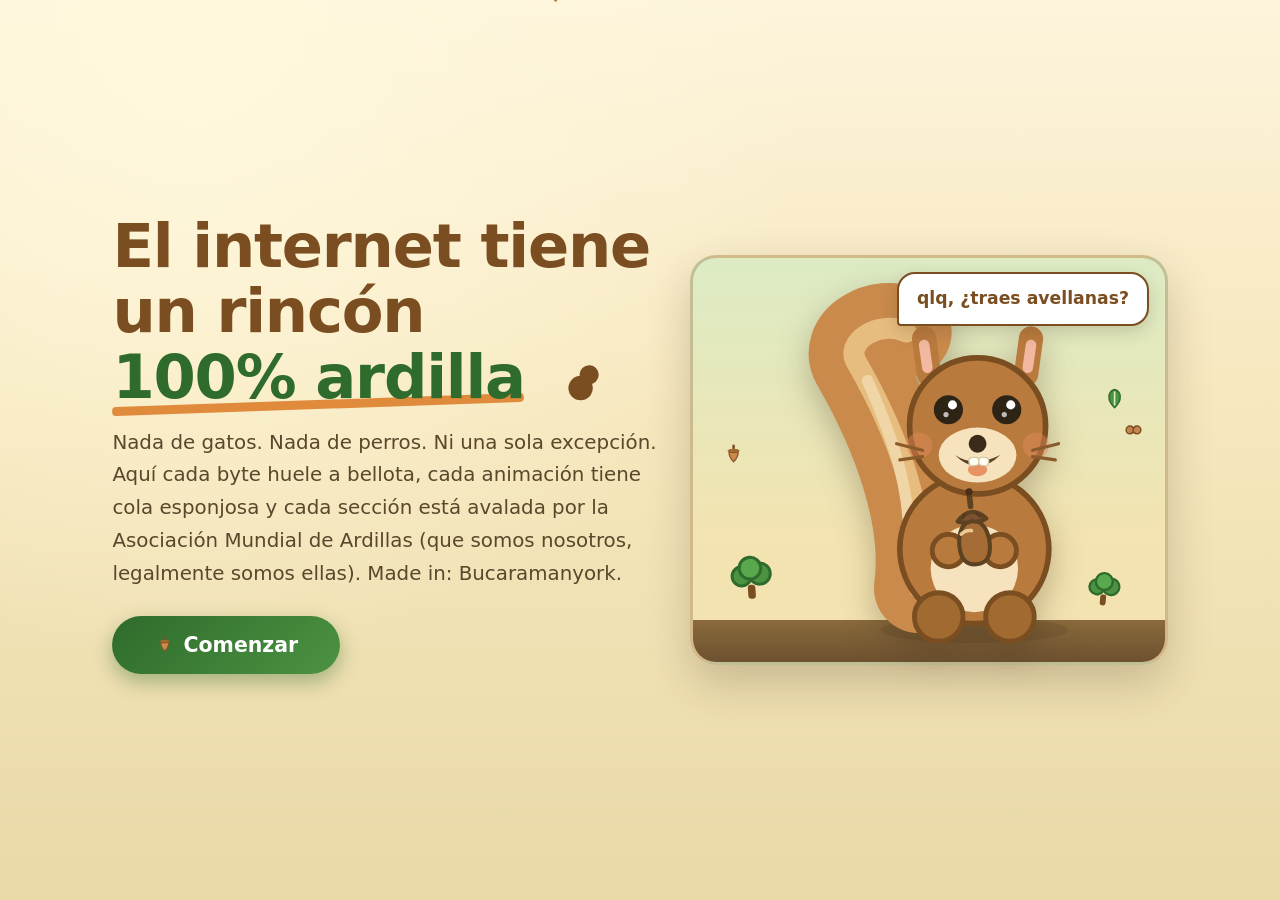
<file: index.html>
<!DOCTYPE html>
<html lang="es">
<head>
  <meta charset="UTF-8">
  <meta name="viewport" content="width=device-width, initial-scale=1.0">
  <title>La Madriguera Ardilla — el rincón 100% ardilla</title>
  <!-- favicon pixel art de Sara -->
  <link rel="icon" type="image/png" sizes="16x16" href="squirreeeel-favicon-16.png">
  <link rel="icon" type="image/png" sizes="32x32" href="squirreeeel-favicon-32.png">
  <link rel="icon" type="image/png" href="squirreeeel-favicon.png">
  <link rel="stylesheet" href="style.css">
</head>
<body class="escena-inicio">
  <span class="hoja-cae"><svg class='ico' aria-hidden='true'><use href='#i-hoja'/></svg></span><span class="hoja-cae"><svg class='ico' aria-hidden='true'><use href='#i-bellota'/></svg></span>
  <span class="hoja-cae"><svg class='ico' aria-hidden='true'><use href='#i-hoja-arce'/></svg></span><span class="hoja-cae"><svg class='ico' aria-hidden='true'><use href='#i-bellota'/></svg></span>
  <span class="hoja-cae"><svg class='ico' aria-hidden='true'><use href='#i-hoja'/></svg></span><span class="hoja-cae"><svg class='ico' aria-hidden='true'><use href='#i-hoja-arce'/></svg></span>

  <header>
    <nav>
      <a class="brand" href="index.html"><span class="logo-emoji"><svg class='ico' aria-hidden='true'><use href='#i-ardilla'/></svg></span> La Madriguera Ardilla</a>
      <a class="enlace" href="index.html">Inicio</a>
      <a class="enlace" href="datos.html">Datos</a>
      <a class="enlace" href="razas.html">Razas</a>
      <a class="enlace" href="comida.html">Comida</a>
      <a class="enlace" href="quiz.html">Quiz</a>
      <a class="enlace" href="juego.html">Juego</a>
    </nav>
    <div class="barra-scroll"><i id="barra"></i></div>
  </header>

  <main>
    <div id="escena-inicio">
    <section class="hero">
      <div class="revelar visible">
        <h1>El internet tiene un rincón <span class="subraya">100% ardilla</span> <svg class='ico' aria-hidden='true'><use href='#i-ardilla'/></svg></h1>
        <p class="texto-hero">
          Nada de gatos. Nada de perros. Ni una sola excepción. Aquí cada byte huele a
          bellota, cada animación tiene cola esponjosa y cada sección está avalada por
          la Asociación Mundial de Ardillas (que somos nosotros, legalmente somos ellas). Made in: Bucaramanyork.
        </p>
        <div class="botones">
          <button class="btn btn-verde" id="btn-comenzar"><span class="aguijon"><svg class='ico' aria-hidden='true'><use href='#i-bellota'/></svg></span> Comenzar</button>
        </div>
      </div>

      <div class="escena revelar visible">
        <span class="flotador" style="left:6%;bottom:46%;animation-delay:0.6s"><svg class='ico' aria-hidden='true'><use href='#i-bellota'/></svg></span>
        <span class="flotador" style="right:8%;top:30%;animation-delay:1.4s"><svg class='ico' aria-hidden='true'><use href='#i-hoja'/></svg></span>
        <span class="flotador" style="right:4%;bottom:52%;animation-delay:2s"><svg class='ico' aria-hidden='true'><use href='#i-cacahuete'/></svg></span>
        <span class="arbol"><svg class='ico' aria-hidden='true'><use href='#i-arbol'/></svg></span>
        <span class="arbol arbol2"><svg class='ico' aria-hidden='true'><use href='#i-arbol'/></svg></span>
        <div class="burbuja">qlq, ¿traes avellanas?</div>
                <svg class="mascota" viewBox="-5 0 210 228" xmlns="http://www.w3.org/2000/svg" role="img" aria-label="Ardilla mascota animada">
          <ellipse cx="128" cy="218" rx="58" ry="8" fill="#3a2a18" opacity="0.14"/>
          <g id="cola">
            <path d="M94 192 C 100 148 80 96 56 54 C 46 40 70 26 86 34" fill="none" stroke="#c98a4b" stroke-width="56" stroke-linecap="round"/>
            <path d="M94 192 C 100 148 80 96 56 54 C 46 40 70 26 86 34" fill="none" stroke="#e7bd7f" stroke-width="13" stroke-linecap="round"/>
            <path d="M87 170 C 90 134 78 100 62 64" fill="none" stroke="#f0d6a6" stroke-width="7" stroke-linecap="round"/>
          </g>
          <g id="cuerpo">
            <circle cx="128" cy="168" r="46" fill="#b97a3e" stroke="#7a4e21" stroke-width="3.5"/>
            <circle cx="128" cy="180" r="27" fill="#f6e3bd"/>
            <circle cx="106" cy="210" r="15" fill="#a06a30" stroke="#7a4e21" stroke-width="3"/>
            <circle cx="150" cy="210" r="15" fill="#a06a30" stroke="#7a4e21" stroke-width="3"/>
          </g>
          <g id="orejas">
            <path d="M100 60 L 97 38" stroke="#b97a3e" stroke-width="15" stroke-linecap="round" fill="none"/>
            <path d="M160 60 L 163 38" stroke="#b97a3e" stroke-width="15" stroke-linecap="round" fill="none"/>
            <path d="M99 56 L 97 42" stroke="#f2b8a0" stroke-width="6.5" stroke-linecap="round" fill="none"/>
            <path d="M161 56 L 163 42" stroke="#f2b8a0" stroke-width="6.5" stroke-linecap="round" fill="none"/>
          </g>
          <g id="cabeza">
            <circle cx="130" cy="92" r="42" fill="#b97a3e" stroke="#7a4e21" stroke-width="3.5"/>
            <ellipse cx="130" cy="110" rx="24" ry="17" fill="#f6e3bd"/>
            <circle cx="130" cy="103" r="5.5" fill="#3a2a18"/>
            <path d="M116 110 Q 128 118 144 110 Q 130 124 116 110 Z" fill="#5d4222"/>
            <ellipse cx="130" cy="119" rx="6" ry="4" fill="#e58a5a" opacity="0.9"/>
            <rect x="124.5" y="111.5" width="6" height="5" rx="1.8" fill="#fffdf4" stroke="#d8c9a8" stroke-width="0.8" transform="rotate(-5 127.5 111.5)"/>
            <rect x="131" y="111.5" width="6" height="5" rx="1.8" fill="#fffdf4" stroke="#d8c9a8" stroke-width="0.8" transform="rotate(5 134 111.5)"/>
            <g id="ojos">
              <circle cx="112" cy="82" r="9" fill="#2e2416"/>
              <circle cx="114.5" cy="79" r="2.8" fill="#fff"/>
              <circle cx="110.5" cy="85" r="1.6" fill="#fff" opacity="0.7"/>
              <circle cx="148" cy="82" r="9" fill="#2e2416"/>
              <circle cx="150.5" cy="79" r="2.8" fill="#fff"/>
              <circle cx="146.5" cy="85" r="1.6" fill="#fff" opacity="0.7"/>
            </g>
            <circle cx="94" cy="104" r="8" fill="#e58a5a" opacity="0.45"/>
            <circle cx="166" cy="104" r="8" fill="#e58a5a" opacity="0.45"/>
            <path d="M96 107 L 80 103 M96 111 L 82 113 M164 107 L 180 103 M164 111 L 178 113" stroke="#8a5a2b" stroke-width="2" fill="none" stroke-linecap="round"/>
          </g>
          <g id="brazos">
            <path d="M103 150 Q 101 164 113 169" stroke="#b97a3e" stroke-width="12" fill="none" stroke-linecap="round"/>
            <path d="M153 150 Q 155 164 143 169" stroke="#b97a3e" stroke-width="12" fill="none" stroke-linecap="round"/>
            <circle cx="112" cy="169" r="10" fill="#b97a3e" stroke="#7a4e21" stroke-width="3"/>
            <circle cx="144" cy="169" r="10" fill="#b97a3e" stroke="#7a4e21" stroke-width="3"/>
            <g transform="rotate(-6 128 164)">
              <path d="M128 150 C 117 152 117 170 121 174.5 C 124 178.5 132 178.5 135 174.5 C 139 170 139 152 128 150 Z" fill="#a56d35" stroke="#5d4222" stroke-width="2.5" stroke-linejoin="round"/>
              <path d="M119 150 Q 128 140 137 150 Q 131.5 152.5 128 150.5 Q 124.5 152.5 119 150 Z" fill="#7a5230" stroke="#5d4222" stroke-width="2.5" stroke-linejoin="round"/>
              <path d="M128 141.5 L 128 133" stroke="#5d4222" stroke-width="3.5" stroke-linecap="round"/>
              <circle cx="128" cy="132.5" r="2.2" fill="#4a2f15"/>
              <path d="M122 149 L 124.5 146 M133.5 149 L 131 146" stroke="#4a2f15" stroke-width="1.5" opacity="0.5"/>
              <path d="M120.5 158 Q 123.5 155.5 127 156.5" stroke="#f0cd9a" stroke-width="2.2" fill="none" stroke-linecap="round" opacity="0.95"/>
            </g>
          </g>
        </svg>
      </div>
    </section>
    </div>

    <div id="escena-mapa" hidden>

    <svg xmlns="http://www.w3.org/2000/svg" style="display:none" aria-hidden="true"><defs><symbol id="i-trofeo" viewBox="0 0 24 24"><path d="M7 3.6 H17 V8 C17 12 14 14.6 12 14.6 C10 14.6 7 12 7 8 Z" fill="#e8b34b" stroke="#9a6b1f" stroke-width="1.6" stroke-linejoin="round"/><path d="M7 5 H4.2 V8 C4.2 10.6 5.8 12.4 7.6 12.8 M17 5 H19.8 V8 C19.8 10.6 18.2 12.4 16.4 12.8" fill="none" stroke="#d99c2b" stroke-width="1.7" stroke-linecap="round"/><path d="M12 14.6 V18.4 M8.6 20.4 H15.4 M12 18.4 L12 20.4" stroke="#c98a4b" stroke-width="2" stroke-linecap="round" fill="none"/></symbol><symbol id="i-matraz" viewBox="0 0 24 24"><path d="M9.6 3.4 H14.4 M11.2 3.4 V8 L14.6 20.6 C14.9 21.4 14.4 22 13.5 22 H10.5 C9.6 22 9.1 21.4 9.4 20.6 L12.8 8" fill="none" stroke="#3f7fb8" stroke-width="1.8" stroke-linecap="round" stroke-linejoin="round"/><path d="M9.2 15.4 H14.8" stroke="#57b1e8" stroke-width="2" stroke-linecap="round"/><path d="M14.8 12.2 H11.2" stroke="#57b1e8" stroke-width="1.6" stroke-linecap="round"/><circle cx="13.6" cy="18.6" r="1.1" fill="#8fd0f2"/></symbol><symbol id="i-candado" viewBox="0 0 24 24"><rect x="5.4" y="10.4" width="13.2" height="9.6" rx="2.4" fill="#a06a30" stroke="#7a4e21" stroke-width="1.6"/><path d="M8 10.4 V8.4 C8 5.8 9.8 4.2 12 4.2 C14.2 4.2 16 5.8 16 8.4 V10.4" fill="none" stroke="#7a4e21" stroke-width="2" stroke-linecap="round"/><circle cx="12" cy="14.6" r="1.7" fill="#fff6dd"/><path d="M12 16.2 V18" stroke="#7a4e21" stroke-width="1.8" stroke-linecap="round"/></symbol><symbol id="i-quiz" viewBox="0 0 24 24"><path d="M8.6 8.8 C 8.6 6.2 10.2 4.8 12 4.8 C 13.9 4.8 15.5 6.3 15.5 8.4 C 15.5 10.4 14.6 11.3 13.2 12.4 C 11.8 13.5 11.6 14.3 11.6 15.6 L 11.6 16.2" fill="none" stroke="#3f2d18" stroke-width="2.6" stroke-linecap="round"/><circle cx="12" cy="19.4" r="1.4" fill="#3f2d18"/></symbol></defs></svg>

    <div class="mapa-bosque revelar" id="mapa">
      <span class="motivo-map" style="left:47%;top:3%"><svg class='ico' aria-hidden='true'><use href='#i-hoja-arce'/></svg></span>
      <span class="motivo-map" style="left:91%;top:58%"><svg class='ico' aria-hidden='true'><use href='#i-cacahuete'/></svg></span>
      <span class="motivo-map" style="left:7%;top:76%"><svg class='ico' aria-hidden='true'><use href='#i-hoja'/></svg></span>

      <div class="zona" id="zona-madriguera" style="left:5%;top:13%">
        <a href="#top">
          <span class="zona-ico"><svg class='ico' aria-hidden='true'><use href='#i-ardilla'/></svg></span>
          <span class="zona-nombre">La madriguera</span>
          <span class="zona-tag">información</span>
        </a>
      </div>
      <div class="zona" style="left:30%;top:6%">
        <a href="datos.html">
          <span class="zona-ico"><svg class='ico' aria-hidden='true'><use href='#i-arbol'/></svg></span>
          <span class="zona-nombre">El gran roble</span>
          <span class="zona-tag">curiosidades</span>
        </a>
      </div>
      <div class="zona" style="left:57%;top:20%">
        <a href="juego.html">
          <span class="zona-ico"><svg class='ico' aria-hidden='true'><use href='#i-hoja'/></svg></span>
          <span class="zona-nombre">El claro</span>
          <span class="zona-tag">minijuegos</span>
        </a>
      </div>
      <div class="zona" style="left:80%;top:8%">
        <a href="comida.html">
          <span class="zona-ico"><svg class='ico' aria-hidden='true'><use href='#i-hoja-arce'/></svg></span>
          <span class="zona-nombre">Biblioteca del bosque</span>
          <span class="zona-tag">guía práctica</span>
        </a>
      </div>
      <div class="zona" style="left:10%;top:40%">
        <a href="razas.html">
          <span class="zona-ico"><svg class='ico' aria-hidden='true'><use href='#i-mundo'/></svg></span>
          <span class="zona-nombre">Zona de ardillas</span>
          <span class="zona-tag">especies</span>
        </a>
      </div>
      <div class="zona" data-llave="alijo" style="left:38%;top:56%">
        <a href="coleccion.html">
          <span class="zona-ico"><svg class='ico' aria-hidden='true'><use href='#i-bellota'/></svg></span>
          <span class="zona-nombre">Almacén de bellotas</span>
          <span class="zona-tag">colección</span>
        </a>
      </div>
      <div class="zona" data-llave="copa" style="left:63%;top:48%">
        <a href="campeones.html">
          <span class="zona-ico"><svg class='ico' aria-hidden='true'><use href='#i-trofeo'/></svg></span>
          <span class="zona-nombre">Rincón de campeones</span>
          <span class="zona-tag">puntuaciones</span>
        </a>
      </div>
      <div class="zona" data-llave="lab6" style="left:45%;top:82%">
        <a href="laboratorio.html">
          <span class="zona-ico"><svg class='ico' aria-hidden='true'><use href='#i-matraz'/></svg></span>
          <span class="zona-nombre">El laboratorio</span>
          <span class="zona-tag">ciencia</span>
        </a>
      </div>
      <div class="zona" style="left:74%;top:30%">
        <a href="quiz.html">
          <span class="zona-ico"><svg class='ico' aria-hidden='true'><use href='#i-quiz'/></svg></span>
          <span class="zona-nombre">El interrogatorio</span>
          <span class="zona-tag">quiz</span>
        </a>
      </div>

      <div class="mapa-aviso" id="mapa-aviso" role="status"></div>
    </div>
    </div>
  </main>

  <button class="volver-arriba" id="arriba" title="Subir"><svg class='ico' aria-hidden='true'><use href='#i-subir'/></svg></button>

  <svg xmlns="http://www.w3.org/2000/svg" style="display:none" aria-hidden="true"><defs><symbol id="i-ardilla" viewBox="0 0 24 24"><path d="M5.2 20 C 2.6 13, 8 5.2, 13.4 7.6 C 15.9 8.7, 16.2 12.2, 13.6 13.4" fill="none" stroke-width="5" stroke-linecap="round"/><circle cx="13.4" cy="16.2" r="4.6"/><circle cx="16.6" cy="11.2" r="3.6"/><path d="M15.6 8.2 Q15.3 5.6 16.6 4.6" fill="none" stroke-width="2.2" stroke-linecap="round"/><circle cx="18.2" cy="10.6" r="1"/></symbol><symbol id="i-bellota" viewBox="0 0 24 24"><path d="M12 6.6 V3.6" stroke="#7a4e21" stroke-width="2.4" stroke-linecap="round" fill="none"/><path d="M6.2 8.6 C 6.4 5.6, 17.6 5.6, 17.8 8.6 C 14.8 9.7, 9.2 9.7, 6.2 8.6 Z" fill="#a06a30"/><path d="M7.6 9.4 C 7.6 12.5, 9.4 16.6, 12 18.9 C 14.6 16.6, 16.4 12.5, 16.4 9.4 C 14.6 10, 9.4 10, 7.6 9.4 Z" fill="#c98a4b" stroke="#8a5426" stroke-width="1.2"/></symbol><symbol id="i-cacahuete" viewBox="0 0 24 24"><circle cx="8.6" cy="11.4" r="3.7" fill="#c4864f" stroke="#7a4e21" stroke-width="1.4"/><circle cx="15.2" cy="11.4" r="3.7" fill="#c4864f" stroke="#7a4e21" stroke-width="1.4"/><path d="M10.2 8.2 C 10.8 9.8, 13 9.8, 13.6 8.2" fill="none" stroke="#7a4e21" stroke-width="1.2"/><path d="M10.2 14.6 C 10.8 13, 13 13, 13.6 14.6" fill="none" stroke="#7a4e21" stroke-width="1.2"/></symbol><symbol id="i-hoja" viewBox="0 0 24 24"><path d="M12 3.4 C 5.6 5.2, 4.2 13.6, 12 20.6 C 19.8 13.6, 18.4 5.2, 12 3.4 Z" fill="#4c9341" stroke="#2f6b2c" stroke-width="1.4"/><path d="M12 5.8 V18.2" stroke="#dcebc4" stroke-width="1.5" stroke-linecap="round" fill="none"/></symbol><symbol id="i-hoja-arce" viewBox="0 0 24 24"><g transform="rotate(-6 12 10)"><path d="M12 2.8 L14.4 7.4 L19.8 7.2 L15.8 10.6 L18.2 16 L12 13.2 L5.8 16 L8.2 10.6 L4.2 7.2 L9.6 7.4 Z" fill="#e08a3c" stroke="#b96a22" stroke-width="1.3" stroke-linejoin="round"/></g><path d="M12 13.2 V19.8" stroke="#a06a30" stroke-width="2.2" stroke-linecap="round" fill="none"/></symbol><symbol id="i-arbol" viewBox="0 0 24 24"><rect x="10.5" y="13" width="3" height="5.6" rx="1.3" fill="#7a4e21"/><circle cx="8.4" cy="9.4" r="3.8" fill="#4c9341" stroke="#2f6b2c" stroke-width="1.2"/><circle cx="15.6" cy="8.8" r="4.2" fill="#4c9341" stroke="#2f6b2c" stroke-width="1.2"/><circle cx="11.9" cy="6.4" r="4.3" fill="#5aa84d" stroke="#2f6b2c" stroke-width="1.2"/></symbol><symbol id="i-pino" viewBox="0 0 24 24"><path d="M12 2.6 L3.6 10.4 H20.4 Z" fill="#4c9341" stroke="#2f6b2c" stroke-width="1.2" stroke-linejoin="round"/><path d="M12 8.4 L3.2 16.4 H20.8 Z" fill="#4c9341" stroke="#2f6b2c" stroke-width="1.2" stroke-linejoin="round"/><rect x="10.3" y="15.8" width="3.4" height="5" rx="1.3" fill="#7a4e21"/></symbol><symbol id="i-seta" viewBox="0 0 24 24"><path d="M4.6 9.4 C 4.6 4.6, 19.4 4.6, 19.4 9.4 C 16.4 10.8, 7.6 10.8, 4.6 9.4 Z" fill="#b1522e" stroke="#8a3c1e" stroke-width="1.3"/><circle cx="9.2" cy="6.8" r="1.4" fill="#f6e3bd"/><circle cx="14.8" cy="7.4" r="1.3" fill="#f6e3bd"/><rect x="10.2" y="9.4" width="3.6" height="7.6" rx="1.7" fill="#f6e3bd" stroke="#d8c19a" stroke-width="1.1"/></symbol><symbol id="i-parapente" viewBox="0 0 24 24"><path d="M4 7.4 C 4 2.8, 20 2.8, 20 7.4 C 13.8 5.2, 10.2 5.2, 4 7.4 Z" fill="#e08a3c" stroke="#b96a22" stroke-width="1.2"/><path d="M5.8 7.4 L9.4 12.4 M18.2 7.4 L14.6 12.4" fill="none" stroke="#7a4e21" stroke-width="1.5"/><path d="M14.6 14 C 16 13.4, 16.6 12, 16 10.8" fill="none" stroke="#b97a3e" stroke-width="2.2" stroke-linecap="round"/><circle cx="12" cy="14.8" r="2.7" fill="#b97a3e"/><circle cx="12" cy="11.9" r="2" fill="#b97a3e"/></symbol><symbol id="i-huella" viewBox="0 0 24 24"><circle cx="4.8" cy="9" r="1.8" fill="#7a4e21"/><circle cx="9.4" cy="7.8" r="1.8" fill="#7a4e21"/><circle cx="13.8" cy="7.8" r="1.8" fill="#7a4e21"/><circle cx="18.4" cy="9" r="1.8" fill="#7a4e21"/><ellipse cx="11.8" cy="16.6" rx="5" ry="4" fill="#7a4e21"/></symbol><symbol id="i-rama" viewBox="0 0 24 24"><path d="M3.4 19.4 C 9 15.4, 15 12.4, 21.4 8.6" fill="none" stroke="#7a4e21" stroke-width="2.6" stroke-linecap="round"/><ellipse cx="9.4" cy="13.4" rx="3.2" ry="1.7" transform="rotate(-38 9.4 13.4)" fill="#4c9341"/><ellipse cx="15.8" cy="10.4" rx="3.4" ry="1.8" transform="rotate(-28 15.8 10.4)" fill="#4c9341"/><ellipse cx="18.8" cy="8.8" rx="2.7" ry="1.5" transform="rotate(-22 18.8 8.8)" fill="#7db356"/></symbol><symbol id="i-brote" viewBox="0 0 24 24"><path d="M12 18.6 V8.6" stroke="#2f6b2c" stroke-width="2.2" stroke-linecap="round" fill="none"/><ellipse cx="7.6" cy="7" rx="3" ry="1.7" transform="rotate(-30 7.6 7)" fill="#4c9341"/><ellipse cx="16.2" cy="8.4" rx="3.2" ry="1.8" transform="rotate(25 16.2 8.4)" fill="#7db356"/><path d="M8.8 20.6 H15.2" stroke="#a06a30" stroke-width="2" stroke-linecap="round"/></symbol><symbol id="i-mundo" viewBox="0 0 24 24"><circle cx="12" cy="12" r="8.6" fill="none" stroke="#4c9341" stroke-width="2.4"/><ellipse cx="12" cy="12" rx="3.4" ry="8.4" fill="none" stroke="#4c9341" stroke-width="1.5"/><path d="M4.4 12 H19.6" stroke="#4c9341" stroke-width="1.8"/></symbol><symbol id="i-corazon" viewBox="0 0 24 24"><path d="M12 19.8 C 4.2 14.2, 2.6 7.8, 6.6 5.6 C 9 4.2, 12 6, 12 8.4 C 12 6, 15 4.2, 17.4 5.6 C 21.4 7.8, 19.8 14.2, 12 19.8 Z" fill="#d9613f"/></symbol><symbol id="i-copo" viewBox="0 0 24 24"><path d="M12 2.4 V21.6 M2.4 12 H21.6 M5.4 5.4 L18.6 18.6 M18.6 5.4 L5.4 18.6" fill="none" stroke="#9cc4d8" stroke-width="2.2" stroke-linecap="round"/></symbol><symbol id="i-gota" viewBox="0 0 24 24"><path d="M12 2.6 C 16.8 9.2, 19 13.4, 19 15.8 C 19 19, 15.9 21.4, 12 21.4 C 8.1 21.4, 5 19, 5 15.8 C 5 13.4, 7.2 9.2, 12 2.6 Z" fill="#8fb4c8" stroke="#5f8ca6" stroke-width="1.3"/><path d="M7.4 17.8 C 7.4 15.6, 9 13.4, 11.4 13" fill="none" stroke="#eaf4fa" stroke-width="1.5" stroke-linecap="round"/></symbol><symbol id="i-flor" viewBox="0 0 24 24"><circle cx="12" cy="6.6" r="2.7" fill="#ffd37a"/><circle cx="6.9" cy="13.7" r="2.7" fill="#ffd37a"/><circle cx="6.9" cy="10.3" r="2.7" fill="#ffd37a"/><circle cx="17.1" cy="10.3" r="2.7" fill="#ffd37a"/><circle cx="17.1" cy="13.7" r="2.7" fill="#ffd37a"/><circle cx="12" cy="12" r="2.9" fill="#e08a3c"/></symbol><symbol id="i-diente" viewBox="0 0 24 24"><path d="M7 6.4 C 7 4.2, 17 4.2, 17 6.4 L 17.2 11 C 16.4 13.8, 14.6 15.6, 13.4 18.4 L 12 15.2 L 10.6 18.4 C 9.4 15.6, 7.6 13.8, 6.8 11 Z" fill="#faf3dd" stroke="#d8c9a8" stroke-width="1.4"/></symbol><symbol id="i-cola" viewBox="0 0 24 24"><path d="M5.6 19.6 C 3.2 13.6, 7.6 7.6, 13 9.2 C 16.6 10.2, 17.6 14.4, 14.8 16.6" fill="none" stroke="#b97a3e" stroke-width="4.4" stroke-linecap="round"/></symbol><symbol id="i-tableta" viewBox="0 0 24 24"><rect x="3.6" y="6.6" width="16.8" height="10.8" rx="2.2" fill="#9a6a34" stroke="#7a4e21" stroke-width="1.4"/><path d="M9 7.2 V16.8 M15 7.2 V16.8 M3.6 12 H20.4" stroke="#7a4e21" stroke-width="1.1"/></symbol><symbol id="i-aviso" viewBox="0 0 24 24"><path d="M12 3.4 L22 19.8 H2 Z" fill="#e08a3c" stroke="#b96a22" stroke-width="1.4" stroke-linejoin="round"/><rect x="10.9" y="8.6" width="2.2" height="5.4" rx="1.1" fill="#fff8e0"/><circle cx="12" cy="16.6" r="1.3" fill="#fff8e0"/></symbol><symbol id="i-si" viewBox="0 0 24 24"><path d="M4.8 12.6 L10 18 L19.2 6" fill="none" stroke="#2f6b2c" stroke-width="3.4" stroke-linecap="round" stroke-linejoin="round"/></symbol><symbol id="i-no" viewBox="0 0 24 24"><path d="M6.6 6.6 L17.4 17.4 M17.4 6.6 L6.6 17.4" fill="none" stroke="#d9613f" stroke-width="3.4" stroke-linecap="round"/></symbol><symbol id="i-subir" viewBox="0 0 24 24"><path d="M12 3.2 L3.8 11.4 H7.4 V16.6 H16.6 V11.4 H20.2 Z"/></symbol><symbol id="i-flecha" viewBox="0 0 24 24"><path d="M3.4 12 H15.6 M10.4 6.8 L15.6 12 L10.4 17.2" fill="none" stroke-width="3" stroke-linecap="round" stroke-linejoin="round"/></symbol><symbol id="i-viento" viewBox="0 0 24 24"><path d="M4.4 7.6 Q 8 7.4 9.2 6 M3.2 12 Q 8.6 12 10.6 10.6 M5.2 16.4 Q 10.6 16.6 12.8 15.2" fill="none" stroke-width="2.4" stroke-linecap="round"/></symbol><symbol id="i-roja" viewBox="0 0 24 24"><path d="M5.2 20 C 2.6 13, 8 5.2, 13.4 7.6 C 15.9 8.7, 16.2 12.2, 13.6 13.4" fill="none" stroke="#b1522e" stroke-width="5" stroke-linecap="round"/><circle cx="13.4" cy="16.2" r="4.6" fill="#b1522e" stroke="#8a4a24" stroke-width="1.3"/><circle cx="13.4" cy="17.6" r="2.8" fill="#f6e3bd"/><circle cx="16.6" cy="11.2" r="3.6" fill="#b1522e" stroke="#8a4a24" stroke-width="1.3"/><path d="M15.6 8.2 Q15.3 5.6 16.6 4.6" fill="none" stroke="#b1522e" stroke-width="2.2" stroke-linecap="round"/><circle cx="18.2" cy="10.6" r="1" fill="#3a2a18"/><circle cx="20" cy="11.9" r="0.85" fill="#3a2a18"/></symbol><symbol id="i-gris" viewBox="0 0 24 24"><path d="M5.2 20 C 2.6 13, 8 5.2, 13.4 7.6 C 15.9 8.7, 16.2 12.2, 13.6 13.4" fill="none" stroke="#7d848e" stroke-width="5" stroke-linecap="round"/><circle cx="13.4" cy="16.2" r="4.6" fill="#7d848e" stroke="#5d636d" stroke-width="1.3"/><circle cx="13.4" cy="17.6" r="2.8" fill="#efeee7"/><circle cx="16.6" cy="11.2" r="3.6" fill="#7d848e" stroke="#5d636d" stroke-width="1.3"/><path d="M15.6 8.2 Q15.3 5.6 16.6 4.6" fill="none" stroke="#7d848e" stroke-width="2.2" stroke-linecap="round"/><circle cx="18.2" cy="10.6" r="1" fill="#3a2a18"/><circle cx="20" cy="11.9" r="0.85" fill="#3a2a18"/></symbol><symbol id="i-voladora" viewBox="0 0 24 24"><path d="M5.2 20 C 2.6 13, 8 5.2, 13.4 7.6 C 15.9 8.7, 16.2 12.2, 13.6 13.4" fill="none" stroke="#6b4f3a" stroke-width="5" stroke-linecap="round"/><circle cx="13.4" cy="16.2" r="4.6" fill="#6b4f3a" stroke="#4a3a28" stroke-width="1.3"/><circle cx="13.4" cy="17.6" r="2.8" fill="#eadcb9"/><circle cx="16.6" cy="11.2" r="3.6" fill="#6b4f3a" stroke="#4a3a28" stroke-width="1.3"/><path d="M15.6 8.2 Q15.3 5.6 16.6 4.6" fill="none" stroke="#6b4f3a" stroke-width="2.2" stroke-linecap="round"/><circle cx="18.2" cy="10.6" r="1" fill="#3a2a18"/><circle cx="20" cy="11.9" r="0.85" fill="#3a2a18"/><path d="M13.2 13.2 C 17 13.8, 18.8 15.8, 19 19" fill="none" stroke="#b97a3e" stroke-width="3.6" stroke-linecap="round"/></symbol><symbol id="i-tierra" viewBox="0 0 24 24"><path d="M5.2 20 C 2.6 13, 8 5.2, 13.4 7.6 C 15.9 8.7, 16.2 12.2, 13.6 13.4" fill="none" stroke="#a06a30" stroke-width="5" stroke-linecap="round"/><circle cx="13.4" cy="16.2" r="4.6" fill="#a06a30" stroke="#7a4e21" stroke-width="1.3"/><circle cx="13.4" cy="17.6" r="2.8" fill="#e8d9b0"/><circle cx="16.6" cy="11.2" r="3.6" fill="#a06a30" stroke="#7a4e21" stroke-width="1.3"/><path d="M15.6 8.2 Q15.3 5.6 16.6 4.6" fill="none" stroke="#a06a30" stroke-width="2.2" stroke-linecap="round"/><circle cx="18.2" cy="10.6" r="1" fill="#3a2a18"/><circle cx="20" cy="11.9" r="0.85" fill="#3a2a18"/></symbol><symbol id="i-negra" viewBox="0 0 24 24"><path d="M5.2 20 C 2.6 13, 8 5.2, 13.4 7.6 C 15.9 8.7, 16.2 12.2, 13.6 13.4" fill="none" stroke="#3b3b44" stroke-width="5" stroke-linecap="round"/><circle cx="13.4" cy="16.2" r="4.6" fill="#3b3b44" stroke="#20202a" stroke-width="1.3"/><circle cx="13.4" cy="17.6" r="2.8" fill="#5a5a63"/><circle cx="16.6" cy="11.2" r="3.6" fill="#3b3b44" stroke="#20202a" stroke-width="1.3"/><path d="M15.6 8.2 Q15.3 5.6 16.6 4.6" fill="none" stroke="#3b3b44" stroke-width="2.2" stroke-linecap="round"/><circle cx="18.2" cy="10.6" r="1" fill="#c9c9d2"/><circle cx="20" cy="11.9" r="0.85" fill="#c9c9d2"/></symbol><symbol id="i-prevost" viewBox="0 0 24 24"><path d="M5.2 20 C 2.6 13, 8 5.2, 13.4 7.6 C 15.9 8.7, 16.2 12.2, 13.6 13.4" fill="none" stroke="#1f1f26" stroke-width="5" stroke-linecap="round"/><circle cx="13.4" cy="16.2" r="4.6" fill="#1f1f26" stroke="#111118" stroke-width="1.3"/><circle cx="13.4" cy="17.6" r="2.8" fill="#e08a3c"/><circle cx="16.6" cy="11.2" r="3.6" fill="#1f1f26" stroke="#111118" stroke-width="1.3"/><path d="M15.6 8.2 Q15.3 5.6 16.6 4.6" fill="none" stroke="#1f1f26" stroke-width="2.2" stroke-linecap="round"/><circle cx="18.2" cy="10.6" r="1" fill="#0e0e14"/><circle cx="20" cy="11.9" r="0.85" fill="#0e0e14"/><ellipse cx="17.9" cy="11.6" rx="1.9" ry="2.1" fill="#f6e3bd"/></symbol></defs></svg>
  <script>
    /* Barra de progreso de scroll */
    const barra = document.getElementById("barra");
    addEventListener("scroll", () => {
      const h = document.documentElement;
      barra.style.width = (h.scrollTop / (h.scrollHeight - h.clientHeight) * 100) + "%";
      document.getElementById("arriba").classList.toggle("visible", h.scrollTop > 600);
    }, { passive: true });
    document.getElementById("arriba").onclick = () => scrollTo({ top: 0, behavior: "smooth" });

    /* Reveal en scroll */
    const obs = new IntersectionObserver((es) => {
      es.forEach(e => { if (e.isIntersecting) { e.target.classList.add("visible"); obs.unobserve(e.target); } });
    }, { threshold: 0.15 });
    document.querySelectorAll(".revelar").forEach(el => obs.observe(el));

    /* Escenas: la portada sube la puerta y el bosque ocupa toda la pantalla */
    function cambiar() {
      document.body.classList.remove("escena-inicio", "saliendo");
      document.body.classList.add("ver-mapa");
      const portada = document.getElementById("escena-inicio");
      portada.hidden = true;
      portada.classList.remove("listilla");
      const m = document.getElementById("escena-mapa");
      m.classList.remove("saliendo", "entrando");
      m.hidden = false;
      m.classList.add("entrando");
      scrollTo(0, 0);
      document.querySelectorAll("#escena-mapa .revelar").forEach(el => obs.observe(el));
    }
    function comenzar() {
      if (document.body.classList.contains("saliendo")) return;
      document.body.classList.add("saliendo");
      setTimeout(cambiar, 430);
    }
    function volverPortada() {
      const m = document.getElementById("escena-mapa");
      document.body.classList.add("escena-inicio");
      document.body.classList.remove("ver-mapa");
      document.getElementById("escena-inicio").classList.add("listilla");
      m.classList.add("saliendo");
      document.querySelectorAll("#escena-mapa .revelar").forEach(el => obs.unobserve(el));
      setTimeout(() => {
        m.hidden = true;
        m.classList.remove("saliendo", "entrando");
        document.getElementById("escena-inicio").hidden = false;
      }, 330);
    }
    document.getElementById("btn-comenzar").addEventListener("click", comenzar);
    document.getElementById("zona-madriguera").querySelector("a").addEventListener("click", e => {
      e.preventDefault();
      volverPortada();
    });
    if (new URLSearchParams(location.search).get("mapa") === "1") {
      history.replaceState(null, "", location.pathname);
      cambiar();
    }

    /* --- Mapa del bosque: lugares bloqueados --- */
    const PROG = JSON.parse(localStorage.getItem("ardilla_progreso") || "{}");
    const aviso = document.getElementById("mapa-aviso");
    const PISTA = {
      alijo: "Este almacén está cerrado con llave. Juega una partida de La Gran Recolecta para llenarlo y abrirlo.",
      copa: "Aquí se celebran campeones. Termina el gran quiz para abrir el rincón.",
      lab6: "El laboratorio solo se abre con curiosidad pura: pulsa botones en el Gran Roble seis veces y la ciencia abrirá paso."
    };
    document.querySelectorAll(".zona").forEach(z => {
      const k = z.dataset.llave;
      if (!k) return;
      const abierto = k === "lab6" ? (PROG.lab || 0) >= 6 : !!PROG[k];
      if (!abierto) {
        z.classList.add("bloqueada");
        z.querySelector(".zona-ico").insertAdjacentHTML("beforeend", "<svg class='candado' aria-hidden='true'><use href='#i-candado'/></svg>");
        z.querySelector("a").addEventListener("click", e => {
          e.preventDefault();
          aviso.textContent = PISTA[k] || "Lugar cerrado.";
          aviso.classList.add("visible");
          clearTimeout(aviso._t);
          aviso._t = setTimeout(() => aviso.classList.remove("visible"), 4200);
        });
      }
    });
  </script>
</body>
</html>
</file>
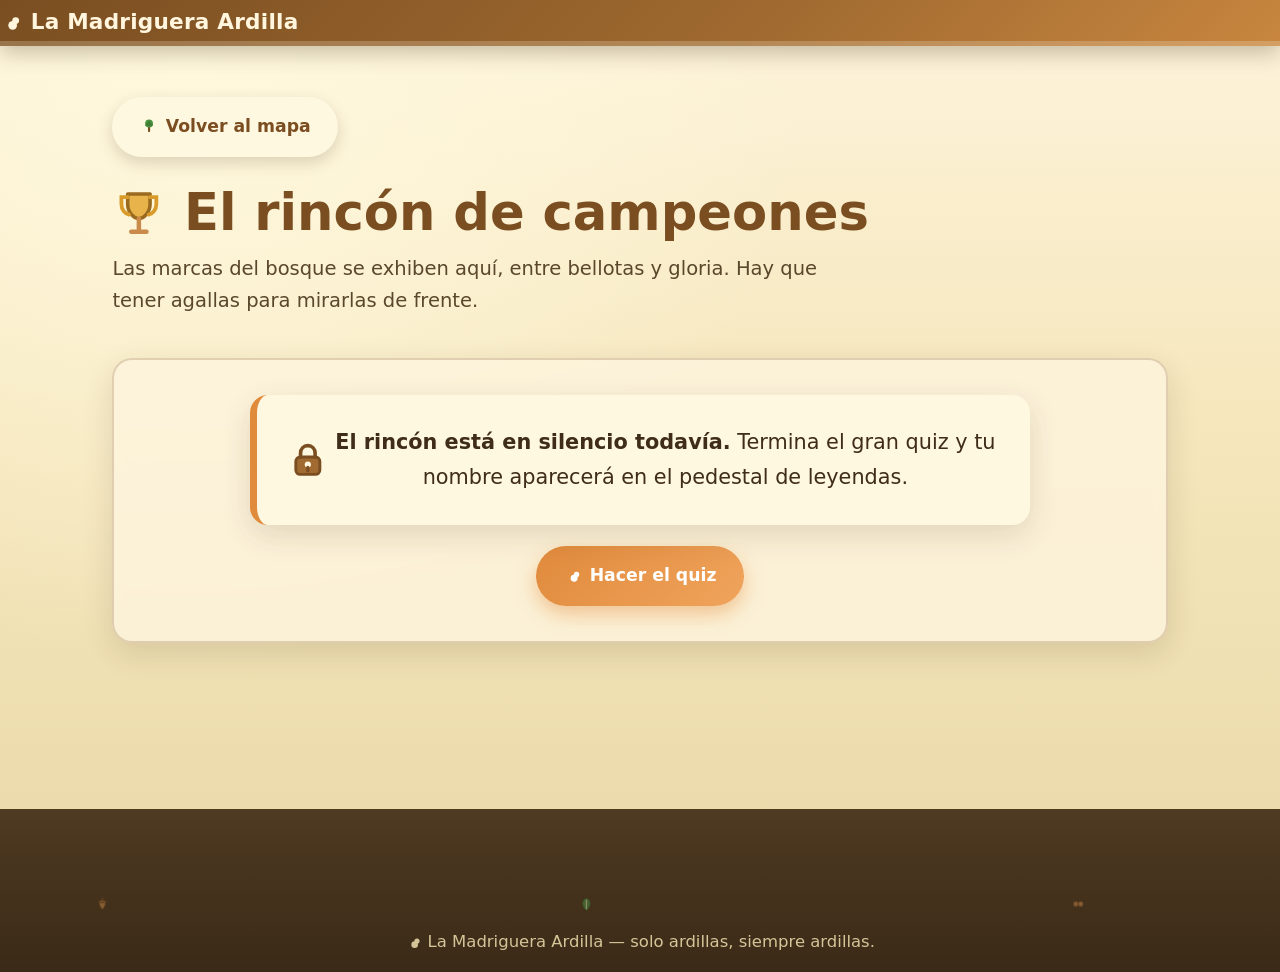
<file: campeones.html>
<!DOCTYPE html>
<html lang="es">
<head>
  <meta charset="UTF-8">
  <meta name="viewport" content="width=device-width, initial-scale=1.0">
  <title>El rincón de campeones — La Madriguera Ardilla</title>
  <link rel="icon" type="image/png" sizes="16x16" href="squirreeeel-favicon-16.png">
  <link rel="icon" type="image/png" sizes="32x32" href="squirreeeel-favicon-32.png">
  <link rel="icon" type="image/png" href="squirreeeel-favicon.png">
  <link rel="stylesheet" href="style.css">
</head>
<body>
  <span class="hoja-cae"><svg class='ico' aria-hidden='true'><use href='#i-hoja'/></svg></span><span class="hoja-cae"><svg class='ico' aria-hidden='true'><use href='#i-bellota'/></svg></span>
  <span class="hoja-cae"><svg class='ico' aria-hidden='true'><use href='#i-hoja-arce'/></svg></span><span class="hoja-cae"><svg class='ico' aria-hidden='true'><use href='#i-bellota'/></svg></span>
  <span class="hoja-cae"><svg class='ico' aria-hidden='true'><use href='#i-hoja'/></svg></span><span class="hoja-cae"><svg class='ico' aria-hidden='true'><use href='#i-hoja-arce'/></svg></span>

  <header>
      <a class="brand" href="index.html?mapa=1"><span class="logo-emoji"><svg class='ico' aria-hidden='true'><use href='#i-ardilla'/></svg></span> La Madriguera Ardilla</a>
    <div class="barra-scroll"><i id="barra"></i></div>
  </header>

  <main>
    <a class="btn btn-crema btn-volver" href="index.html?mapa=1"><span class="aguijon"><svg class='ico' aria-hidden='true'><use href='#i-arbol'/></svg></span> Volver al mapa</a>
    <h1 class="titulo-pagina"><svg class='ico' aria-hidden='true'><use href='#i-trofeo'/></svg> El rincón de campeones</h1>
    <p class="sub-pagina">Las marcas del bosque se exhiben aquí, entre bellotas y gloria. Hay que tener agallas para mirarlas de frente.</p>

    <div class="panel centrado" id="testigo" hidden>
      <div class="tarjeton-dato">
        <span style="font-size:2.6rem"><svg class='ico' aria-hidden='true'><use href='#i-candado'/></svg></span>
        <span><strong>El rincón está en silencio todavía.</strong> Termina el gran quiz y tu nombre aparecerá en el pedestal de leyendas.</span>
      </div>
      <div class="botones" style="margin-top:1.2rem">
        <a class="btn btn-naranja" href="quiz.html"><span class="aguijon"><svg class='ico' aria-hidden='true'><use href='#i-ardilla'/></svg></span> Hacer el quiz</a>
      </div>
    </div>

    <div id="pedestal" hidden>
      <div class="stats">
        <div class="stat"><div class="num"><span id="c-record">0</span></div><div class="rotulo">récord de la Gran Recolecta</div></div>
        <div class="stat"><div class="num"><span id="c-quiz">0</span><em>/8</em></div><div class="rotulo">mejor puntaje del gran quiz</div></div>
        <div class="stat"><div class="num"><span id="c-bellotas">0</span></div><div class="rotulo">bellotas de por vida (colección)</div></div>
      </div>
      <div class="botones" style="margin-top:1.8rem">
        <a class="btn btn-verde" href="juego.html"><span class="aguijon"><svg class='ico' aria-hidden='true'><use href='#i-bellota'/></svg></span> Batir el récord</a>
        <a class="btn btn-naranja" href="quiz.html"><span class="aguijon"><svg class='ico' aria-hidden='true'><use href='#i-ardilla'/></svg></span> Mejorar el quiz</a>
      </div>
    </div>
  </main>

  <footer>
    <div class="pista">
      <span class="motivo" style="left:6%"><svg class='ico' aria-hidden='true'><use href='#i-bellota'/></svg></span>
      <span class="motivo" style="left:45%;animation-delay:0.9s"><svg class='ico' aria-hidden='true'><use href='#i-hoja'/></svg></span>
      <span class="motivo" style="right:14%;animation-delay:1.7s"><svg class='ico' aria-hidden='true'><use href='#i-cacahuete'/></svg></span>
      <span class="corredor"><svg class='ico' aria-hidden='true'><use href='#i-ardilla'/></svg><svg class='ico' aria-hidden='true'><use href='#i-viento'/></svg></span>
    </div>
    <p class="firma"><svg class='ico' aria-hidden='true'><use href='#i-ardilla'/></svg> La Madriguera Ardilla — solo ardillas, siempre ardillas.</p>
  </footer>

  <button class="volver-arriba" id="arriba" title="Subir"><svg class='ico' aria-hidden='true'><use href='#i-subir'/></svg></button>

  <svg xmlns="http://www.w3.org/2000/svg" style="display:none" aria-hidden="true"><defs><symbol id="i-ardilla" viewBox="0 0 24 24"><path d="M5.2 20 C 2.6 13, 8 5.2, 13.4 7.6 C 15.9 8.7, 16.2 12.2, 13.6 13.4" fill="none" stroke-width="5" stroke-linecap="round"/><circle cx="13.4" cy="16.2" r="4.6"/><circle cx="16.6" cy="11.2" r="3.6"/><path d="M15.6 8.2 Q15.3 5.6 16.6 4.6" fill="none" stroke-width="2.2" stroke-linecap="round"/><circle cx="18.2" cy="10.6" r="1"/></symbol><symbol id="i-bellota" viewBox="0 0 24 24"><path d="M12 6.6 V3.6" stroke="#7a4e21" stroke-width="2.4" stroke-linecap="round" fill="none"/><path d="M6.2 8.6 C 6.4 5.6, 17.6 5.6, 17.8 8.6 C 14.8 9.7, 9.2 9.7, 6.2 8.6 Z" fill="#a06a30"/><path d="M7.6 9.4 C 7.6 12.5, 9.4 16.6, 12 18.9 C 14.6 16.6, 16.4 12.5, 16.4 9.4 C 14.6 10, 9.4 10, 7.6 9.4 Z" fill="#c98a4b" stroke="#8a5426" stroke-width="1.2"/></symbol><symbol id="i-cacahuete" viewBox="0 0 24 24"><circle cx="8.6" cy="11.4" r="3.7" fill="#c4864f" stroke="#7a4e21" stroke-width="1.4"/><circle cx="15.2" cy="11.4" r="3.7" fill="#c4864f" stroke="#7a4e21" stroke-width="1.4"/><path d="M10.2 8.2 C 10.8 9.8, 13 9.8, 13.6 8.2" fill="none" stroke="#7a4e21" stroke-width="1.2"/><path d="M10.2 14.6 C 10.8 13, 13 13, 13.6 14.6" fill="none" stroke="#7a4e21" stroke-width="1.2"/></symbol><symbol id="i-hoja" viewBox="0 0 24 24"><path d="M12 3.4 C 5.6 5.2, 4.2 13.6, 12 20.6 C 19.8 13.6, 18.4 5.2, 12 3.4 Z" fill="#4c9341" stroke="#2f6b2c" stroke-width="1.4"/><path d="M12 5.8 V18.2" stroke="#dcebc4" stroke-width="1.5" stroke-linecap="round" fill="none"/></symbol><symbol id="i-hoja-arce" viewBox="0 0 24 24"><g transform="rotate(-6 12 10)"><path d="M12 2.8 L14.4 7.4 L19.8 7.2 L15.8 10.6 L18.2 16 L12 13.2 L5.8 16 L8.2 10.6 L4.2 7.2 L9.6 7.4 Z" fill="#e08a3c" stroke="#b96a22" stroke-width="1.3" stroke-linejoin="round"/></g><path d="M12 13.2 V19.8" stroke="#a06a30" stroke-width="2.2" stroke-linecap="round" fill="none"/></symbol><symbol id="i-arbol" viewBox="0 0 24 24"><rect x="10.6" y="13" width="2.8" height="7" rx="1" fill="#7a4e21"/><circle cx="12" cy="8.6" r="5.2" fill="#4c9341"/><path d="M12 4.6 L17.4 11.6 H6.6 Z" fill="#3e7d35"/></symbol><symbol id="i-viento" viewBox="0 0 24 24"><path d="M4 8.6 H16 C18.4 8.6, 18.4 5.2, 16 5.2 C14.2 5.2, 13.2 6.4 13.2 8" fill="none" stroke="#dcebc4" stroke-width="1.8" stroke-linecap="round"/><path d="M5 13 H19" stroke="#dcebc4" stroke-width="1.8" stroke-linecap="round"/><path d="M9 17.4 H15" stroke="#dcebc4" stroke-width="1.8" stroke-linecap="round"/></symbol><symbol id="i-candado" viewBox="0 0 24 24"><rect x="5.4" y="10.4" width="13.2" height="9.6" rx="2.4" fill="#a06a30" stroke="#7a4e21" stroke-width="1.6"/><path d="M8 10.4 V8.4 C8 5.8 9.8 4.2 12 4.2 C14.2 4.2 16 5.8 16 8.4 V10.4" fill="none" stroke="#7a4e21" stroke-width="2" stroke-linecap="round"/><circle cx="12" cy="14.6" r="1.7" fill="#fff6dd"/><path d="M12 16.2 V18" stroke="#7a4e21" stroke-width="1.8" stroke-linecap="round"/></symbol><symbol id="i-trofeo" viewBox="0 0 24 24"><path d="M7 3.6 H17 V8 C17 12 14 14.6 12 14.6 C10 14.6 7 12 7 8 Z" fill="#e8b34b" stroke="#9a6b1f" stroke-width="1.6" stroke-linejoin="round"/><path d="M7 5 H4.2 V8 C4.2 10.6 5.8 12.4 7.6 12.8 M17 5 H19.8 V8 C19.8 10.6 18.2 12.4 16.4 12.8" fill="none" stroke="#d99c2b" stroke-width="1.7" stroke-linecap="round"/><path d="M12 14.6 V18.4 M8.6 20.4 H15.4 M12 18.4 L12 20.4" stroke="#c98a4b" stroke-width="2" stroke-linecap="round" fill="none"/></symbol><symbol id="i-subir" viewBox="0 0 24 24"><path d="M12 19.5 V5.5 M6.4 11.6 L12 5 L17.6 11.6" fill="none" stroke="#8a5426" stroke-width="2.4" stroke-linecap="round" stroke-linejoin="round"/></symbol></defs></svg>

  <script>
    const PROG = JSON.parse(localStorage.getItem("ardilla_progreso") || "{}");
    const abierto = !!PROG.copa;
    document.getElementById("testigo").hidden = abierto;
    document.getElementById("pedestal").hidden = !abierto;
    if (abierto) {
      document.getElementById("c-record").textContent = localStorage.getItem("ardilla_record") || 0;
      document.getElementById("c-quiz").textContent = PROG.mejorQuiz || 0;
      document.getElementById("c-bellotas").textContent = PROG.bellotas || 0;
    }

    const barra = document.getElementById("barra");
    addEventListener("scroll", () => {
      const h = document.documentElement;
      barra.style.width = (h.scrollTop / (h.scrollHeight - h.clientHeight) * 100) + "%";
      document.getElementById("arriba").classList.toggle("visible", h.scrollTop > 600);
    }, { passive: true });
    document.getElementById("arriba").onclick = () => scrollTo({ top: 0, behavior: "smooth" });
  </script>
</body>
</html>
</file>
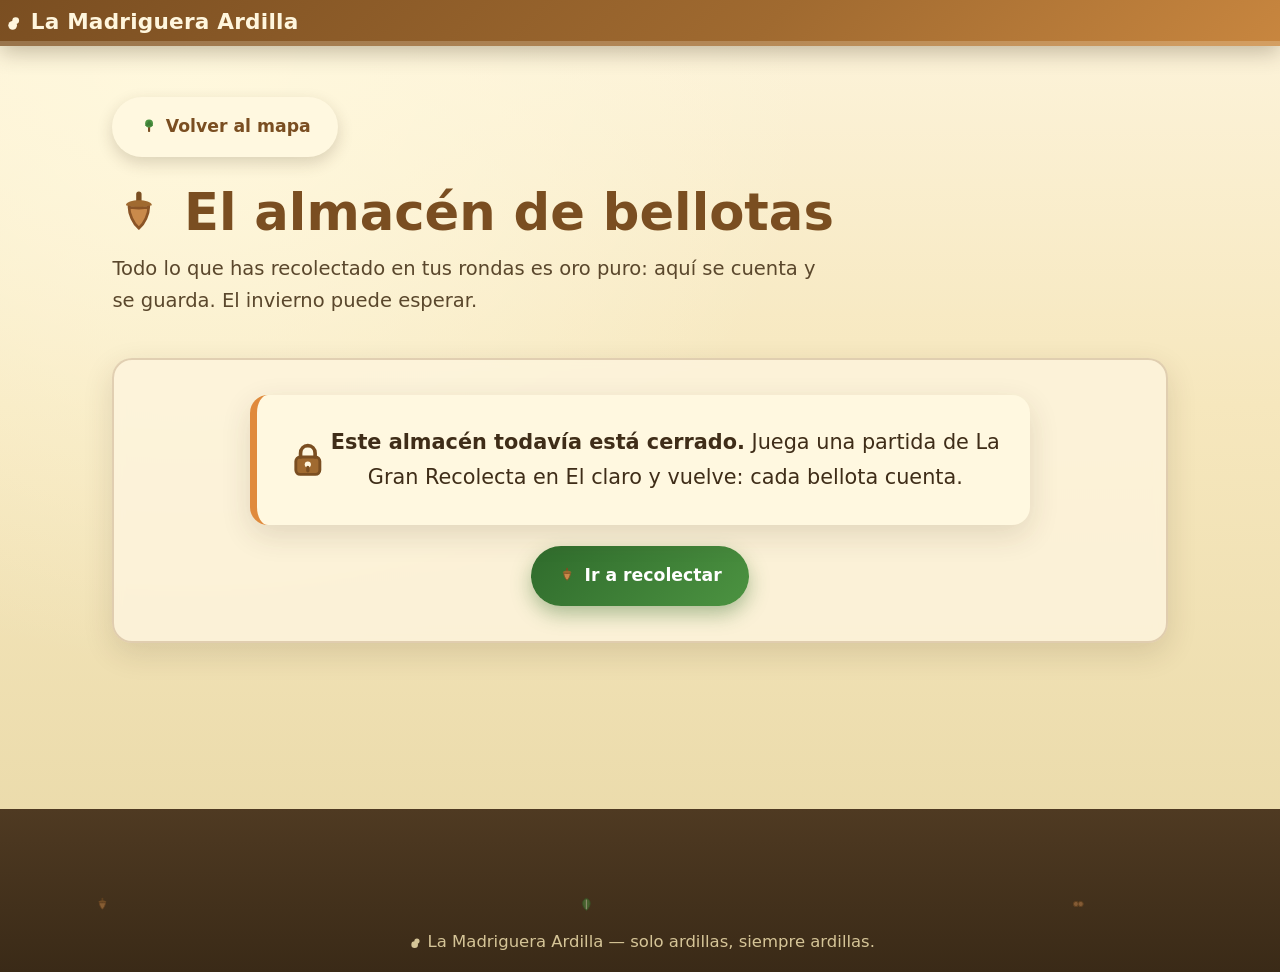
<file: coleccion.html>
<!DOCTYPE html>
<html lang="es">
<head>
  <meta charset="UTF-8">
  <meta name="viewport" content="width=device-width, initial-scale=1.0">
  <title>El almacén de bellotas — La Madriguera Ardilla</title>
  <link rel="icon" type="image/png" sizes="16x16" href="squirreeeel-favicon-16.png">
  <link rel="icon" type="image/png" sizes="32x32" href="squirreeeel-favicon-32.png">
  <link rel="icon" type="image/png" href="squirreeeel-favicon.png">
  <link rel="stylesheet" href="style.css">
</head>
<body>
  <span class="hoja-cae"><svg class='ico' aria-hidden='true'><use href='#i-hoja'/></svg></span><span class="hoja-cae"><svg class='ico' aria-hidden='true'><use href='#i-bellota'/></svg></span>
  <span class="hoja-cae"><svg class='ico' aria-hidden='true'><use href='#i-hoja-arce'/></svg></span><span class="hoja-cae"><svg class='ico' aria-hidden='true'><use href='#i-bellota'/></svg></span>
  <span class="hoja-cae"><svg class='ico' aria-hidden='true'><use href='#i-hoja'/></svg></span><span class="hoja-cae"><svg class='ico' aria-hidden='true'><use href='#i-hoja-arce'/></svg></span>

  <header>
      <a class="brand" href="index.html?mapa=1"><span class="logo-emoji"><svg class='ico' aria-hidden='true'><use href='#i-ardilla'/></svg></span> La Madriguera Ardilla</a>
    <div class="barra-scroll"><i id="barra"></i></div>
  </header>

  <main>
    <a class="btn btn-crema btn-volver" href="index.html?mapa=1"><span class="aguijon"><svg class='ico' aria-hidden='true'><use href='#i-arbol'/></svg></span> Volver al mapa</a>
    <h1 class="titulo-pagina"><svg class='ico' aria-hidden='true'><use href='#i-bellota'/></svg> El almacén de bellotas</h1>
    <p class="sub-pagina">Todo lo que has recolectado en tus rondas es oro puro: aquí se cuenta y se guarda. El invierno puede esperar.</p>

    <div class="panel centrado" id="testigo" hidden>
      <div class="tarjeton-dato">
        <span style="font-size:2.6rem"><svg class='ico' aria-hidden='true'><use href='#i-candado'/></svg></span>
        <span><strong>Este almacén todavía está cerrado.</strong> Juega una partida de La Gran Recolecta en El claro y vuelve: cada bellota cuenta.</span>
      </div>
      <div class="botones" style="margin-top:1.2rem">
        <a class="btn btn-verde" href="juego.html"><span class="aguijon"><svg class='ico' aria-hidden='true'><use href='#i-bellota'/></svg></span> Ir a recolectar</a>
      </div>
    </div>

    <div id="tesoros" hidden>
      <div class="stats">
        <div class="stat"><div class="num" id="t-bellotas">0</div><div class="rotulo">bellotas recolectadas en total</div></div>
        <div class="stat"><div class="num" id="t-record">0</div><div class="rotulo">récord en una sola ronda</div></div>
        <div class="stat"><div class="num" id="t-quiz">0</div><div class="rotulo">mejor resultado del quiz</div></div>
        <div class="stat"><div class="num" id="t-rondas">0</div><div class="rotulo">lugares explorados del bosque</div></div>
      </div>
      <div class="alerta"><strong><svg class='ico' aria-hidden='true'><use href='#i-aviso'/></svg> Dato de cofre:</strong> todo este tesoro vive en tu navegador. Si cambias de dispositivo, empiezas el bosque de cero, pero con la misma hambre.</div>
    </div>
  </main>

  <footer>
    <div class="pista">
      <span class="motivo" style="left:6%"><svg class='ico' aria-hidden='true'><use href='#i-bellota'/></svg></span>
      <span class="motivo" style="left:45%;animation-delay:0.9s"><svg class='ico' aria-hidden='true'><use href='#i-hoja'/></svg></span>
      <span class="motivo" style="right:14%;animation-delay:1.7s"><svg class='ico' aria-hidden='true'><use href='#i-cacahuete'/></svg></span>
      <span class="corredor"><svg class='ico' aria-hidden='true'><use href='#i-ardilla'/></svg><svg class='ico' aria-hidden='true'><use href='#i-viento'/></svg></span>
    </div>
    <p class="firma"><svg class='ico' aria-hidden='true'><use href='#i-ardilla'/></svg> La Madriguera Ardilla — solo ardillas, siempre ardillas.</p>
  </footer>

  <button class="volver-arriba" id="arriba" title="Subir"><svg class='ico' aria-hidden='true'><use href='#i-subir'/></svg></button>

  <svg xmlns="http://www.w3.org/2000/svg" style="display:none" aria-hidden="true"><defs><symbol id="i-ardilla" viewBox="0 0 24 24"><path d="M5.2 20 C 2.6 13, 8 5.2, 13.4 7.6 C 15.9 8.7, 16.2 12.2, 13.6 13.4" fill="none" stroke-width="5" stroke-linecap="round"/><circle cx="13.4" cy="16.2" r="4.6"/><circle cx="16.6" cy="11.2" r="3.6"/><path d="M15.6 8.2 Q15.3 5.6 16.6 4.6" fill="none" stroke-width="2.2" stroke-linecap="round"/><circle cx="18.2" cy="10.6" r="1"/></symbol><symbol id="i-bellota" viewBox="0 0 24 24"><path d="M12 6.6 V3.6" stroke="#7a4e21" stroke-width="2.4" stroke-linecap="round" fill="none"/><path d="M6.2 8.6 C 6.4 5.6, 17.6 5.6, 17.8 8.6 C 14.8 9.7, 9.2 9.7, 6.2 8.6 Z" fill="#a06a30"/><path d="M7.6 9.4 C 7.6 12.5, 9.4 16.6, 12 18.9 C 14.6 16.6, 16.4 12.5, 16.4 9.4 C 14.6 10, 9.4 10, 7.6 9.4 Z" fill="#c98a4b" stroke="#8a5426" stroke-width="1.2"/></symbol><symbol id="i-cacahuete" viewBox="0 0 24 24"><circle cx="8.6" cy="11.4" r="3.7" fill="#c4864f" stroke="#7a4e21" stroke-width="1.4"/><circle cx="15.2" cy="11.4" r="3.7" fill="#c4864f" stroke="#7a4e21" stroke-width="1.4"/><path d="M10.2 8.2 C 10.8 9.8, 13 9.8, 13.6 8.2" fill="none" stroke="#7a4e21" stroke-width="1.2"/><path d="M10.2 14.6 C 10.8 13, 13 13, 13.6 14.6" fill="none" stroke="#7a4e21" stroke-width="1.2"/></symbol><symbol id="i-hoja" viewBox="0 0 24 24"><path d="M12 3.4 C 5.6 5.2, 4.2 13.6, 12 20.6 C 19.8 13.6, 18.4 5.2, 12 3.4 Z" fill="#4c9341" stroke="#2f6b2c" stroke-width="1.4"/><path d="M12 5.8 V18.2" stroke="#dcebc4" stroke-width="1.5" stroke-linecap="round" fill="none"/></symbol><symbol id="i-hoja-arce" viewBox="0 0 24 24"><g transform="rotate(-6 12 10)"><path d="M12 2.8 L14.4 7.4 L19.8 7.2 L15.8 10.6 L18.2 16 L12 13.2 L5.8 16 L8.2 10.6 L4.2 7.2 L9.6 7.4 Z" fill="#e08a3c" stroke="#b96a22" stroke-width="1.3" stroke-linejoin="round"/></g><path d="M12 13.2 V19.8" stroke="#a06a30" stroke-width="2.2" stroke-linecap="round" fill="none"/></symbol><symbol id="i-arbol" viewBox="0 0 24 24"><rect x="10.6" y="13" width="2.8" height="7" rx="1" fill="#7a4e21"/><circle cx="12" cy="8.6" r="5.2" fill="#4c9341"/><path d="M12 4.6 L17.4 11.6 H6.6 Z" fill="#3e7d35"/></symbol><symbol id="i-viento" viewBox="0 0 24 24"><path d="M4 8.6 H16 C18.4 8.6, 18.4 5.2, 16 5.2 C14.2 5.2, 13.2 6.4 13.2 8" fill="none" stroke="#dcebc4" stroke-width="1.8" stroke-linecap="round"/><path d="M5 13 H19" stroke="#dcebc4" stroke-width="1.8" stroke-linecap="round"/><path d="M9 17.4 H15" stroke="#dcebc4" stroke-width="1.8" stroke-linecap="round"/></symbol><symbol id="i-candado" viewBox="0 0 24 24"><rect x="5.4" y="10.4" width="13.2" height="9.6" rx="2.4" fill="#a06a30" stroke="#7a4e21" stroke-width="1.6"/><path d="M8 10.4 V8.4 C8 5.8 9.8 4.2 12 4.2 C14.2 4.2 16 5.8 16 8.4 V10.4" fill="none" stroke="#7a4e21" stroke-width="2" stroke-linecap="round"/><circle cx="12" cy="14.6" r="1.7" fill="#fff6dd"/><path d="M12 16.2 V18" stroke="#7a4e21" stroke-width="1.8" stroke-linecap="round"/></symbol><symbol id="i-trofeo" viewBox="0 0 24 24"><path d="M7 3.6 H17 V8 C17 12 14 14.6 12 14.6 C10 14.6 7 12 7 8 Z" fill="#e8b34b" stroke="#9a6b1f" stroke-width="1.6" stroke-linejoin="round"/><path d="M7 5 H4.2 V8 C4.2 10.6 5.8 12.4 7.6 12.8 M17 5 H19.8 V8 C19.8 10.6 18.2 12.4 16.4 12.8" fill="none" stroke="#d99c2b" stroke-width="1.7" stroke-linecap="round"/><path d="M12 14.6 V18.4 M8.6 20.4 H15.4 M12 18.4 L12 20.4" stroke="#c98a4b" stroke-width="2" stroke-linecap="round" fill="none"/></symbol><symbol id="i-aviso" viewBox="0 0 24 24"><path d="M12 3.8 L22 20 H2 Z" fill="#e08a3c" stroke="#b96a22" stroke-width="1.6" stroke-linejoin="round"/><path d="M12 9.4 V14 M12 17 V17.6" stroke="#fff6dd" stroke-width="2.2" stroke-linecap="round"/></symbol><symbol id="i-subir" viewBox="0 0 24 24"><path d="M12 19.5 V5.5 M6.4 11.6 L12 5 L17.6 11.6" fill="none" stroke="#8a5426" stroke-width="2.4" stroke-linecap="round" stroke-linejoin="round"/></symbol></defs></svg>

  <script>
    const PROG = JSON.parse(localStorage.getItem("ardilla_progreso") || "{}");
    const abierto = !!PROG.alijo;
    document.getElementById("testigo").hidden = abierto;
    document.getElementById("tesoros").hidden = !abierto;
    if (abierto) {
      document.getElementById("t-bellotas").textContent = PROG.bellotas || 0;
      document.getElementById("t-record").textContent = localStorage.getItem("ardilla_record") || 0;
      document.getElementById("t-quiz").textContent = PROG.mejorQuiz || 0;
      document.getElementById("t-rondas").textContent = 3 + (!!PROG.copa) + ((PROG.lab || 0) >= 6);
    }

    const barra = document.getElementById("barra");
    addEventListener("scroll", () => {
      const h = document.documentElement;
      barra.style.width = (h.scrollTop / (h.scrollHeight - h.clientHeight) * 100) + "%";
      document.getElementById("arriba").classList.toggle("visible", h.scrollTop > 600);
    }, { passive: true });
    document.getElementById("arriba").onclick = () => scrollTo({ top: 0, behavior: "smooth" });
  </script>
</body>
</html>
</file>
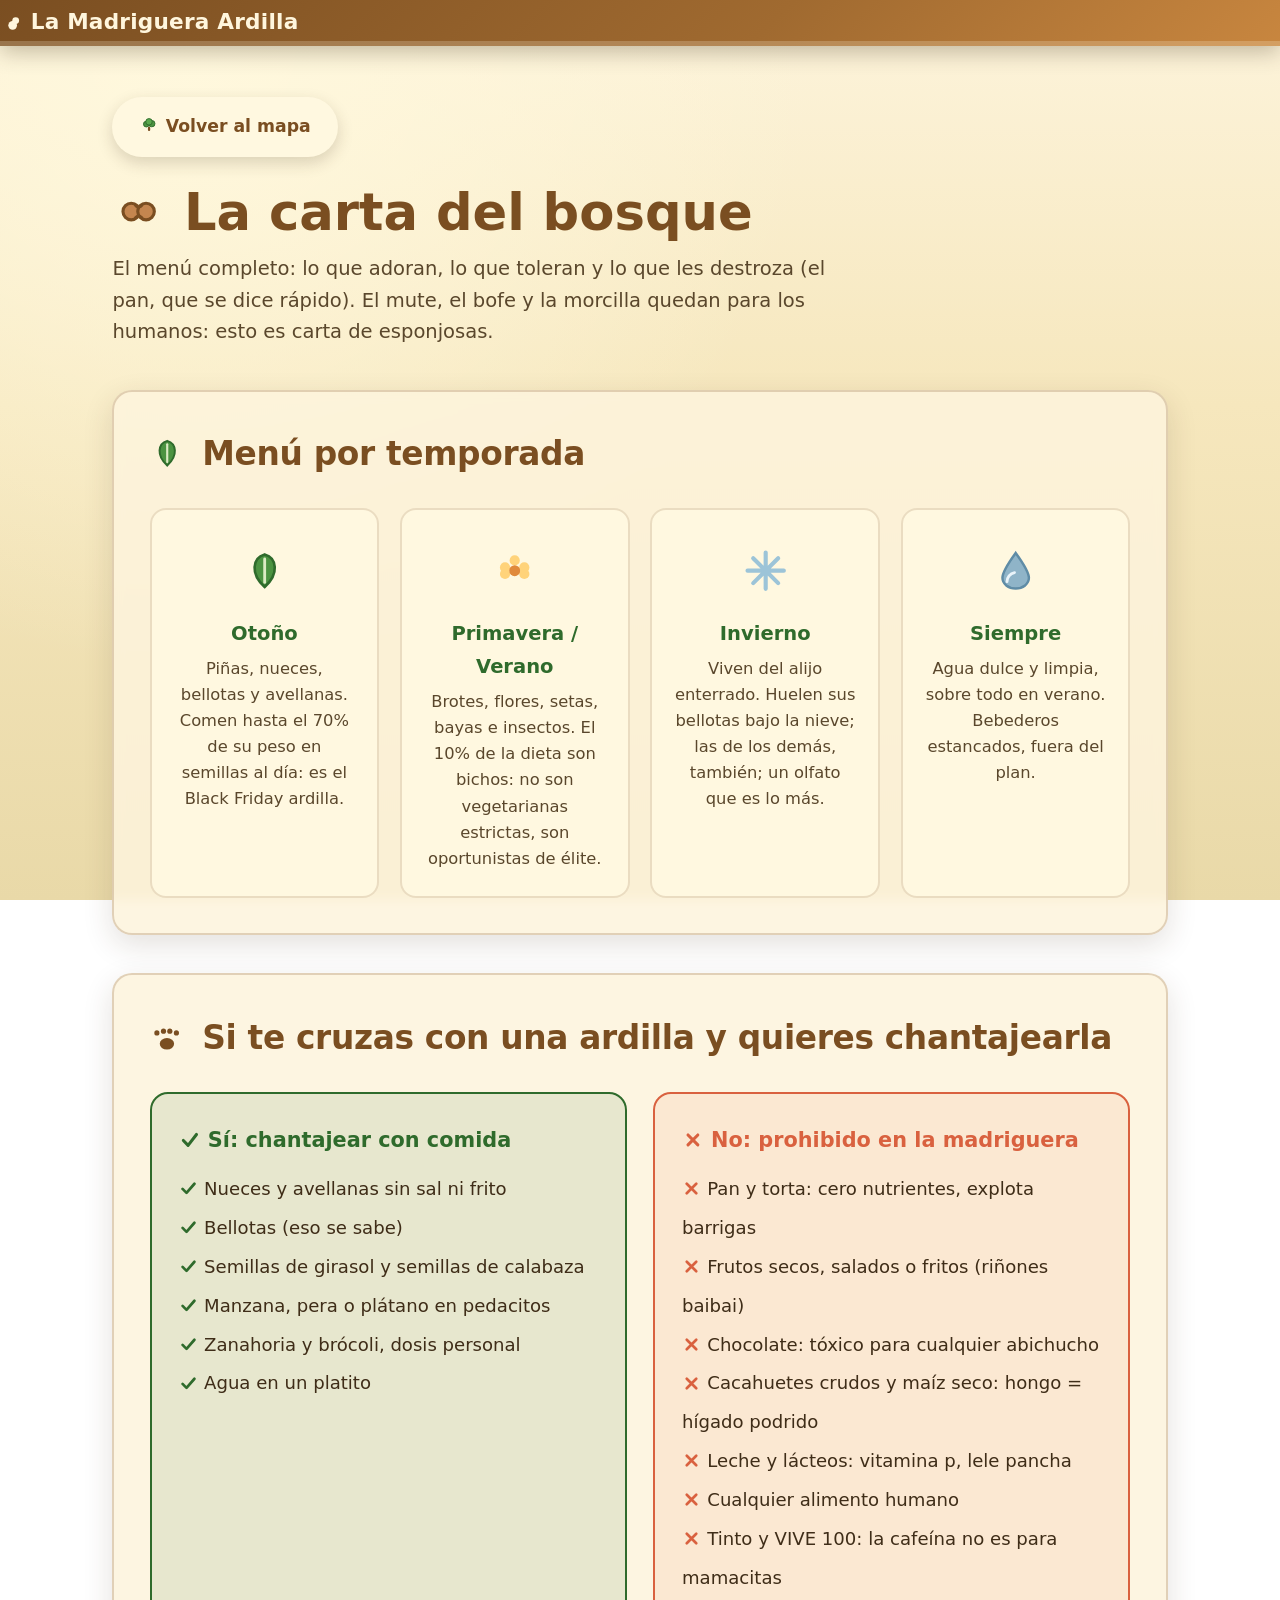
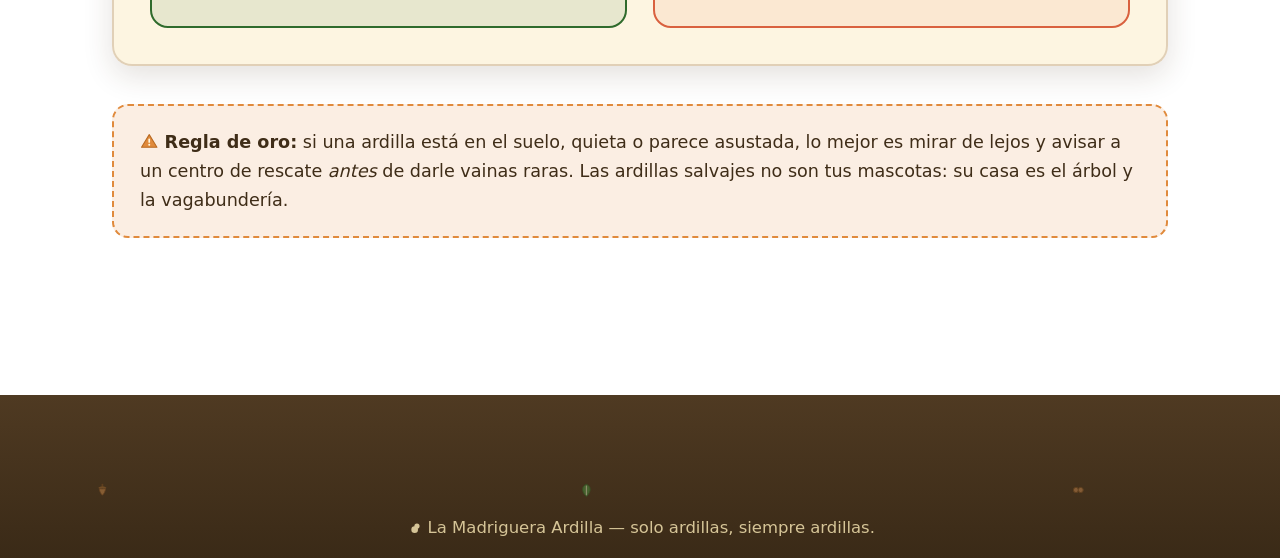
<file: comida.html>
<!DOCTYPE html>
<html lang="es">
<head>
  <meta charset="UTF-8">
  <meta name="viewport" content="width=device-width, initial-scale=1.0">
  <title>Alimentación — La Madriguera Ardilla</title>
  <!-- favicon pixel art de Sara -->
  <link rel="icon" type="image/png" sizes="16x16" href="squirreeeel-favicon-16.png">
  <link rel="icon" type="image/png" sizes="32x32" href="squirreeeel-favicon-32.png">
  <link rel="icon" type="image/png" href="squirreeeel-favicon.png">
  <link rel="stylesheet" href="style.css">
</head>
<body>
  <span class="hoja-cae"><svg class='ico' aria-hidden='true'><use href='#i-hoja'/></svg></span><span class="hoja-cae"><svg class='ico' aria-hidden='true'><use href='#i-bellota'/></svg></span>
  <span class="hoja-cae"><svg class='ico' aria-hidden='true'><use href='#i-hoja-arce'/></svg></span><span class="hoja-cae"><svg class='ico' aria-hidden='true'><use href='#i-bellota'/></svg></span>

  <header>
      <a class="brand" href="index.html?mapa=1"><span class="logo-emoji"><svg class='ico' aria-hidden='true'><use href='#i-ardilla'/></svg></span> La Madriguera Ardilla</a>
    <div class="barra-scroll"><i id="barra"></i></div>
  </header>

  <main>
    <a class="btn btn-crema btn-volver" href="index.html?mapa=1"><span class="aguijon"><svg class='ico' aria-hidden='true'><use href='#i-arbol'/></svg></span> Volver al mapa</a>
    <h1 class="titulo-pagina"><svg class='ico' aria-hidden='true'><use href='#i-cacahuete'/></svg> La carta del bosque</h1>
    <p class="sub-pagina">El menú completo: lo que adoran, lo que toleran y lo que les destroza (el pan, que se dice rápido). El mute, el bofe y la morcilla quedan para los humanos: esto es carta de esponjosas.</p>

    <div class="panel">
      <h2><span class="emoji-grande"><svg class='ico' aria-hidden='true'><use href='#i-hoja'/></svg></span> Menú por temporada</h2>
      <div class="bocadillos">
        <div class="bocadillo revelar"><span class="em"><svg class='ico' aria-hidden='true'><use href='#i-hoja'/></svg></span><h4>Otoño</h4><p>Piñas, nueces, bellotas y avellanas. Comen hasta el 70% de su peso en semillas al día: es el Black Friday ardilla.</p></div>
        <div class="bocadillo revelar"><span class="em"><svg class='ico' aria-hidden='true'><use href='#i-flor'/></svg></span><h4>Primavera / Verano</h4><p>Brotes, flores, setas, bayas e insectos. El 10% de la dieta son bichos: no son vegetarianas estrictas, son oportunistas de élite.</p></div>
        <div class="bocadillo revelar"><span class="em"><svg class='ico' aria-hidden='true'><use href='#i-copo'/></svg></span><h4>Invierno</h4><p>Viven del alijo enterrado. Huelen sus bellotas bajo la nieve; las de los demás, también; un olfato que es lo más.</p></div>
        <div class="bocadillo revelar"><span class="em"><svg class='ico' aria-hidden='true'><use href='#i-gota'/></svg></span><h4>Siempre</h4><p>Agua dulce y limpia, sobre todo en verano. Bebederos estancados, fuera del plan.</p></div>
      </div>
    </div>

    <div class="panel">
      <h2><span class="emoji-grande"><svg class='ico' aria-hidden='true'><use href='#i-huella'/></svg></span> Si te cruzas con una ardilla y quieres chantajearla</h2>
      <div class="lista-si-no">
        <div class="col si">
          <h3><svg class='ico' aria-hidden='true'><use href='#i-si'/></svg> Sí: chantajear con comida</h3>
          <ul>
            <li>Nueces y avellanas sin sal ni frito</li>
            <li>Bellotas (eso se sabe)</li>
            <li>Semillas de girasol y semillas de calabaza</li>
            <li>Manzana, pera o plátano en pedacitos</li>
            <li>Zanahoria y brócoli, dosis personal</li>
            <li>Agua en un platito</li>
          </ul>
        </div>
        <div class="col no">
          <h3><svg class='ico' aria-hidden='true'><use href='#i-no'/></svg> No: prohibido en la madriguera</h3>
          <ul>
            <li>Pan y torta: cero nutrientes, explota barrigas</li>
            <li>Frutos secos, salados o fritos (riñones baibai)</li>
            <li>Chocolate: tóxico para cualquier abichucho</li>
            <li>Cacahuetes crudos y maíz seco: hongo = hígado podrido</li>
            <li>Leche y lácteos: vitamina p, lele pancha</li>
            <li>Cualquier alimento humano</li>
            <li>Tinto y VIVE 100: la cafeína no es para mamacitas</li>
          </ul>
        </div>
      </div>
    </div>

    <div class="alerta">
      <strong><svg class='ico' aria-hidden='true'><use href='#i-aviso'/></svg> Regla de oro:</strong> si una ardilla está en el suelo, quieta o parece asustada, lo mejor es mirar de lejos y avisar a un centro de rescate <em>antes</em> de darle vainas raras. Las ardillas salvajes no son tus mascotas: su casa es el árbol y la vagabundería.
    </div>
  </main>

  <footer>
    <div class="pista">
      <span class="motivo" style="left:6%"><svg class='ico' aria-hidden='true'><use href='#i-bellota'/></svg></span>
      <span class="motivo" style="left:45%;animation-delay:0.9s"><svg class='ico' aria-hidden='true'><use href='#i-hoja'/></svg></span>
      <span class="motivo" style="right:14%;animation-delay:1.7s"><svg class='ico' aria-hidden='true'><use href='#i-cacahuete'/></svg></span>
      <span class="corredor"><svg class='ico' aria-hidden='true'><use href='#i-ardilla'/></svg><svg class='ico' aria-hidden='true'><use href='#i-viento'/></svg></span>
    </div>
    <p class="firma"><svg class='ico' aria-hidden='true'><use href='#i-ardilla'/></svg> La Madriguera Ardilla — solo ardillas, siempre ardillas.</p>
  </footer>

  <button class="volver-arriba" id="arriba" title="Subir"><svg class='ico' aria-hidden='true'><use href='#i-subir'/></svg></button>

  <svg xmlns="http://www.w3.org/2000/svg" style="display:none" aria-hidden="true"><defs><symbol id="i-ardilla" viewBox="0 0 24 24"><path d="M5.2 20 C 2.6 13, 8 5.2, 13.4 7.6 C 15.9 8.7, 16.2 12.2, 13.6 13.4" fill="none" stroke-width="5" stroke-linecap="round"/><circle cx="13.4" cy="16.2" r="4.6"/><circle cx="16.6" cy="11.2" r="3.6"/><path d="M15.6 8.2 Q15.3 5.6 16.6 4.6" fill="none" stroke-width="2.2" stroke-linecap="round"/><circle cx="18.2" cy="10.6" r="1"/></symbol><symbol id="i-bellota" viewBox="0 0 24 24"><path d="M12 6.6 V3.6" stroke="#7a4e21" stroke-width="2.4" stroke-linecap="round" fill="none"/><path d="M6.2 8.6 C 6.4 5.6, 17.6 5.6, 17.8 8.6 C 14.8 9.7, 9.2 9.7, 6.2 8.6 Z" fill="#a06a30"/><path d="M7.6 9.4 C 7.6 12.5, 9.4 16.6, 12 18.9 C 14.6 16.6, 16.4 12.5, 16.4 9.4 C 14.6 10, 9.4 10, 7.6 9.4 Z" fill="#c98a4b" stroke="#8a5426" stroke-width="1.2"/></symbol><symbol id="i-cacahuete" viewBox="0 0 24 24"><circle cx="8.6" cy="11.4" r="3.7" fill="#c4864f" stroke="#7a4e21" stroke-width="1.4"/><circle cx="15.2" cy="11.4" r="3.7" fill="#c4864f" stroke="#7a4e21" stroke-width="1.4"/><path d="M10.2 8.2 C 10.8 9.8, 13 9.8, 13.6 8.2" fill="none" stroke="#7a4e21" stroke-width="1.2"/><path d="M10.2 14.6 C 10.8 13, 13 13, 13.6 14.6" fill="none" stroke="#7a4e21" stroke-width="1.2"/></symbol><symbol id="i-hoja" viewBox="0 0 24 24"><path d="M12 3.4 C 5.6 5.2, 4.2 13.6, 12 20.6 C 19.8 13.6, 18.4 5.2, 12 3.4 Z" fill="#4c9341" stroke="#2f6b2c" stroke-width="1.4"/><path d="M12 5.8 V18.2" stroke="#dcebc4" stroke-width="1.5" stroke-linecap="round" fill="none"/></symbol><symbol id="i-hoja-arce" viewBox="0 0 24 24"><g transform="rotate(-6 12 10)"><path d="M12 2.8 L14.4 7.4 L19.8 7.2 L15.8 10.6 L18.2 16 L12 13.2 L5.8 16 L8.2 10.6 L4.2 7.2 L9.6 7.4 Z" fill="#e08a3c" stroke="#b96a22" stroke-width="1.3" stroke-linejoin="round"/></g><path d="M12 13.2 V19.8" stroke="#a06a30" stroke-width="2.2" stroke-linecap="round" fill="none"/></symbol><symbol id="i-arbol" viewBox="0 0 24 24"><rect x="10.5" y="13" width="3" height="5.6" rx="1.3" fill="#7a4e21"/><circle cx="8.4" cy="9.4" r="3.8" fill="#4c9341" stroke="#2f6b2c" stroke-width="1.2"/><circle cx="15.6" cy="8.8" r="4.2" fill="#4c9341" stroke="#2f6b2c" stroke-width="1.2"/><circle cx="11.9" cy="6.4" r="4.3" fill="#5aa84d" stroke="#2f6b2c" stroke-width="1.2"/></symbol><symbol id="i-pino" viewBox="0 0 24 24"><path d="M12 2.6 L3.6 10.4 H20.4 Z" fill="#4c9341" stroke="#2f6b2c" stroke-width="1.2" stroke-linejoin="round"/><path d="M12 8.4 L3.2 16.4 H20.8 Z" fill="#4c9341" stroke="#2f6b2c" stroke-width="1.2" stroke-linejoin="round"/><rect x="10.3" y="15.8" width="3.4" height="5" rx="1.3" fill="#7a4e21"/></symbol><symbol id="i-seta" viewBox="0 0 24 24"><path d="M4.6 9.4 C 4.6 4.6, 19.4 4.6, 19.4 9.4 C 16.4 10.8, 7.6 10.8, 4.6 9.4 Z" fill="#b1522e" stroke="#8a3c1e" stroke-width="1.3"/><circle cx="9.2" cy="6.8" r="1.4" fill="#f6e3bd"/><circle cx="14.8" cy="7.4" r="1.3" fill="#f6e3bd"/><rect x="10.2" y="9.4" width="3.6" height="7.6" rx="1.7" fill="#f6e3bd" stroke="#d8c19a" stroke-width="1.1"/></symbol><symbol id="i-parapente" viewBox="0 0 24 24"><path d="M4 7.4 C 4 2.8, 20 2.8, 20 7.4 C 13.8 5.2, 10.2 5.2, 4 7.4 Z" fill="#e08a3c" stroke="#b96a22" stroke-width="1.2"/><path d="M5.8 7.4 L9.4 12.4 M18.2 7.4 L14.6 12.4" fill="none" stroke="#7a4e21" stroke-width="1.5"/><path d="M14.6 14 C 16 13.4, 16.6 12, 16 10.8" fill="none" stroke="#b97a3e" stroke-width="2.2" stroke-linecap="round"/><circle cx="12" cy="14.8" r="2.7" fill="#b97a3e"/><circle cx="12" cy="11.9" r="2" fill="#b97a3e"/></symbol><symbol id="i-huella" viewBox="0 0 24 24"><circle cx="4.8" cy="9" r="1.8" fill="#7a4e21"/><circle cx="9.4" cy="7.8" r="1.8" fill="#7a4e21"/><circle cx="13.8" cy="7.8" r="1.8" fill="#7a4e21"/><circle cx="18.4" cy="9" r="1.8" fill="#7a4e21"/><ellipse cx="11.8" cy="16.6" rx="5" ry="4" fill="#7a4e21"/></symbol><symbol id="i-rama" viewBox="0 0 24 24"><path d="M3.4 19.4 C 9 15.4, 15 12.4, 21.4 8.6" fill="none" stroke="#7a4e21" stroke-width="2.6" stroke-linecap="round"/><ellipse cx="9.4" cy="13.4" rx="3.2" ry="1.7" transform="rotate(-38 9.4 13.4)" fill="#4c9341"/><ellipse cx="15.8" cy="10.4" rx="3.4" ry="1.8" transform="rotate(-28 15.8 10.4)" fill="#4c9341"/><ellipse cx="18.8" cy="8.8" rx="2.7" ry="1.5" transform="rotate(-22 18.8 8.8)" fill="#7db356"/></symbol><symbol id="i-brote" viewBox="0 0 24 24"><path d="M12 18.6 V8.6" stroke="#2f6b2c" stroke-width="2.2" stroke-linecap="round" fill="none"/><ellipse cx="7.6" cy="7" rx="3" ry="1.7" transform="rotate(-30 7.6 7)" fill="#4c9341"/><ellipse cx="16.2" cy="8.4" rx="3.2" ry="1.8" transform="rotate(25 16.2 8.4)" fill="#7db356"/><path d="M8.8 20.6 H15.2" stroke="#a06a30" stroke-width="2" stroke-linecap="round"/></symbol><symbol id="i-mundo" viewBox="0 0 24 24"><circle cx="12" cy="12" r="8.6" fill="none" stroke="#4c9341" stroke-width="2.4"/><ellipse cx="12" cy="12" rx="3.4" ry="8.4" fill="none" stroke="#4c9341" stroke-width="1.5"/><path d="M4.4 12 H19.6" stroke="#4c9341" stroke-width="1.8"/></symbol><symbol id="i-corazon" viewBox="0 0 24 24"><path d="M12 19.8 C 4.2 14.2, 2.6 7.8, 6.6 5.6 C 9 4.2, 12 6, 12 8.4 C 12 6, 15 4.2, 17.4 5.6 C 21.4 7.8, 19.8 14.2, 12 19.8 Z" fill="#d9613f"/></symbol><symbol id="i-copo" viewBox="0 0 24 24"><path d="M12 2.4 V21.6 M2.4 12 H21.6 M5.4 5.4 L18.6 18.6 M18.6 5.4 L5.4 18.6" fill="none" stroke="#9cc4d8" stroke-width="2.2" stroke-linecap="round"/></symbol><symbol id="i-gota" viewBox="0 0 24 24"><path d="M12 2.6 C 16.8 9.2, 19 13.4, 19 15.8 C 19 19, 15.9 21.4, 12 21.4 C 8.1 21.4, 5 19, 5 15.8 C 5 13.4, 7.2 9.2, 12 2.6 Z" fill="#8fb4c8" stroke="#5f8ca6" stroke-width="1.3"/><path d="M7.4 17.8 C 7.4 15.6, 9 13.4, 11.4 13" fill="none" stroke="#eaf4fa" stroke-width="1.5" stroke-linecap="round"/></symbol><symbol id="i-flor" viewBox="0 0 24 24"><circle cx="12" cy="6.6" r="2.7" fill="#ffd37a"/><circle cx="6.9" cy="13.7" r="2.7" fill="#ffd37a"/><circle cx="6.9" cy="10.3" r="2.7" fill="#ffd37a"/><circle cx="17.1" cy="10.3" r="2.7" fill="#ffd37a"/><circle cx="17.1" cy="13.7" r="2.7" fill="#ffd37a"/><circle cx="12" cy="12" r="2.9" fill="#e08a3c"/></symbol><symbol id="i-diente" viewBox="0 0 24 24"><path d="M7 6.4 C 7 4.2, 17 4.2, 17 6.4 L 17.2 11 C 16.4 13.8, 14.6 15.6, 13.4 18.4 L 12 15.2 L 10.6 18.4 C 9.4 15.6, 7.6 13.8, 6.8 11 Z" fill="#faf3dd" stroke="#d8c9a8" stroke-width="1.4"/></symbol><symbol id="i-cola" viewBox="0 0 24 24"><path d="M5.6 19.6 C 3.2 13.6, 7.6 7.6, 13 9.2 C 16.6 10.2, 17.6 14.4, 14.8 16.6" fill="none" stroke="#b97a3e" stroke-width="4.4" stroke-linecap="round"/></symbol><symbol id="i-tableta" viewBox="0 0 24 24"><rect x="3.6" y="6.6" width="16.8" height="10.8" rx="2.2" fill="#9a6a34" stroke="#7a4e21" stroke-width="1.4"/><path d="M9 7.2 V16.8 M15 7.2 V16.8 M3.6 12 H20.4" stroke="#7a4e21" stroke-width="1.1"/></symbol><symbol id="i-aviso" viewBox="0 0 24 24"><path d="M12 3.4 L22 19.8 H2 Z" fill="#e08a3c" stroke="#b96a22" stroke-width="1.4" stroke-linejoin="round"/><rect x="10.9" y="8.6" width="2.2" height="5.4" rx="1.1" fill="#fff8e0"/><circle cx="12" cy="16.6" r="1.3" fill="#fff8e0"/></symbol><symbol id="i-si" viewBox="0 0 24 24"><path d="M4.8 12.6 L10 18 L19.2 6" fill="none" stroke="#2f6b2c" stroke-width="3.4" stroke-linecap="round" stroke-linejoin="round"/></symbol><symbol id="i-no" viewBox="0 0 24 24"><path d="M6.6 6.6 L17.4 17.4 M17.4 6.6 L6.6 17.4" fill="none" stroke="#d9613f" stroke-width="3.4" stroke-linecap="round"/></symbol><symbol id="i-subir" viewBox="0 0 24 24"><path d="M12 3.2 L3.8 11.4 H7.4 V16.6 H16.6 V11.4 H20.2 Z"/></symbol><symbol id="i-flecha" viewBox="0 0 24 24"><path d="M3.4 12 H15.6 M10.4 6.8 L15.6 12 L10.4 17.2" fill="none" stroke-width="3" stroke-linecap="round" stroke-linejoin="round"/></symbol><symbol id="i-viento" viewBox="0 0 24 24"><path d="M4.4 7.6 Q 8 7.4 9.2 6 M3.2 12 Q 8.6 12 10.6 10.6 M5.2 16.4 Q 10.6 16.6 12.8 15.2" fill="none" stroke-width="2.4" stroke-linecap="round"/></symbol><symbol id="i-roja" viewBox="0 0 24 24"><path d="M5.2 20 C 2.6 13, 8 5.2, 13.4 7.6 C 15.9 8.7, 16.2 12.2, 13.6 13.4" fill="none" stroke="#b1522e" stroke-width="5" stroke-linecap="round"/><circle cx="13.4" cy="16.2" r="4.6" fill="#b1522e" stroke="#8a4a24" stroke-width="1.3"/><circle cx="13.4" cy="17.6" r="2.8" fill="#f6e3bd"/><circle cx="16.6" cy="11.2" r="3.6" fill="#b1522e" stroke="#8a4a24" stroke-width="1.3"/><path d="M15.6 8.2 Q15.3 5.6 16.6 4.6" fill="none" stroke="#b1522e" stroke-width="2.2" stroke-linecap="round"/><circle cx="18.2" cy="10.6" r="1" fill="#3a2a18"/><circle cx="20" cy="11.9" r="0.85" fill="#3a2a18"/></symbol><symbol id="i-gris" viewBox="0 0 24 24"><path d="M5.2 20 C 2.6 13, 8 5.2, 13.4 7.6 C 15.9 8.7, 16.2 12.2, 13.6 13.4" fill="none" stroke="#7d848e" stroke-width="5" stroke-linecap="round"/><circle cx="13.4" cy="16.2" r="4.6" fill="#7d848e" stroke="#5d636d" stroke-width="1.3"/><circle cx="13.4" cy="17.6" r="2.8" fill="#efeee7"/><circle cx="16.6" cy="11.2" r="3.6" fill="#7d848e" stroke="#5d636d" stroke-width="1.3"/><path d="M15.6 8.2 Q15.3 5.6 16.6 4.6" fill="none" stroke="#7d848e" stroke-width="2.2" stroke-linecap="round"/><circle cx="18.2" cy="10.6" r="1" fill="#3a2a18"/><circle cx="20" cy="11.9" r="0.85" fill="#3a2a18"/></symbol><symbol id="i-voladora" viewBox="0 0 24 24"><path d="M5.2 20 C 2.6 13, 8 5.2, 13.4 7.6 C 15.9 8.7, 16.2 12.2, 13.6 13.4" fill="none" stroke="#6b4f3a" stroke-width="5" stroke-linecap="round"/><circle cx="13.4" cy="16.2" r="4.6" fill="#6b4f3a" stroke="#4a3a28" stroke-width="1.3"/><circle cx="13.4" cy="17.6" r="2.8" fill="#eadcb9"/><circle cx="16.6" cy="11.2" r="3.6" fill="#6b4f3a" stroke="#4a3a28" stroke-width="1.3"/><path d="M15.6 8.2 Q15.3 5.6 16.6 4.6" fill="none" stroke="#6b4f3a" stroke-width="2.2" stroke-linecap="round"/><circle cx="18.2" cy="10.6" r="1" fill="#3a2a18"/><circle cx="20" cy="11.9" r="0.85" fill="#3a2a18"/><path d="M13.2 13.2 C 17 13.8, 18.8 15.8, 19 19" fill="none" stroke="#b97a3e" stroke-width="3.6" stroke-linecap="round"/></symbol><symbol id="i-tierra" viewBox="0 0 24 24"><path d="M5.2 20 C 2.6 13, 8 5.2, 13.4 7.6 C 15.9 8.7, 16.2 12.2, 13.6 13.4" fill="none" stroke="#a06a30" stroke-width="5" stroke-linecap="round"/><circle cx="13.4" cy="16.2" r="4.6" fill="#a06a30" stroke="#7a4e21" stroke-width="1.3"/><circle cx="13.4" cy="17.6" r="2.8" fill="#e8d9b0"/><circle cx="16.6" cy="11.2" r="3.6" fill="#a06a30" stroke="#7a4e21" stroke-width="1.3"/><path d="M15.6 8.2 Q15.3 5.6 16.6 4.6" fill="none" stroke="#a06a30" stroke-width="2.2" stroke-linecap="round"/><circle cx="18.2" cy="10.6" r="1" fill="#3a2a18"/><circle cx="20" cy="11.9" r="0.85" fill="#3a2a18"/></symbol><symbol id="i-negra" viewBox="0 0 24 24"><path d="M5.2 20 C 2.6 13, 8 5.2, 13.4 7.6 C 15.9 8.7, 16.2 12.2, 13.6 13.4" fill="none" stroke="#3b3b44" stroke-width="5" stroke-linecap="round"/><circle cx="13.4" cy="16.2" r="4.6" fill="#3b3b44" stroke="#20202a" stroke-width="1.3"/><circle cx="13.4" cy="17.6" r="2.8" fill="#5a5a63"/><circle cx="16.6" cy="11.2" r="3.6" fill="#3b3b44" stroke="#20202a" stroke-width="1.3"/><path d="M15.6 8.2 Q15.3 5.6 16.6 4.6" fill="none" stroke="#3b3b44" stroke-width="2.2" stroke-linecap="round"/><circle cx="18.2" cy="10.6" r="1" fill="#c9c9d2"/><circle cx="20" cy="11.9" r="0.85" fill="#c9c9d2"/></symbol><symbol id="i-prevost" viewBox="0 0 24 24"><path d="M5.2 20 C 2.6 13, 8 5.2, 13.4 7.6 C 15.9 8.7, 16.2 12.2, 13.6 13.4" fill="none" stroke="#1f1f26" stroke-width="5" stroke-linecap="round"/><circle cx="13.4" cy="16.2" r="4.6" fill="#1f1f26" stroke="#111118" stroke-width="1.3"/><circle cx="13.4" cy="17.6" r="2.8" fill="#e08a3c"/><circle cx="16.6" cy="11.2" r="3.6" fill="#1f1f26" stroke="#111118" stroke-width="1.3"/><path d="M15.6 8.2 Q15.3 5.6 16.6 4.6" fill="none" stroke="#1f1f26" stroke-width="2.2" stroke-linecap="round"/><circle cx="18.2" cy="10.6" r="1" fill="#0e0e14"/><circle cx="20" cy="11.9" r="0.85" fill="#0e0e14"/><ellipse cx="17.9" cy="11.6" rx="1.9" ry="2.1" fill="#f6e3bd"/></symbol></defs></svg>
  <script>
    const barra = document.getElementById("barra");
    addEventListener("scroll", () => {
      const h = document.documentElement;
      barra.style.width = (h.scrollTop / (h.scrollHeight - h.clientHeight) * 100) + "%";
      document.getElementById("arriba").classList.toggle("visible", h.scrollTop > 600);
    }, { passive: true });
    document.getElementById("arriba").onclick = () => scrollTo({ top: 0, behavior: "smooth" });
    const obs = new IntersectionObserver((es) => {
      es.forEach(e => { if (e.isIntersecting) { e.target.classList.add("visible"); obs.unobserve(e.target); } });
    }, { threshold: 0.12 });
    document.querySelectorAll(".revelar").forEach(el => obs.observe(el));
  </script>
</body>
</html>
</file>
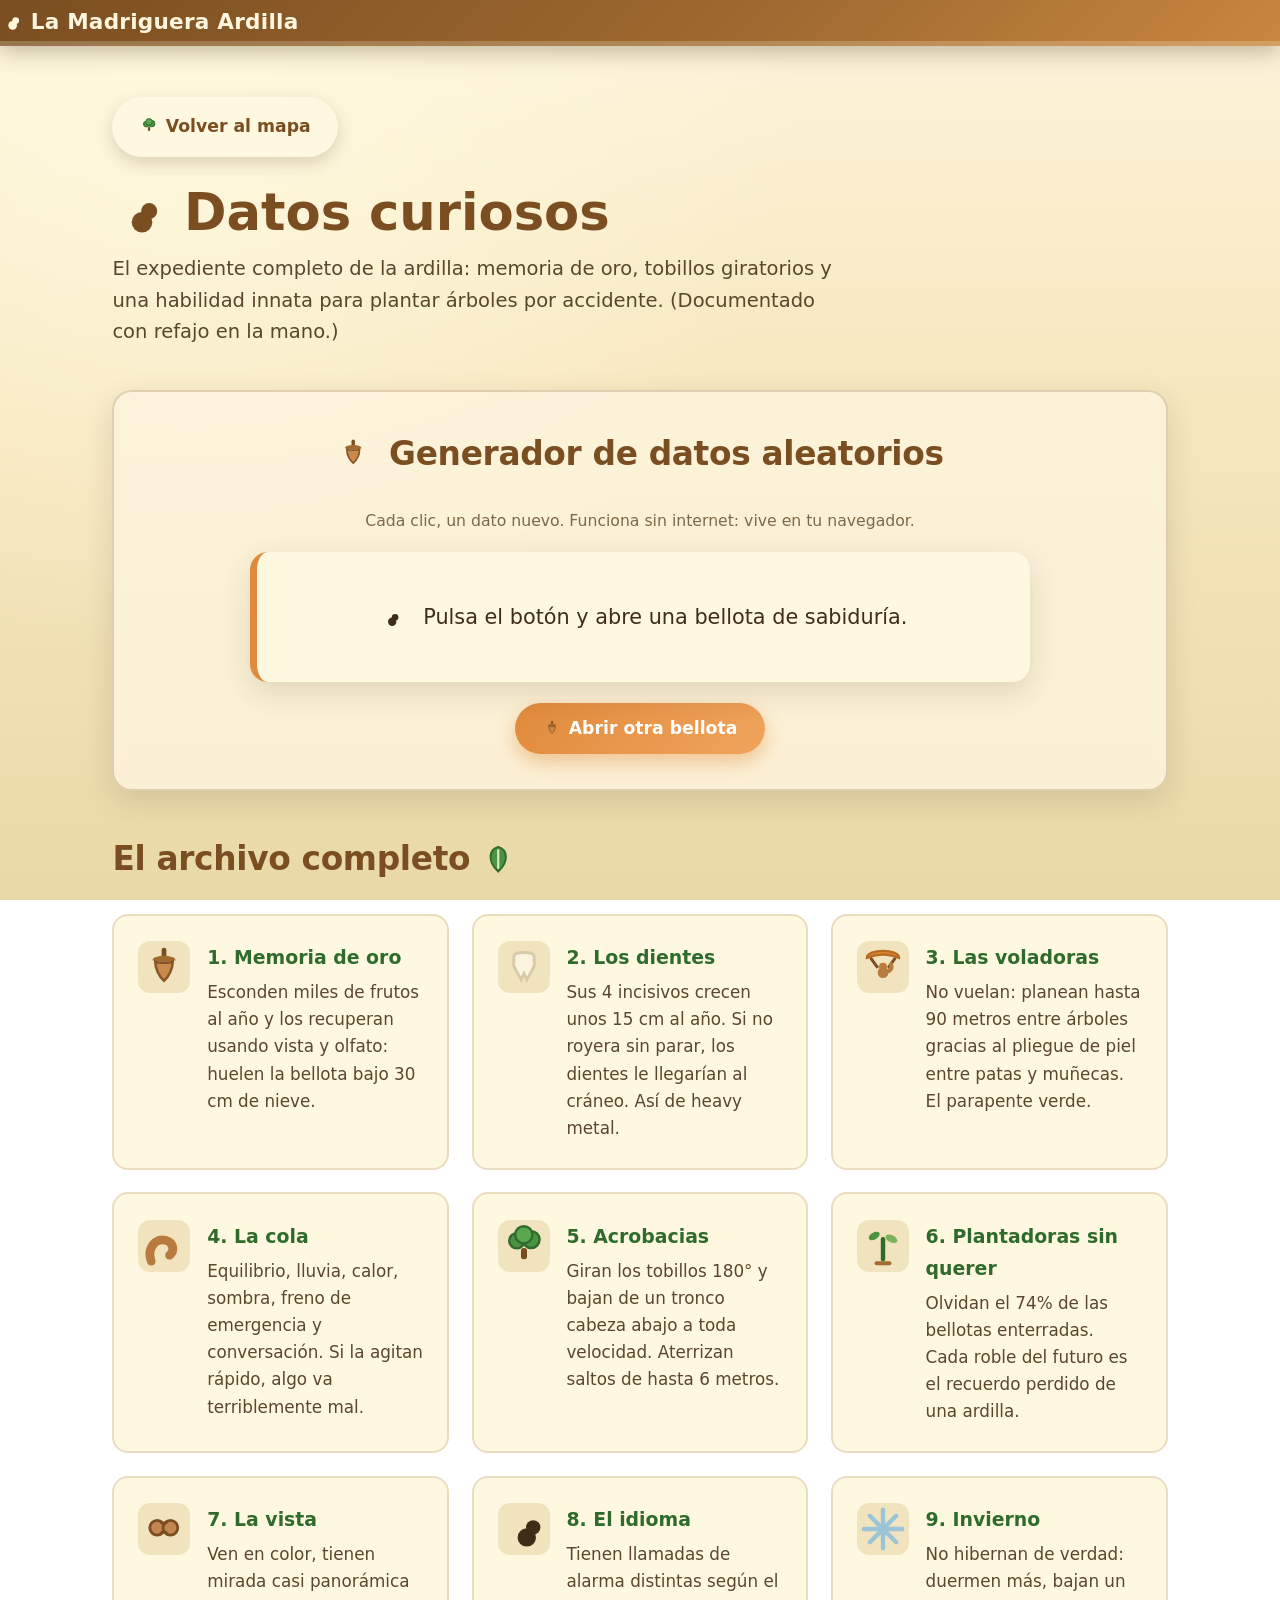
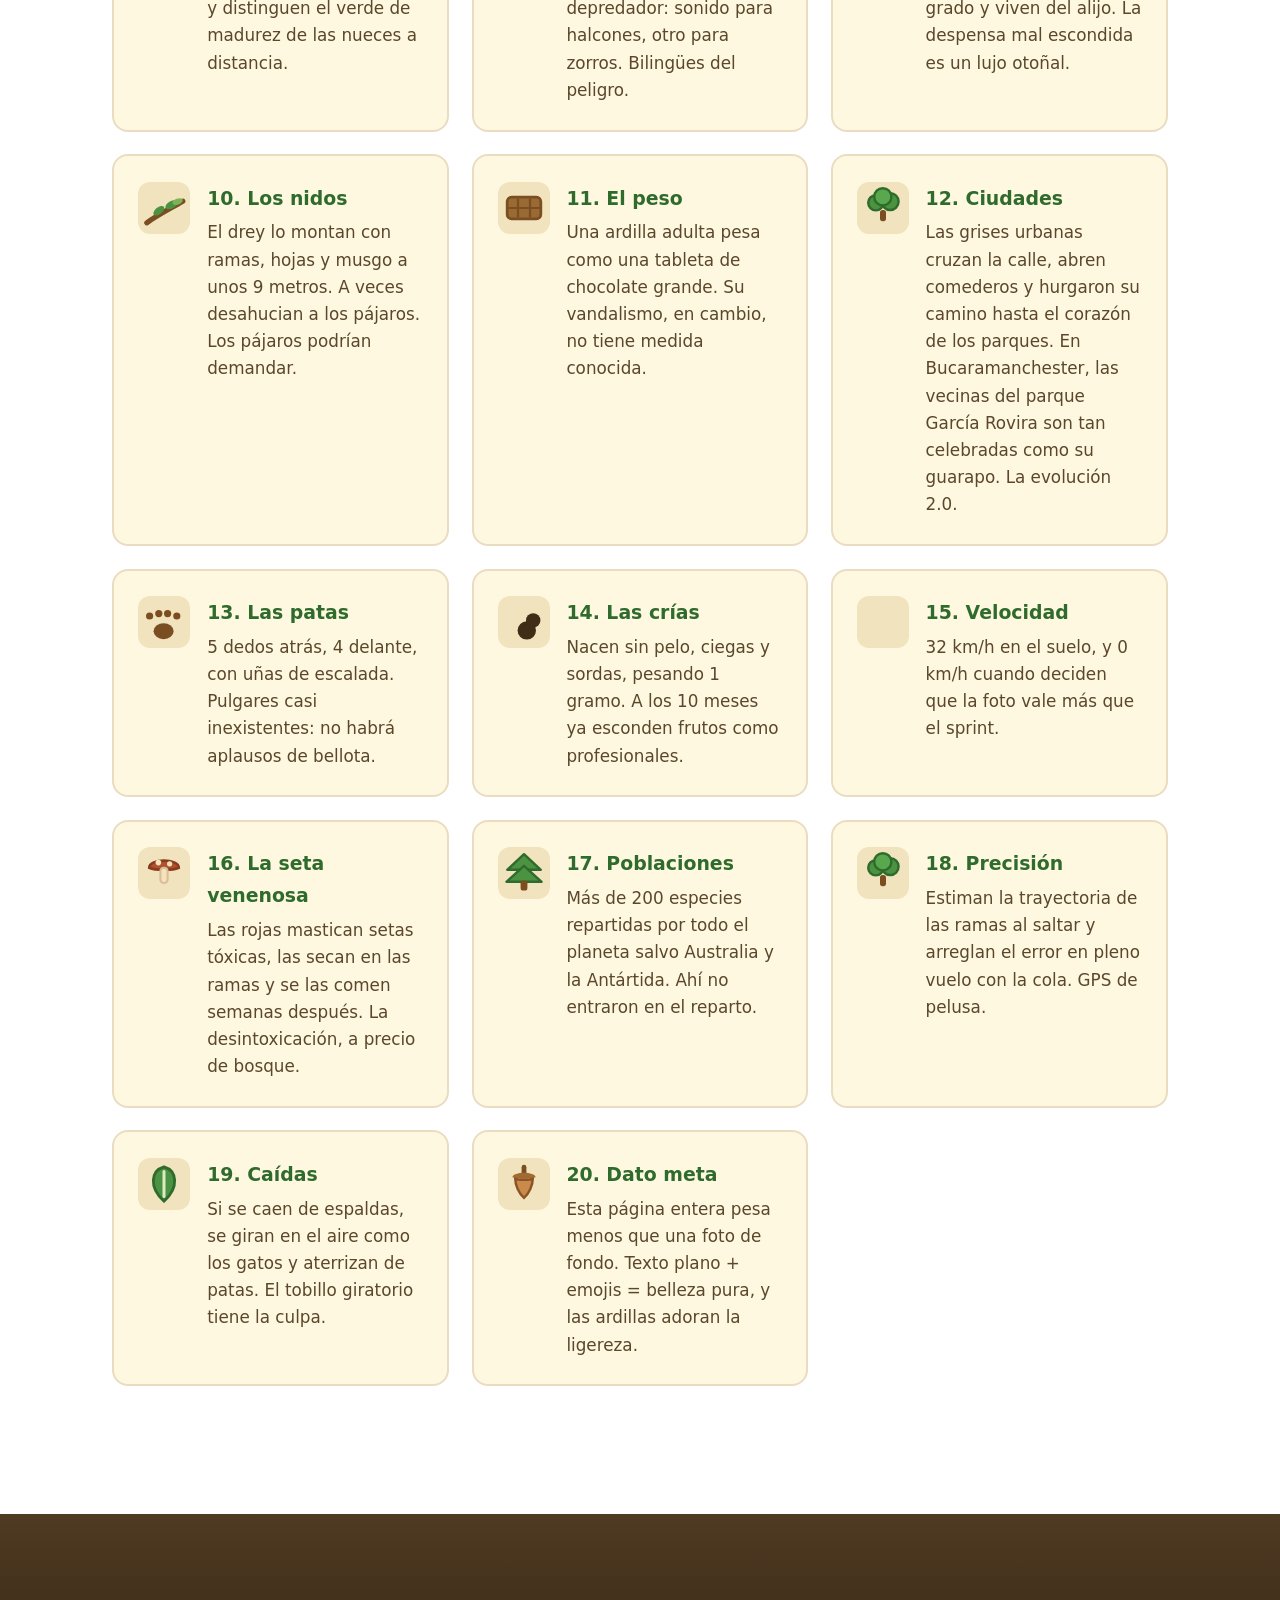
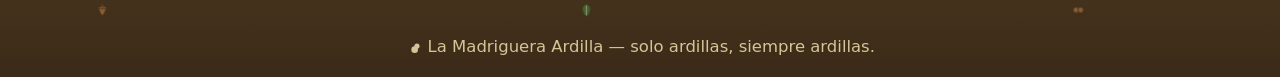
<file: datos.html>
<!DOCTYPE html>
<html lang="es">
<head>
  <meta charset="UTF-8">
  <meta name="viewport" content="width=device-width, initial-scale=1.0">
  <title>Datos curiosos — La Madriguera Ardilla</title>
  <!-- favicon pixel art de Sara -->
  <link rel="icon" type="image/png" sizes="16x16" href="squirreeeel-favicon-16.png">
  <link rel="icon" type="image/png" sizes="32x32" href="squirreeeel-favicon-32.png">
  <link rel="icon" type="image/png" href="squirreeeel-favicon.png">
  <link rel="stylesheet" href="style.css">
</head>
<body>
  <span class="hoja-cae"><svg class='ico' aria-hidden='true'><use href='#i-hoja'/></svg></span><span class="hoja-cae"><svg class='ico' aria-hidden='true'><use href='#i-bellota'/></svg></span>
  <span class="hoja-cae"><svg class='ico' aria-hidden='true'><use href='#i-hoja-arce'/></svg></span><span class="hoja-cae"><svg class='ico' aria-hidden='true'><use href='#i-bellota'/></svg></span>

  <header>
      <a class="brand" href="index.html?mapa=1"><span class="logo-emoji"><svg class='ico' aria-hidden='true'><use href='#i-ardilla'/></svg></span> La Madriguera Ardilla</a>
    <div class="barra-scroll"><i id="barra"></i></div>
  </header>

  <main>
    <a class="btn btn-crema btn-volver" href="index.html?mapa=1"><span class="aguijon"><svg class='ico' aria-hidden='true'><use href='#i-arbol'/></svg></span> Volver al mapa</a>
    <h1 class="titulo-pagina"><svg class='ico' aria-hidden='true'><use href='#i-ardilla'/></svg> Datos curiosos</h1>
    <p class="sub-pagina">El expediente completo de la ardilla: memoria de oro, tobillos giratorios y una habilidad innata para plantar árboles por accidente. (Documentado con refajo en la mano.)</p>

    <div class="panel centrado">
      <h2><span class="emoji-grande"><svg class='ico' aria-hidden='true'><use href='#i-bellota'/></svg></span> Generador de datos aleatorios</h2>
      <p class="dato-chico" style="margin-bottom:1.1rem">Cada clic, un dato nuevo. Funciona sin internet: vive en tu navegador.</p>
      <div class="tarjeton-dato" id="dato-aleatorio"><svg class='ico' aria-hidden='true'><use href='#i-ardilla'/></svg> <svg class='ico' aria-hidden='true'><use href='#i-flecha'/></svg> Pulsa el botón y abre una bellota de sabiduría.</div>
      <button class="btn btn-naranja" onclick="datoAleatorio()"><span class="aguijon"><svg class='ico' aria-hidden='true'><use href='#i-bellota'/></svg></span> Abrir otra bellota</button>
    </div>

    <h2 style="margin-top:2.6rem">El archivo completo <svg class='ico' aria-hidden='true'><use href='#i-hoja'/></svg></h2>
    <div class="grid-datos" id="todos"></div>
  </main>

  <footer>
    <div class="pista">
      <span class="motivo" style="left:6%"><svg class='ico' aria-hidden='true'><use href='#i-bellota'/></svg></span>
      <span class="motivo" style="left:45%;animation-delay:0.9s"><svg class='ico' aria-hidden='true'><use href='#i-hoja'/></svg></span>
      <span class="motivo" style="right:14%;animation-delay:1.7s"><svg class='ico' aria-hidden='true'><use href='#i-cacahuete'/></svg></span>
      <span class="corredor"><svg class='ico' aria-hidden='true'><use href='#i-ardilla'/></svg><svg class='ico' aria-hidden='true'><use href='#i-viento'/></svg></span>
    </div>
    <p class="firma"><svg class='ico' aria-hidden='true'><use href='#i-ardilla'/></svg> La Madriguera Ardilla — solo ardillas, siempre ardillas.</p>
  </footer>

  <button class="volver-arriba" id="arriba" title="Subir"><svg class='ico' aria-hidden='true'><use href='#i-subir'/></svg></button>

  <svg xmlns="http://www.w3.org/2000/svg" style="display:none" aria-hidden="true"><defs><symbol id="i-ardilla" viewBox="0 0 24 24"><path d="M5.2 20 C 2.6 13, 8 5.2, 13.4 7.6 C 15.9 8.7, 16.2 12.2, 13.6 13.4" fill="none" stroke-width="5" stroke-linecap="round"/><circle cx="13.4" cy="16.2" r="4.6"/><circle cx="16.6" cy="11.2" r="3.6"/><path d="M15.6 8.2 Q15.3 5.6 16.6 4.6" fill="none" stroke-width="2.2" stroke-linecap="round"/><circle cx="18.2" cy="10.6" r="1"/></symbol><symbol id="i-bellota" viewBox="0 0 24 24"><path d="M12 6.6 V3.6" stroke="#7a4e21" stroke-width="2.4" stroke-linecap="round" fill="none"/><path d="M6.2 8.6 C 6.4 5.6, 17.6 5.6, 17.8 8.6 C 14.8 9.7, 9.2 9.7, 6.2 8.6 Z" fill="#a06a30"/><path d="M7.6 9.4 C 7.6 12.5, 9.4 16.6, 12 18.9 C 14.6 16.6, 16.4 12.5, 16.4 9.4 C 14.6 10, 9.4 10, 7.6 9.4 Z" fill="#c98a4b" stroke="#8a5426" stroke-width="1.2"/></symbol><symbol id="i-cacahuete" viewBox="0 0 24 24"><circle cx="8.6" cy="11.4" r="3.7" fill="#c4864f" stroke="#7a4e21" stroke-width="1.4"/><circle cx="15.2" cy="11.4" r="3.7" fill="#c4864f" stroke="#7a4e21" stroke-width="1.4"/><path d="M10.2 8.2 C 10.8 9.8, 13 9.8, 13.6 8.2" fill="none" stroke="#7a4e21" stroke-width="1.2"/><path d="M10.2 14.6 C 10.8 13, 13 13, 13.6 14.6" fill="none" stroke="#7a4e21" stroke-width="1.2"/></symbol><symbol id="i-hoja" viewBox="0 0 24 24"><path d="M12 3.4 C 5.6 5.2, 4.2 13.6, 12 20.6 C 19.8 13.6, 18.4 5.2, 12 3.4 Z" fill="#4c9341" stroke="#2f6b2c" stroke-width="1.4"/><path d="M12 5.8 V18.2" stroke="#dcebc4" stroke-width="1.5" stroke-linecap="round" fill="none"/></symbol><symbol id="i-hoja-arce" viewBox="0 0 24 24"><g transform="rotate(-6 12 10)"><path d="M12 2.8 L14.4 7.4 L19.8 7.2 L15.8 10.6 L18.2 16 L12 13.2 L5.8 16 L8.2 10.6 L4.2 7.2 L9.6 7.4 Z" fill="#e08a3c" stroke="#b96a22" stroke-width="1.3" stroke-linejoin="round"/></g><path d="M12 13.2 V19.8" stroke="#a06a30" stroke-width="2.2" stroke-linecap="round" fill="none"/></symbol><symbol id="i-arbol" viewBox="0 0 24 24"><rect x="10.5" y="13" width="3" height="5.6" rx="1.3" fill="#7a4e21"/><circle cx="8.4" cy="9.4" r="3.8" fill="#4c9341" stroke="#2f6b2c" stroke-width="1.2"/><circle cx="15.6" cy="8.8" r="4.2" fill="#4c9341" stroke="#2f6b2c" stroke-width="1.2"/><circle cx="11.9" cy="6.4" r="4.3" fill="#5aa84d" stroke="#2f6b2c" stroke-width="1.2"/></symbol><symbol id="i-pino" viewBox="0 0 24 24"><path d="M12 2.6 L3.6 10.4 H20.4 Z" fill="#4c9341" stroke="#2f6b2c" stroke-width="1.2" stroke-linejoin="round"/><path d="M12 8.4 L3.2 16.4 H20.8 Z" fill="#4c9341" stroke="#2f6b2c" stroke-width="1.2" stroke-linejoin="round"/><rect x="10.3" y="15.8" width="3.4" height="5" rx="1.3" fill="#7a4e21"/></symbol><symbol id="i-seta" viewBox="0 0 24 24"><path d="M4.6 9.4 C 4.6 4.6, 19.4 4.6, 19.4 9.4 C 16.4 10.8, 7.6 10.8, 4.6 9.4 Z" fill="#b1522e" stroke="#8a3c1e" stroke-width="1.3"/><circle cx="9.2" cy="6.8" r="1.4" fill="#f6e3bd"/><circle cx="14.8" cy="7.4" r="1.3" fill="#f6e3bd"/><rect x="10.2" y="9.4" width="3.6" height="7.6" rx="1.7" fill="#f6e3bd" stroke="#d8c19a" stroke-width="1.1"/></symbol><symbol id="i-parapente" viewBox="0 0 24 24"><path d="M4 7.4 C 4 2.8, 20 2.8, 20 7.4 C 13.8 5.2, 10.2 5.2, 4 7.4 Z" fill="#e08a3c" stroke="#b96a22" stroke-width="1.2"/><path d="M5.8 7.4 L9.4 12.4 M18.2 7.4 L14.6 12.4" fill="none" stroke="#7a4e21" stroke-width="1.5"/><path d="M14.6 14 C 16 13.4, 16.6 12, 16 10.8" fill="none" stroke="#b97a3e" stroke-width="2.2" stroke-linecap="round"/><circle cx="12" cy="14.8" r="2.7" fill="#b97a3e"/><circle cx="12" cy="11.9" r="2" fill="#b97a3e"/></symbol><symbol id="i-huella" viewBox="0 0 24 24"><circle cx="4.8" cy="9" r="1.8" fill="#7a4e21"/><circle cx="9.4" cy="7.8" r="1.8" fill="#7a4e21"/><circle cx="13.8" cy="7.8" r="1.8" fill="#7a4e21"/><circle cx="18.4" cy="9" r="1.8" fill="#7a4e21"/><ellipse cx="11.8" cy="16.6" rx="5" ry="4" fill="#7a4e21"/></symbol><symbol id="i-rama" viewBox="0 0 24 24"><path d="M3.4 19.4 C 9 15.4, 15 12.4, 21.4 8.6" fill="none" stroke="#7a4e21" stroke-width="2.6" stroke-linecap="round"/><ellipse cx="9.4" cy="13.4" rx="3.2" ry="1.7" transform="rotate(-38 9.4 13.4)" fill="#4c9341"/><ellipse cx="15.8" cy="10.4" rx="3.4" ry="1.8" transform="rotate(-28 15.8 10.4)" fill="#4c9341"/><ellipse cx="18.8" cy="8.8" rx="2.7" ry="1.5" transform="rotate(-22 18.8 8.8)" fill="#7db356"/></symbol><symbol id="i-brote" viewBox="0 0 24 24"><path d="M12 18.6 V8.6" stroke="#2f6b2c" stroke-width="2.2" stroke-linecap="round" fill="none"/><ellipse cx="7.6" cy="7" rx="3" ry="1.7" transform="rotate(-30 7.6 7)" fill="#4c9341"/><ellipse cx="16.2" cy="8.4" rx="3.2" ry="1.8" transform="rotate(25 16.2 8.4)" fill="#7db356"/><path d="M8.8 20.6 H15.2" stroke="#a06a30" stroke-width="2" stroke-linecap="round"/></symbol><symbol id="i-mundo" viewBox="0 0 24 24"><circle cx="12" cy="12" r="8.6" fill="none" stroke="#4c9341" stroke-width="2.4"/><ellipse cx="12" cy="12" rx="3.4" ry="8.4" fill="none" stroke="#4c9341" stroke-width="1.5"/><path d="M4.4 12 H19.6" stroke="#4c9341" stroke-width="1.8"/></symbol><symbol id="i-corazon" viewBox="0 0 24 24"><path d="M12 19.8 C 4.2 14.2, 2.6 7.8, 6.6 5.6 C 9 4.2, 12 6, 12 8.4 C 12 6, 15 4.2, 17.4 5.6 C 21.4 7.8, 19.8 14.2, 12 19.8 Z" fill="#d9613f"/></symbol><symbol id="i-copo" viewBox="0 0 24 24"><path d="M12 2.4 V21.6 M2.4 12 H21.6 M5.4 5.4 L18.6 18.6 M18.6 5.4 L5.4 18.6" fill="none" stroke="#9cc4d8" stroke-width="2.2" stroke-linecap="round"/></symbol><symbol id="i-gota" viewBox="0 0 24 24"><path d="M12 2.6 C 16.8 9.2, 19 13.4, 19 15.8 C 19 19, 15.9 21.4, 12 21.4 C 8.1 21.4, 5 19, 5 15.8 C 5 13.4, 7.2 9.2, 12 2.6 Z" fill="#8fb4c8" stroke="#5f8ca6" stroke-width="1.3"/><path d="M7.4 17.8 C 7.4 15.6, 9 13.4, 11.4 13" fill="none" stroke="#eaf4fa" stroke-width="1.5" stroke-linecap="round"/></symbol><symbol id="i-flor" viewBox="0 0 24 24"><circle cx="12" cy="6.6" r="2.7" fill="#ffd37a"/><circle cx="6.9" cy="13.7" r="2.7" fill="#ffd37a"/><circle cx="6.9" cy="10.3" r="2.7" fill="#ffd37a"/><circle cx="17.1" cy="10.3" r="2.7" fill="#ffd37a"/><circle cx="17.1" cy="13.7" r="2.7" fill="#ffd37a"/><circle cx="12" cy="12" r="2.9" fill="#e08a3c"/></symbol><symbol id="i-diente" viewBox="0 0 24 24"><path d="M7 6.4 C 7 4.2, 17 4.2, 17 6.4 L 17.2 11 C 16.4 13.8, 14.6 15.6, 13.4 18.4 L 12 15.2 L 10.6 18.4 C 9.4 15.6, 7.6 13.8, 6.8 11 Z" fill="#faf3dd" stroke="#d8c9a8" stroke-width="1.4"/></symbol><symbol id="i-cola" viewBox="0 0 24 24"><path d="M5.6 19.6 C 3.2 13.6, 7.6 7.6, 13 9.2 C 16.6 10.2, 17.6 14.4, 14.8 16.6" fill="none" stroke="#b97a3e" stroke-width="4.4" stroke-linecap="round"/></symbol><symbol id="i-tableta" viewBox="0 0 24 24"><rect x="3.6" y="6.6" width="16.8" height="10.8" rx="2.2" fill="#9a6a34" stroke="#7a4e21" stroke-width="1.4"/><path d="M9 7.2 V16.8 M15 7.2 V16.8 M3.6 12 H20.4" stroke="#7a4e21" stroke-width="1.1"/></symbol><symbol id="i-aviso" viewBox="0 0 24 24"><path d="M12 3.4 L22 19.8 H2 Z" fill="#e08a3c" stroke="#b96a22" stroke-width="1.4" stroke-linejoin="round"/><rect x="10.9" y="8.6" width="2.2" height="5.4" rx="1.1" fill="#fff8e0"/><circle cx="12" cy="16.6" r="1.3" fill="#fff8e0"/></symbol><symbol id="i-si" viewBox="0 0 24 24"><path d="M4.8 12.6 L10 18 L19.2 6" fill="none" stroke="#2f6b2c" stroke-width="3.4" stroke-linecap="round" stroke-linejoin="round"/></symbol><symbol id="i-no" viewBox="0 0 24 24"><path d="M6.6 6.6 L17.4 17.4 M17.4 6.6 L6.6 17.4" fill="none" stroke="#d9613f" stroke-width="3.4" stroke-linecap="round"/></symbol><symbol id="i-subir" viewBox="0 0 24 24"><path d="M12 3.2 L3.8 11.4 H7.4 V16.6 H16.6 V11.4 H20.2 Z"/></symbol><symbol id="i-flecha" viewBox="0 0 24 24"><path d="M3.4 12 H15.6 M10.4 6.8 L15.6 12 L10.4 17.2" fill="none" stroke-width="3" stroke-linecap="round" stroke-linejoin="round"/></symbol><symbol id="i-viento" viewBox="0 0 24 24"><path d="M4.4 7.6 Q 8 7.4 9.2 6 M3.2 12 Q 8.6 12 10.6 10.6 M5.2 16.4 Q 10.6 16.6 12.8 15.2" fill="none" stroke-width="2.4" stroke-linecap="round"/></symbol><symbol id="i-roja" viewBox="0 0 24 24"><path d="M5.2 20 C 2.6 13, 8 5.2, 13.4 7.6 C 15.9 8.7, 16.2 12.2, 13.6 13.4" fill="none" stroke="#b1522e" stroke-width="5" stroke-linecap="round"/><circle cx="13.4" cy="16.2" r="4.6" fill="#b1522e" stroke="#8a4a24" stroke-width="1.3"/><circle cx="13.4" cy="17.6" r="2.8" fill="#f6e3bd"/><circle cx="16.6" cy="11.2" r="3.6" fill="#b1522e" stroke="#8a4a24" stroke-width="1.3"/><path d="M15.6 8.2 Q15.3 5.6 16.6 4.6" fill="none" stroke="#b1522e" stroke-width="2.2" stroke-linecap="round"/><circle cx="18.2" cy="10.6" r="1" fill="#3a2a18"/><circle cx="20" cy="11.9" r="0.85" fill="#3a2a18"/></symbol><symbol id="i-gris" viewBox="0 0 24 24"><path d="M5.2 20 C 2.6 13, 8 5.2, 13.4 7.6 C 15.9 8.7, 16.2 12.2, 13.6 13.4" fill="none" stroke="#7d848e" stroke-width="5" stroke-linecap="round"/><circle cx="13.4" cy="16.2" r="4.6" fill="#7d848e" stroke="#5d636d" stroke-width="1.3"/><circle cx="13.4" cy="17.6" r="2.8" fill="#efeee7"/><circle cx="16.6" cy="11.2" r="3.6" fill="#7d848e" stroke="#5d636d" stroke-width="1.3"/><path d="M15.6 8.2 Q15.3 5.6 16.6 4.6" fill="none" stroke="#7d848e" stroke-width="2.2" stroke-linecap="round"/><circle cx="18.2" cy="10.6" r="1" fill="#3a2a18"/><circle cx="20" cy="11.9" r="0.85" fill="#3a2a18"/></symbol><symbol id="i-voladora" viewBox="0 0 24 24"><path d="M5.2 20 C 2.6 13, 8 5.2, 13.4 7.6 C 15.9 8.7, 16.2 12.2, 13.6 13.4" fill="none" stroke="#6b4f3a" stroke-width="5" stroke-linecap="round"/><circle cx="13.4" cy="16.2" r="4.6" fill="#6b4f3a" stroke="#4a3a28" stroke-width="1.3"/><circle cx="13.4" cy="17.6" r="2.8" fill="#eadcb9"/><circle cx="16.6" cy="11.2" r="3.6" fill="#6b4f3a" stroke="#4a3a28" stroke-width="1.3"/><path d="M15.6 8.2 Q15.3 5.6 16.6 4.6" fill="none" stroke="#6b4f3a" stroke-width="2.2" stroke-linecap="round"/><circle cx="18.2" cy="10.6" r="1" fill="#3a2a18"/><circle cx="20" cy="11.9" r="0.85" fill="#3a2a18"/><path d="M13.2 13.2 C 17 13.8, 18.8 15.8, 19 19" fill="none" stroke="#b97a3e" stroke-width="3.6" stroke-linecap="round"/></symbol><symbol id="i-tierra" viewBox="0 0 24 24"><path d="M5.2 20 C 2.6 13, 8 5.2, 13.4 7.6 C 15.9 8.7, 16.2 12.2, 13.6 13.4" fill="none" stroke="#a06a30" stroke-width="5" stroke-linecap="round"/><circle cx="13.4" cy="16.2" r="4.6" fill="#a06a30" stroke="#7a4e21" stroke-width="1.3"/><circle cx="13.4" cy="17.6" r="2.8" fill="#e8d9b0"/><circle cx="16.6" cy="11.2" r="3.6" fill="#a06a30" stroke="#7a4e21" stroke-width="1.3"/><path d="M15.6 8.2 Q15.3 5.6 16.6 4.6" fill="none" stroke="#a06a30" stroke-width="2.2" stroke-linecap="round"/><circle cx="18.2" cy="10.6" r="1" fill="#3a2a18"/><circle cx="20" cy="11.9" r="0.85" fill="#3a2a18"/></symbol><symbol id="i-negra" viewBox="0 0 24 24"><path d="M5.2 20 C 2.6 13, 8 5.2, 13.4 7.6 C 15.9 8.7, 16.2 12.2, 13.6 13.4" fill="none" stroke="#3b3b44" stroke-width="5" stroke-linecap="round"/><circle cx="13.4" cy="16.2" r="4.6" fill="#3b3b44" stroke="#20202a" stroke-width="1.3"/><circle cx="13.4" cy="17.6" r="2.8" fill="#5a5a63"/><circle cx="16.6" cy="11.2" r="3.6" fill="#3b3b44" stroke="#20202a" stroke-width="1.3"/><path d="M15.6 8.2 Q15.3 5.6 16.6 4.6" fill="none" stroke="#3b3b44" stroke-width="2.2" stroke-linecap="round"/><circle cx="18.2" cy="10.6" r="1" fill="#c9c9d2"/><circle cx="20" cy="11.9" r="0.85" fill="#c9c9d2"/></symbol><symbol id="i-prevost" viewBox="0 0 24 24"><path d="M5.2 20 C 2.6 13, 8 5.2, 13.4 7.6 C 15.9 8.7, 16.2 12.2, 13.6 13.4" fill="none" stroke="#1f1f26" stroke-width="5" stroke-linecap="round"/><circle cx="13.4" cy="16.2" r="4.6" fill="#1f1f26" stroke="#111118" stroke-width="1.3"/><circle cx="13.4" cy="17.6" r="2.8" fill="#e08a3c"/><circle cx="16.6" cy="11.2" r="3.6" fill="#1f1f26" stroke="#111118" stroke-width="1.3"/><path d="M15.6 8.2 Q15.3 5.6 16.6 4.6" fill="none" stroke="#1f1f26" stroke-width="2.2" stroke-linecap="round"/><circle cx="18.2" cy="10.6" r="1" fill="#0e0e14"/><circle cx="20" cy="11.9" r="0.85" fill="#0e0e14"/><ellipse cx="17.9" cy="11.6" rx="1.9" ry="2.1" fill="#f6e3bd"/></symbol></defs></svg>
  <script>
    const DATOS = [
      ["<svg class='ico' aria-hidden='true'><use href='#i-bellota'/></svg>", "Memoria de oro", "Esconden miles de frutos al año y los recuperan usando vista y olfato: huelen la bellota bajo 30 cm de nieve."],
      ["<svg class='ico' aria-hidden='true'><use href='#i-diente'/></svg>", "Los dientes", "Sus 4 incisivos crecen unos 15 cm al año. Si no royera sin parar, los dientes le llegarían al cráneo. Así de heavy metal."],
      ["<svg class='ico' aria-hidden='true'><use href='#i-parapente'/></svg>", "Las voladoras", "No vuelan: planean hasta 90 metros entre árboles gracias al pliegue de piel entre patas y muñecas. El parapente verde."],
      ["<svg class='ico' aria-hidden='true'><use href='#i-cola'/></svg>", "La cola", "Equilibrio, lluvia, calor, sombra, freno de emergencia y conversación. Si la agitan rápido, algo va terriblemente mal."],
      ["<svg class='ico' aria-hidden='true'><use href='#i-arbol'/></svg>", "Acrobacias", "Giran los tobillos 180° y bajan de un tronco cabeza abajo a toda velocidad. Aterrizan saltos de hasta 6 metros."],
      ["<svg class='ico' aria-hidden='true'><use href='#i-brote'/></svg>", "Plantadoras sin querer", "Olvidan el 74% de las bellotas enterradas. Cada roble del futuro es el recuerdo perdido de una ardilla."],
      ["<svg class='ico' aria-hidden='true'><use href='#i-cacahuete'/></svg>", "La vista", "Ven en color, tienen mirada casi panorámica y distinguen el verde de madurez de las nueces a distancia."],
      ["<svg class='ico' aria-hidden='true'><use href='#i-ardilla'/></svg>", "El idioma", "Tienen llamadas de alarma distintas según el depredador: sonido para halcones, otro para zorros. Bilingües del peligro."],
      ["<svg class='ico' aria-hidden='true'><use href='#i-copo'/></svg>", "Invierno", "No hibernan de verdad: duermen más, bajan un grado y viven del alijo. La despensa mal escondida es un lujo otoñal."],
      ["<svg class='ico' aria-hidden='true'><use href='#i-rama'/></svg>", "Los nidos", "El drey lo montan con ramas, hojas y musgo a unos 9 metros. A veces desahucian a los pájaros. Los pájaros podrían demandar."],
      ["<svg class='ico' aria-hidden='true'><use href='#i-tableta'/></svg>", "El peso", "Una ardilla adulta pesa como una tableta de chocolate grande. Su vandalismo, en cambio, no tiene medida conocida."],
      ["<svg class='ico' aria-hidden='true'><use href='#i-arbol'/></svg>", "Ciudades", "Las grises urbanas cruzan la calle, abren comederos y hurgaron su camino hasta el corazón de los parques. En Bucaramanchester, las vecinas del parque García Rovira son tan celebradas como su guarapo. La evolución 2.0."],
      ["<svg class='ico' aria-hidden='true'><use href='#i-huella'/></svg>", "Las patas", "5 dedos atrás, 4 delante, con uñas de escalada. Pulgares casi inexistentes: no habrá aplausos de bellota."],
      ["<svg class='ico' aria-hidden='true'><use href='#i-ardilla'/></svg>", "Las crías", "Nacen sin pelo, ciegas y sordas, pesando 1 gramo. A los 10 meses ya esconden frutos como profesionales."],
      ["<svg class='ico' aria-hidden='true'><use href='#i-viento'/></svg>", "Velocidad", "32 km/h en el suelo, y 0 km/h cuando deciden que la foto vale más que el sprint."],
      ["<svg class='ico' aria-hidden='true'><use href='#i-seta'/></svg>", "La seta venenosa", "Las rojas mastican setas tóxicas, las secan en las ramas y se las comen semanas después. La desintoxicación, a precio de bosque."],
      ["<svg class='ico' aria-hidden='true'><use href='#i-pino'/></svg>", "Poblaciones", "Más de 200 especies repartidas por todo el planeta salvo Australia y la Antártida. Ahí no entraron en el reparto."],
      ["<svg class='ico' aria-hidden='true'><use href='#i-arbol'/></svg>", "Precisión", "Estiman la trayectoria de las ramas al saltar y arreglan el error en pleno vuelo con la cola. GPS de pelusa."],
      ["<svg class='ico' aria-hidden='true'><use href='#i-hoja'/></svg>", "Caídas", "Si se caen de espaldas, se giran en el aire como los gatos y aterrizan de patas. El tobillo giratorio tiene la culpa."],
      ["<svg class='ico' aria-hidden='true'><use href='#i-bellota'/></svg>", "Dato meta", "Esta página entera pesa menos que una foto de fondo. Texto plano + emojis = belleza pura, y las ardillas adoran la ligereza."]
    ];

    function texDato(d, aleatorio) {
      return (aleatorio ? "<svg class='ico' aria-hidden='true'><use href='#i-ardilla'/></svg> <svg class='ico' aria-hidden='true'><use href='#i-flecha'/></svg> " : "") + "<strong>" + d[1] + ".</strong> " + d[2];
    }
    function datoAleatorio() {
      try {
        const p = JSON.parse(localStorage.getItem("ardilla_progreso") || "{}");
        p.lab = (p.lab || 0) + 1;
        localStorage.setItem("ardilla_progreso", JSON.stringify(p));
      } catch (e) { }
      const el = document.getElementById("dato-aleatorio");
      el.classList.remove("entra");
      void el.offsetWidth;
      const d = DATOS[Math.floor(Math.random() * DATOS.length)];
      el.innerHTML = texDato(d, true);
      el.classList.add("entra");
    }
    document.getElementById("todos").innerHTML = DATOS.map((d, i) => `
      <article class="ficha-dato revelar">
        <div class="emoji-caja">${d[0]}</div>
        <div>
          <h3>${i + 1}. ${d[1]}</h3>
          <p>${d[2]}</p>
        </div>
      </article>`).join("");

    const barra = document.getElementById("barra");
    addEventListener("scroll", () => {
      const h = document.documentElement;
      barra.style.width = (h.scrollTop / (h.scrollHeight - h.clientHeight) * 100) + "%";
      document.getElementById("arriba").classList.toggle("visible", h.scrollTop > 600);
    }, { passive: true });
    document.getElementById("arriba").onclick = () => scrollTo({ top: 0, behavior: "smooth" });
    const obs = new IntersectionObserver((es) => {
      es.forEach(e => { if (e.isIntersecting) { e.target.classList.add("visible"); obs.unobserve(e.target); } });
    }, { threshold: 0.12 });
    document.querySelectorAll(".revelar").forEach(el => obs.observe(el));
  </script>
</body>
</html>
</file>
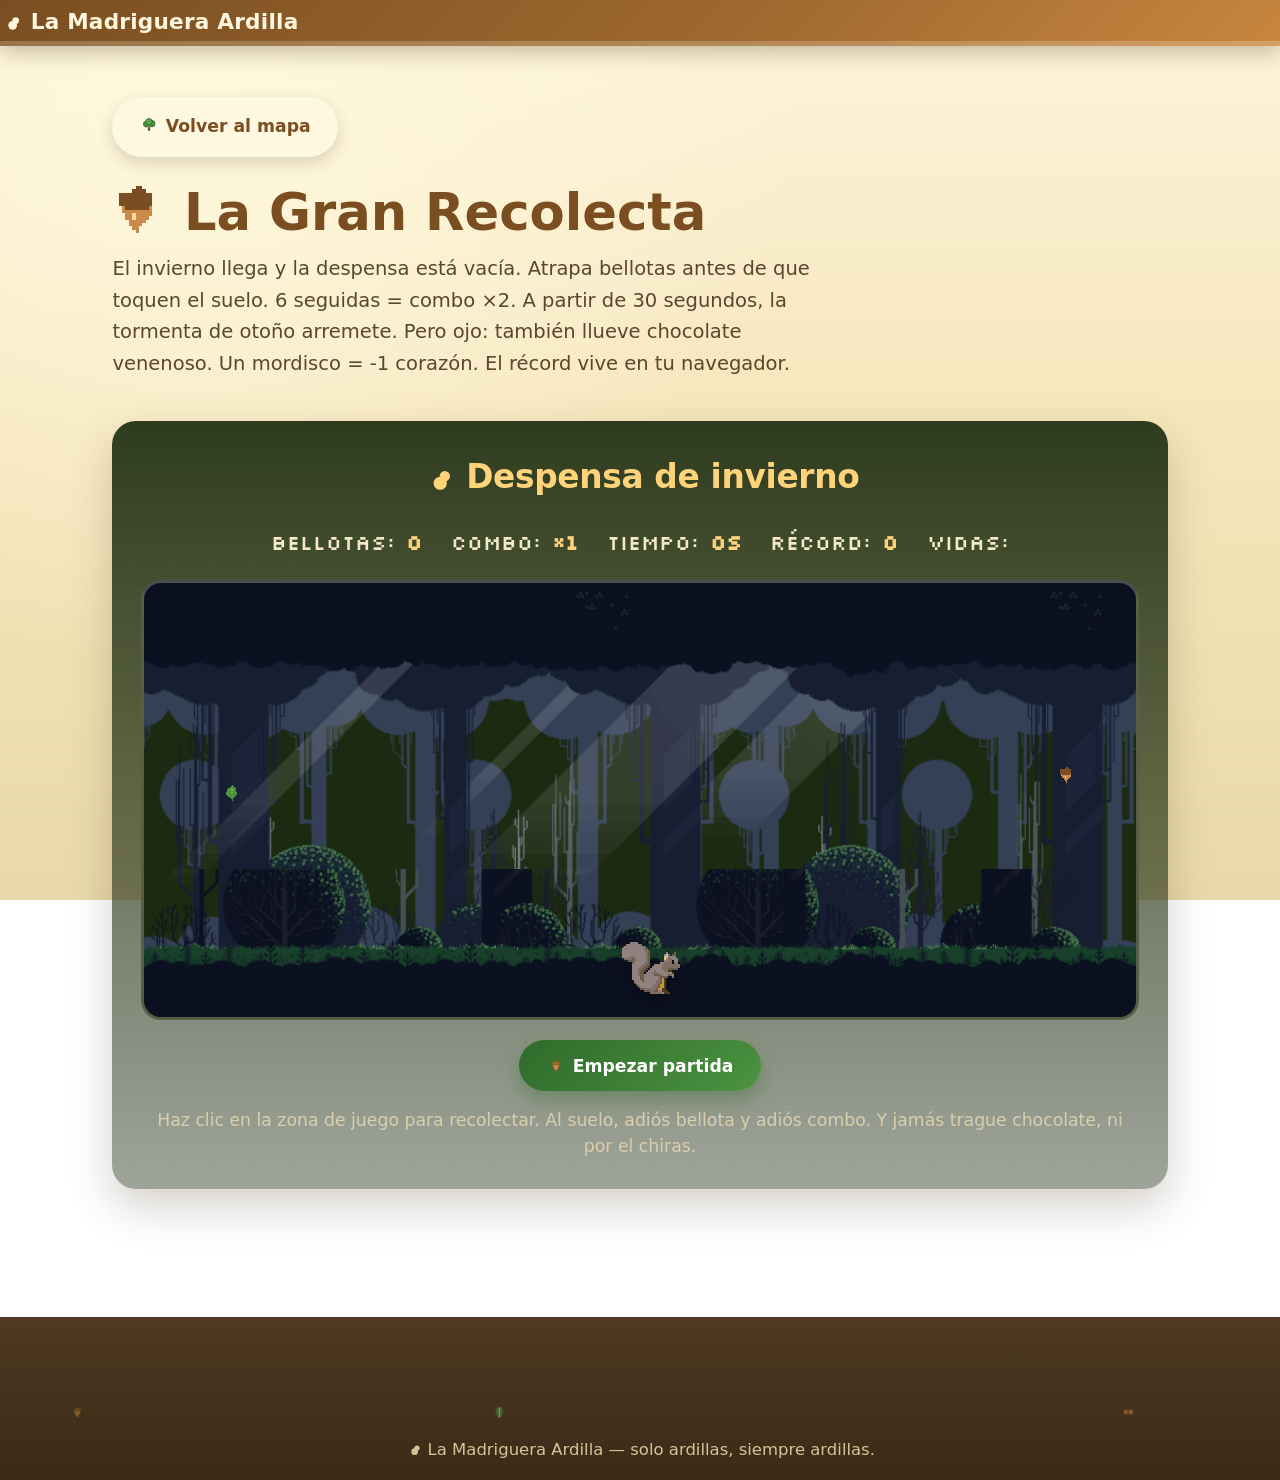
<file: juego.html>
<!DOCTYPE html>
<html lang="es">
<head>
  <meta charset="UTF-8">
  <meta name="viewport" content="width=device-width, initial-scale=1.0">
  <title>La Gran Recolecta — La Madriguera Ardilla</title>
  <!-- favicon pixel art de Sara -->
  <link rel="icon" type="image/png" sizes="16x16" href="squirreeeel-favicon-16.png">
  <link rel="icon" type="image/png" sizes="32x32" href="squirreeeel-favicon-32.png">
  <link rel="icon" type="image/png" href="squirreeeel-favicon.png">
  <link rel="stylesheet" href="style.css">
</head>
<body>
  <span class="hoja-cae"><svg class='ico' aria-hidden='true'><use href='#i-hoja-px'/></svg></span><span class="hoja-cae"><svg class='ico' aria-hidden='true'><use href='#i-bellota-px'/></svg></span>
  <span class="hoja-cae"><svg class='ico' aria-hidden='true'><use href='#i-hoja-naranja-px'/></svg></span><span class="hoja-cae"><svg class='ico' aria-hidden='true'><use href='#i-bellota-px'/></svg></span>

  <header>
      <a class="brand" href="index.html?mapa=1"><span class="logo-emoji"><svg class='ico' aria-hidden='true'><use href='#i-ardilla'/></svg></span> La Madriguera Ardilla</a>
    <div class="barra-scroll"><i id="barra"></i></div>
  </header>

  <main>
    <a class="btn btn-crema btn-volver" href="index.html?mapa=1"><span class="aguijon"><svg class='ico' aria-hidden='true'><use href='#i-arbol'/></svg></span> Volver al mapa</a>
    <h1 class="titulo-pagina"><svg class='ico' aria-hidden='true'><use href='#i-bellota-px'/></svg> La Gran Recolecta</h1>
    <p class="sub-pagina">El invierno llega y la despensa está vacía. Atrapa bellotas antes de que toquen el suelo. 6 seguidas = combo ×2. A partir de 30 segundos, la tormenta de otoño arremete. Pero ojo: también llueve chocolate venenoso. Un mordisco = -1 corazón. El récord vive en tu navegador.</p>

    <div class="caja-juego">
      <h2 style="color:#ffd37a;margin-bottom:0.2rem;text-align:center"><svg class='ico' aria-hidden='true'><use href='#i-ardilla'/></svg> Despensa de invierno</h2>
      <div class="marcadores">
        <span>Bellotas: <strong id="cuenta">0</strong></span>
        <span>Combo: <strong id="combo">×1</strong></span>
        <span>Tiempo: <strong id="tiempo">0s</strong></span>
        <span>Récord: <strong id="record">0</strong></span>
        <span>Vidas: <strong id="vidas"></strong></span>
      </div>

      <div class="zona-juego" id="zona">
        <span class="flotador" style="left:8%;bottom:48%;animation-delay:0.5s"><svg class='ico' aria-hidden='true'><use href='#i-hoja-px'/></svg></span>
        <span class="flotador" style="right:6%;bottom:52%;animation-delay:1.3s"><svg class='ico' aria-hidden='true'><use href='#i-bellota-px'/></svg></span>
        <span class="ardilla-sprite" id="ardilla"><img id="ardilla-img" alt="Ardilla" draggable="false"></span>
        <div class="frondas"></div>
      </div>

      <div class="controles">
        <button class="btn btn-verde" onclick="empezar()" id="btn-empezar"><span class="aguijon"><svg class='ico' aria-hidden='true'><use href='#i-bellota'/></svg></span> Empezar partida</button>
        <button class="btn btn-naranja" onclick="parar(true)" id="btn-parar" style="display:none"><span class="aguijon"><svg class='ico' aria-hidden='true'><use href='#i-ardilla'/></svg></span> Parar</button>
      </div>
      <p class="mensajito" id="mensajito">Haz clic en la zona de juego para recolectar. Al suelo, adiós bellota y adiós combo. Y jamás trague chocolate, ni por el chiras.</p>
    </div>
  </main>

  <footer>
    <div class="pista">
      <span class="motivo" style="left:4%"><svg class='ico' aria-hidden='true'><use href='#i-bellota'/></svg></span>
      <span class="motivo" style="left:38%;animation-delay:0.8s"><svg class='ico' aria-hidden='true'><use href='#i-hoja'/></svg></span>
      <span class="motivo" style="right:10%;animation-delay:1.6s"><svg class='ico' aria-hidden='true'><use href='#i-cacahuete'/></svg></span>
      <span class="corredor"><svg class='ico' aria-hidden='true'><use href='#i-ardilla'/></svg><svg class='ico' aria-hidden='true'><use href='#i-viento'/></svg></span>
    </div>
    <p class="firma"><svg class='ico' aria-hidden='true'><use href='#i-ardilla'/></svg> La Madriguera Ardilla — solo ardillas, siempre ardillas.</p>
  </footer>

  <button class="volver-arriba" id="arriba" title="Subir"><svg class='ico' aria-hidden='true'><use href='#i-subir'/></svg></button>

  <svg xmlns="http://www.w3.org/2000/svg" style="display:none" aria-hidden="true"><defs><symbol id="i-ardilla" viewBox="0 0 24 24"><path d="M5.2 20 C 2.6 13, 8 5.2, 13.4 7.6 C 15.9 8.7, 16.2 12.2, 13.6 13.4" fill="none" stroke-width="5" stroke-linecap="round"/><circle cx="13.4" cy="16.2" r="4.6"/><circle cx="16.6" cy="11.2" r="3.6"/><path d="M15.6 8.2 Q15.3 5.6 16.6 4.6" fill="none" stroke-width="2.2" stroke-linecap="round"/><circle cx="18.2" cy="10.6" r="1"/></symbol><symbol id="i-bellota" viewBox="0 0 24 24"><path d="M12 6.6 V3.6" stroke="#7a4e21" stroke-width="2.4" stroke-linecap="round" fill="none"/><path d="M6.2 8.6 C 6.4 5.6, 17.6 5.6, 17.8 8.6 C 14.8 9.7, 9.2 9.7, 6.2 8.6 Z" fill="#a06a30"/><path d="M7.6 9.4 C 7.6 12.5, 9.4 16.6, 12 18.9 C 14.6 16.6, 16.4 12.5, 16.4 9.4 C 14.6 10, 9.4 10, 7.6 9.4 Z" fill="#c98a4b" stroke="#8a5426" stroke-width="1.2"/></symbol><symbol id="i-cacahuete" viewBox="0 0 24 24"><circle cx="8.6" cy="11.4" r="3.7" fill="#c4864f" stroke="#7a4e21" stroke-width="1.4"/><circle cx="15.2" cy="11.4" r="3.7" fill="#c4864f" stroke="#7a4e21" stroke-width="1.4"/><path d="M10.2 8.2 C 10.8 9.8, 13 9.8, 13.6 8.2" fill="none" stroke="#7a4e21" stroke-width="1.2"/><path d="M10.2 14.6 C 10.8 13, 13 13, 13.6 14.6" fill="none" stroke="#7a4e21" stroke-width="1.2"/></symbol><symbol id="i-hoja" viewBox="0 0 24 24"><path d="M12 3.4 C 5.6 5.2, 4.2 13.6, 12 20.6 C 19.8 13.6, 18.4 5.2, 12 3.4 Z" fill="#4c9341" stroke="#2f6b2c" stroke-width="1.4"/><path d="M12 5.8 V18.2" stroke="#dcebc4" stroke-width="1.5" stroke-linecap="round" fill="none"/></symbol><symbol id="i-hoja-arce" viewBox="0 0 24 24"><g transform="rotate(-6 12 10)"><path d="M12 2.8 L14.4 7.4 L19.8 7.2 L15.8 10.6 L18.2 16 L12 13.2 L5.8 16 L8.2 10.6 L4.2 7.2 L9.6 7.4 Z" fill="#e08a3c" stroke="#b96a22" stroke-width="1.3" stroke-linejoin="round"/></g><path d="M12 13.2 V19.8" stroke="#a06a30" stroke-width="2.2" stroke-linecap="round" fill="none"/></symbol><symbol id="i-arbol" viewBox="0 0 24 24"><rect x="10.5" y="13" width="3" height="5.6" rx="1.3" fill="#7a4e21"/><circle cx="8.4" cy="9.4" r="3.8" fill="#4c9341" stroke="#2f6b2c" stroke-width="1.2"/><circle cx="15.6" cy="8.8" r="4.2" fill="#4c9341" stroke="#2f6b2c" stroke-width="1.2"/><circle cx="11.9" cy="6.4" r="4.3" fill="#5aa84d" stroke="#2f6b2c" stroke-width="1.2"/></symbol><symbol id="i-pino" viewBox="0 0 24 24"><path d="M12 2.6 L3.6 10.4 H20.4 Z" fill="#4c9341" stroke="#2f6b2c" stroke-width="1.2" stroke-linejoin="round"/><path d="M12 8.4 L3.2 16.4 H20.8 Z" fill="#4c9341" stroke="#2f6b2c" stroke-width="1.2" stroke-linejoin="round"/><rect x="10.3" y="15.8" width="3.4" height="5" rx="1.3" fill="#7a4e21"/></symbol><symbol id="i-seta" viewBox="0 0 24 24"><path d="M4.6 9.4 C 4.6 4.6, 19.4 4.6, 19.4 9.4 C 16.4 10.8, 7.6 10.8, 4.6 9.4 Z" fill="#b1522e" stroke="#8a3c1e" stroke-width="1.3"/><circle cx="9.2" cy="6.8" r="1.4" fill="#f6e3bd"/><circle cx="14.8" cy="7.4" r="1.3" fill="#f6e3bd"/><rect x="10.2" y="9.4" width="3.6" height="7.6" rx="1.7" fill="#f6e3bd" stroke="#d8c19a" stroke-width="1.1"/></symbol><symbol id="i-parapente" viewBox="0 0 24 24"><path d="M4 7.4 C 4 2.8, 20 2.8, 20 7.4 C 13.8 5.2, 10.2 5.2, 4 7.4 Z" fill="#e08a3c" stroke="#b96a22" stroke-width="1.2"/><path d="M5.8 7.4 L9.4 12.4 M18.2 7.4 L14.6 12.4" fill="none" stroke="#7a4e21" stroke-width="1.5"/><path d="M14.6 14 C 16 13.4, 16.6 12, 16 10.8" fill="none" stroke="#b97a3e" stroke-width="2.2" stroke-linecap="round"/><circle cx="12" cy="14.8" r="2.7" fill="#b97a3e"/><circle cx="12" cy="11.9" r="2" fill="#b97a3e"/></symbol><symbol id="i-huella" viewBox="0 0 24 24"><circle cx="4.8" cy="9" r="1.8" fill="#7a4e21"/><circle cx="9.4" cy="7.8" r="1.8" fill="#7a4e21"/><circle cx="13.8" cy="7.8" r="1.8" fill="#7a4e21"/><circle cx="18.4" cy="9" r="1.8" fill="#7a4e21"/><ellipse cx="11.8" cy="16.6" rx="5" ry="4" fill="#7a4e21"/></symbol><symbol id="i-rama" viewBox="0 0 24 24"><path d="M3.4 19.4 C 9 15.4, 15 12.4, 21.4 8.6" fill="none" stroke="#7a4e21" stroke-width="2.6" stroke-linecap="round"/><ellipse cx="9.4" cy="13.4" rx="3.2" ry="1.7" transform="rotate(-38 9.4 13.4)" fill="#4c9341"/><ellipse cx="15.8" cy="10.4" rx="3.4" ry="1.8" transform="rotate(-28 15.8 10.4)" fill="#4c9341"/><ellipse cx="18.8" cy="8.8" rx="2.7" ry="1.5" transform="rotate(-22 18.8 8.8)" fill="#7db356"/></symbol><symbol id="i-brote" viewBox="0 0 24 24"><path d="M12 18.6 V8.6" stroke="#2f6b2c" stroke-width="2.2" stroke-linecap="round" fill="none"/><ellipse cx="7.6" cy="7" rx="3" ry="1.7" transform="rotate(-30 7.6 7)" fill="#4c9341"/><ellipse cx="16.2" cy="8.4" rx="3.2" ry="1.8" transform="rotate(25 16.2 8.4)" fill="#7db356"/><path d="M8.8 20.6 H15.2" stroke="#a06a30" stroke-width="2" stroke-linecap="round"/></symbol><symbol id="i-mundo" viewBox="0 0 24 24"><circle cx="12" cy="12" r="8.6" fill="none" stroke="#4c9341" stroke-width="2.4"/><ellipse cx="12" cy="12" rx="3.4" ry="8.4" fill="none" stroke="#4c9341" stroke-width="1.5"/><path d="M4.4 12 H19.6" stroke="#4c9341" stroke-width="1.8"/></symbol><symbol id="i-corazon" viewBox="0 0 24 24"><path d="M12 19.8 C 4.2 14.2, 2.6 7.8, 6.6 5.6 C 9 4.2, 12 6, 12 8.4 C 12 6, 15 4.2, 17.4 5.6 C 21.4 7.8, 19.8 14.2, 12 19.8 Z" fill="#d9613f"/></symbol><symbol id="i-copo" viewBox="0 0 24 24"><path d="M12 2.4 V21.6 M2.4 12 H21.6 M5.4 5.4 L18.6 18.6 M18.6 5.4 L5.4 18.6" fill="none" stroke="#9cc4d8" stroke-width="2.2" stroke-linecap="round"/></symbol><symbol id="i-gota" viewBox="0 0 24 24"><path d="M12 2.6 C 16.8 9.2, 19 13.4, 19 15.8 C 19 19, 15.9 21.4, 12 21.4 C 8.1 21.4, 5 19, 5 15.8 C 5 13.4, 7.2 9.2, 12 2.6 Z" fill="#8fb4c8" stroke="#5f8ca6" stroke-width="1.3"/><path d="M7.4 17.8 C 7.4 15.6, 9 13.4, 11.4 13" fill="none" stroke="#eaf4fa" stroke-width="1.5" stroke-linecap="round"/></symbol><symbol id="i-flor" viewBox="0 0 24 24"><circle cx="12" cy="6.6" r="2.7" fill="#ffd37a"/><circle cx="6.9" cy="13.7" r="2.7" fill="#ffd37a"/><circle cx="6.9" cy="10.3" r="2.7" fill="#ffd37a"/><circle cx="17.1" cy="10.3" r="2.7" fill="#ffd37a"/><circle cx="17.1" cy="13.7" r="2.7" fill="#ffd37a"/><circle cx="12" cy="12" r="2.9" fill="#e08a3c"/></symbol><symbol id="i-diente" viewBox="0 0 24 24"><path d="M7 6.4 C 7 4.2, 17 4.2, 17 6.4 L 17.2 11 C 16.4 13.8, 14.6 15.6, 13.4 18.4 L 12 15.2 L 10.6 18.4 C 9.4 15.6, 7.6 13.8, 6.8 11 Z" fill="#faf3dd" stroke="#d8c9a8" stroke-width="1.4"/></symbol><symbol id="i-cola" viewBox="0 0 24 24"><path d="M5.6 19.6 C 3.2 13.6, 7.6 7.6, 13 9.2 C 16.6 10.2, 17.6 14.4, 14.8 16.6" fill="none" stroke="#b97a3e" stroke-width="4.4" stroke-linecap="round"/></symbol><symbol id="i-tableta" viewBox="0 0 24 24"><rect x="3.6" y="6.6" width="16.8" height="10.8" rx="2.2" fill="#9a6a34" stroke="#7a4e21" stroke-width="1.4"/><path d="M9 7.2 V16.8 M15 7.2 V16.8 M3.6 12 H20.4" stroke="#7a4e21" stroke-width="1.1"/></symbol><symbol id="i-aviso" viewBox="0 0 24 24"><path d="M12 3.4 L22 19.8 H2 Z" fill="#e08a3c" stroke="#b96a22" stroke-width="1.4" stroke-linejoin="round"/><rect x="10.9" y="8.6" width="2.2" height="5.4" rx="1.1" fill="#fff8e0"/><circle cx="12" cy="16.6" r="1.3" fill="#fff8e0"/></symbol><symbol id="i-si" viewBox="0 0 24 24"><path d="M4.8 12.6 L10 18 L19.2 6" fill="none" stroke="#2f6b2c" stroke-width="3.4" stroke-linecap="round" stroke-linejoin="round"/></symbol><symbol id="i-no" viewBox="0 0 24 24"><path d="M6.6 6.6 L17.4 17.4 M17.4 6.6 L6.6 17.4" fill="none" stroke="#d9613f" stroke-width="3.4" stroke-linecap="round"/></symbol><symbol id="i-subir" viewBox="0 0 24 24"><path d="M12 3.2 L3.8 11.4 H7.4 V16.6 H16.6 V11.4 H20.2 Z"/></symbol><symbol id="i-flecha" viewBox="0 0 24 24"><path d="M3.4 12 H15.6 M10.4 6.8 L15.6 12 L10.4 17.2" fill="none" stroke-width="3" stroke-linecap="round" stroke-linejoin="round"/></symbol><symbol id="i-viento" viewBox="0 0 24 24"><path d="M4.4 7.6 Q 8 7.4 9.2 6 M3.2 12 Q 8.6 12 10.6 10.6 M5.2 16.4 Q 10.6 16.6 12.8 15.2" fill="none" stroke-width="2.4" stroke-linecap="round"/></symbol><symbol id="i-roja" viewBox="0 0 24 24"><path d="M5.2 20 C 2.6 13, 8 5.2, 13.4 7.6 C 15.9 8.7, 16.2 12.2, 13.6 13.4" fill="none" stroke="#b1522e" stroke-width="5" stroke-linecap="round"/><circle cx="13.4" cy="16.2" r="4.6" fill="#b1522e" stroke="#8a4a24" stroke-width="1.3"/><circle cx="13.4" cy="17.6" r="2.8" fill="#f6e3bd"/><circle cx="16.6" cy="11.2" r="3.6" fill="#b1522e" stroke="#8a4a24" stroke-width="1.3"/><path d="M15.6 8.2 Q15.3 5.6 16.6 4.6" fill="none" stroke="#b1522e" stroke-width="2.2" stroke-linecap="round"/><circle cx="18.2" cy="10.6" r="1" fill="#3a2a18"/><circle cx="20" cy="11.9" r="0.85" fill="#3a2a18"/></symbol><symbol id="i-gris" viewBox="0 0 24 24"><path d="M5.2 20 C 2.6 13, 8 5.2, 13.4 7.6 C 15.9 8.7, 16.2 12.2, 13.6 13.4" fill="none" stroke="#7d848e" stroke-width="5" stroke-linecap="round"/><circle cx="13.4" cy="16.2" r="4.6" fill="#7d848e" stroke="#5d636d" stroke-width="1.3"/><circle cx="13.4" cy="17.6" r="2.8" fill="#efeee7"/><circle cx="16.6" cy="11.2" r="3.6" fill="#7d848e" stroke="#5d636d" stroke-width="1.3"/><path d="M15.6 8.2 Q15.3 5.6 16.6 4.6" fill="none" stroke="#7d848e" stroke-width="2.2" stroke-linecap="round"/><circle cx="18.2" cy="10.6" r="1" fill="#3a2a18"/><circle cx="20" cy="11.9" r="0.85" fill="#3a2a18"/></symbol><symbol id="i-voladora" viewBox="0 0 24 24"><path d="M5.2 20 C 2.6 13, 8 5.2, 13.4 7.6 C 15.9 8.7, 16.2 12.2, 13.6 13.4" fill="none" stroke="#6b4f3a" stroke-width="5" stroke-linecap="round"/><circle cx="13.4" cy="16.2" r="4.6" fill="#6b4f3a" stroke="#4a3a28" stroke-width="1.3"/><circle cx="13.4" cy="17.6" r="2.8" fill="#eadcb9"/><circle cx="16.6" cy="11.2" r="3.6" fill="#6b4f3a" stroke="#4a3a28" stroke-width="1.3"/><path d="M15.6 8.2 Q15.3 5.6 16.6 4.6" fill="none" stroke="#6b4f3a" stroke-width="2.2" stroke-linecap="round"/><circle cx="18.2" cy="10.6" r="1" fill="#3a2a18"/><circle cx="20" cy="11.9" r="0.85" fill="#3a2a18"/><path d="M13.2 13.2 C 17 13.8, 18.8 15.8, 19 19" fill="none" stroke="#b97a3e" stroke-width="3.6" stroke-linecap="round"/></symbol><symbol id="i-tierra" viewBox="0 0 24 24"><path d="M5.2 20 C 2.6 13, 8 5.2, 13.4 7.6 C 15.9 8.7, 16.2 12.2, 13.6 13.4" fill="none" stroke="#a06a30" stroke-width="5" stroke-linecap="round"/><circle cx="13.4" cy="16.2" r="4.6" fill="#a06a30" stroke="#7a4e21" stroke-width="1.3"/><circle cx="13.4" cy="17.6" r="2.8" fill="#e8d9b0"/><circle cx="16.6" cy="11.2" r="3.6" fill="#a06a30" stroke="#7a4e21" stroke-width="1.3"/><path d="M15.6 8.2 Q15.3 5.6 16.6 4.6" fill="none" stroke="#a06a30" stroke-width="2.2" stroke-linecap="round"/><circle cx="18.2" cy="10.6" r="1" fill="#3a2a18"/><circle cx="20" cy="11.9" r="0.85" fill="#3a2a18"/></symbol><symbol id="i-negra" viewBox="0 0 24 24"><path d="M5.2 20 C 2.6 13, 8 5.2, 13.4 7.6 C 15.9 8.7, 16.2 12.2, 13.6 13.4" fill="none" stroke="#3b3b44" stroke-width="5" stroke-linecap="round"/><circle cx="13.4" cy="16.2" r="4.6" fill="#3b3b44" stroke="#20202a" stroke-width="1.3"/><circle cx="13.4" cy="17.6" r="2.8" fill="#5a5a63"/><circle cx="16.6" cy="11.2" r="3.6" fill="#3b3b44" stroke="#20202a" stroke-width="1.3"/><path d="M15.6 8.2 Q15.3 5.6 16.6 4.6" fill="none" stroke="#3b3b44" stroke-width="2.2" stroke-linecap="round"/><circle cx="18.2" cy="10.6" r="1" fill="#c9c9d2"/><circle cx="20" cy="11.9" r="0.85" fill="#c9c9d2"/></symbol><symbol id="i-prevost" viewBox="0 0 24 24"><path d="M5.2 20 C 2.6 13, 8 5.2, 13.4 7.6 C 15.9 8.7, 16.2 12.2, 13.6 13.4" fill="none" stroke="#1f1f26" stroke-width="5" stroke-linecap="round"/><circle cx="13.4" cy="16.2" r="4.6" fill="#1f1f26" stroke="#111118" stroke-width="1.3"/><circle cx="13.4" cy="17.6" r="2.8" fill="#e08a3c"/><circle cx="16.6" cy="11.2" r="3.6" fill="#1f1f26" stroke="#111118" stroke-width="1.3"/><path d="M15.6 8.2 Q15.3 5.6 16.6 4.6" fill="none" stroke="#1f1f26" stroke-width="2.2" stroke-linecap="round"/><circle cx="18.2" cy="10.6" r="1" fill="#0e0e14"/><circle cx="20" cy="11.9" r="0.85" fill="#0e0e14"/><ellipse cx="17.9" cy="11.6" rx="1.9" ry="2.1" fill="#f6e3bd"/></symbol><symbol id="i-bellota-px" viewBox="0 0 16 16" shape-rendering="crispEdges"><path d="M7 0h2v1h-2z" fill="#7a4e21"/><path d="M6 1h4v1h-4z" fill="#7a4e21"/><path d="M2 2h10v1h-10z" fill="#7a4e21"/><path d="M2 3h10v1h-10z" fill="#7a4e21"/><path d="M2 4h10v1h-10z" fill="#7a4e21"/><path d="M2 5h10v1h-10z" fill="#7a4e21"/><path d="M3 6h1v1h-1z" fill="#c98a4b"/><path d="M4 6h7v1h-7z" fill="#7a4e21"/><path d="M11 6h1v1h-1z" fill="#c98a4b"/><path d="M3 7h9v1h-9z" fill="#c98a4b"/><path d="M4 8h2v1h-2z" fill="#c98a4b"/><path d="M6 8h1v1h-1z" fill="#ffdc92"/><path d="M7 8h5v1h-5z" fill="#c98a4b"/><path d="M4 9h2v1h-2z" fill="#c98a4b"/><path d="M6 9h1v1h-1z" fill="#ffdc92"/><path d="M7 9h4v1h-4z" fill="#c98a4b"/><path d="M5 10h5v1h-5z" fill="#c98a4b"/><path d="M5 11h4v1h-4z" fill="#c98a4b"/><path d="M6 12h2v1h-2z" fill="#c98a4b"/><path d="M7 13h1v1h-1z" fill="#c98a4b"/></symbol><symbol id="i-hoja-px" viewBox="0 0 16 16" shape-rendering="crispEdges"><path d="M7 0h1v1h-1z" fill="#4c9341"/><path d="M6 1h3v1h-3z" fill="#4c9341"/><path d="M5 2h5v1h-5z" fill="#4c9341"/><path d="M4 3h7v1h-7z" fill="#4c9341"/><path d="M3 4h3v1h-3z" fill="#4c9341"/><path d="M6 4h2v1h-2z" fill="#79b556"/><path d="M8 4h3v1h-3z" fill="#4c9341"/><path d="M3 5h8v1h-8z" fill="#4c9341"/><path d="M2 6h4v1h-4z" fill="#4c9341"/><path d="M6 6h2v1h-2z" fill="#79b556"/><path d="M8 6h4v1h-4z" fill="#4c9341"/><path d="M2 7h10v1h-10z" fill="#4c9341"/><path d="M2 8h10v1h-10z" fill="#4c9341"/><path d="M3 9h8v1h-8z" fill="#4c9341"/><path d="M4 10h6v1h-6z" fill="#4c9341"/><path d="M5 11h4v1h-4z" fill="#4c9341"/><path d="M6 12h2v1h-2z" fill="#4c9341"/><path d="M7 13h1v1h-1z" fill="#4c9341"/></symbol><symbol id="i-hoja-naranja-px" viewBox="0 0 16 16" shape-rendering="crispEdges"><path d="M7 0h1v1h-1z" fill="#e08a3c"/><path d="M6 1h3v1h-3z" fill="#e08a3c"/><path d="M5 2h5v1h-5z" fill="#e08a3c"/><path d="M4 3h7v1h-7z" fill="#e08a3c"/><path d="M3 4h3v1h-3z" fill="#e08a3c"/><path d="M6 4h2v1h-2z" fill="#f2b85c"/><path d="M8 4h3v1h-3z" fill="#e08a3c"/><path d="M3 5h8v1h-8z" fill="#e08a3c"/><path d="M2 6h4v1h-4z" fill="#e08a3c"/><path d="M6 6h2v1h-2z" fill="#f2b85c"/><path d="M8 6h4v1h-4z" fill="#e08a3c"/><path d="M2 7h10v1h-10z" fill="#e08a3c"/><path d="M2 8h10v1h-10z" fill="#e08a3c"/><path d="M3 9h8v1h-8z" fill="#e08a3c"/><path d="M4 10h6v1h-6z" fill="#e08a3c"/><path d="M5 11h4v1h-4z" fill="#e08a3c"/><path d="M6 12h2v1h-2z" fill="#e08a3c"/><path d="M7 13h1v1h-1z" fill="#e08a3c"/></symbol><symbol id="i-corazon-px" viewBox="0 0 16 16" shape-rendering="crispEdges"><path d="M3 0h4v1h-4z" fill="#ff9d9d"/><path d="M9 0h4v1h-4z" fill="#ff9d9d"/><path d="M1 1h2v1h-2z" fill="#ff9d9d"/><path d="M3 1h12v1h-12z" fill="#c94b4b"/><path d="M1 2h2v1h-2z" fill="#ff9d9d"/><path d="M3 2h12v1h-12z" fill="#c94b4b"/><path d="M1 3h14v1h-14z" fill="#c94b4b"/><path d="M3 4h10v1h-10z" fill="#c94b4b"/><path d="M5 5h6v1h-6z" fill="#c94b4b"/><path d="M7 6h2v1h-2z" fill="#c94b4b"/></symbol><symbol id="i-chocolate-px" viewBox="0 0 16 16" shape-rendering="crispEdges"><path d="M0 0h16v1h-16z" fill="#c98a2b"/><path d="M0 1h4v1h-4z" fill="#c98a2b"/><path d="M4 1h8v1h-8z" fill="#eec06a"/><path d="M12 1h4v1h-4z" fill="#c98a2b"/><path d="M0 2h2v1h-2z" fill="#ff9d9d"/><path d="M2 2h2v1h-2z" fill="#6b4423"/><path d="M4 2h2v1h-2z" fill="#40260e"/><path d="M6 2h4v1h-4z" fill="#6b4423"/><path d="M10 2h2v1h-2z" fill="#40260e"/><path d="M12 2h4v1h-4z" fill="#6b4423"/><path d="M0 3h4v1h-4z" fill="#6b4423"/><path d="M4 3h2v1h-2z" fill="#40260e"/><path d="M6 3h4v1h-4z" fill="#6b4423"/><path d="M10 3h2v1h-2z" fill="#40260e"/><path d="M12 3h4v1h-4z" fill="#6b4423"/><path d="M0 4h4v1h-4z" fill="#6b4423"/><path d="M4 4h2v1h-2z" fill="#40260e"/><path d="M6 4h4v1h-4z" fill="#6b4423"/><path d="M10 4h2v1h-2z" fill="#40260e"/><path d="M12 4h4v1h-4z" fill="#6b4423"/><path d="M0 5h16v1h-16z" fill="#40260e"/><path d="M0 6h4v1h-4z" fill="#6b4423"/><path d="M4 6h2v1h-2z" fill="#40260e"/><path d="M6 6h4v1h-4z" fill="#6b4423"/><path d="M10 6h2v1h-2z" fill="#40260e"/><path d="M12 6h4v1h-4z" fill="#6b4423"/><path d="M0 7h4v1h-4z" fill="#6b4423"/><path d="M4 7h2v1h-2z" fill="#40260e"/><path d="M6 7h4v1h-4z" fill="#6b4423"/><path d="M10 7h2v1h-2z" fill="#40260e"/><path d="M12 7h4v1h-4z" fill="#6b4423"/></symbol></defs></svg>
  <script>
    const zona = document.getElementById("zona");
    const ardilla = document.getElementById("ardilla");
    const ardillaImg = document.getElementById("ardilla-img");
    const color = "gray";
    let animT = null;
    function ardillaAnim(gif, ms) {
      clearTimeout(animT);
      ardillaImg.src = "assets/squirrel/" + color + "_" + gif + "_8fps.gif";
      if (ms) animT = setTimeout(() => { ardillaImg.src = "assets/squirrel/" + color + "_idle_8fps.gif"; }, ms);
    }
    ardillaAnim("idle");
    function mira(px, rectZona) {
      const frente = ardilla.getBoundingClientRect();
      const centro = frente.left + frente.width / 2 - rectZona.left;
      ardillaImg.style.transform = px < centro ? "scaleX(-1)" : "";
    }
    const mensajito = document.getElementById("mensajito");

    let enJuego = false, bellotas = 0, racha = 0, segundos = 0, vidas = 3;
    let record = +(localStorage.getItem("ardilla_record") || 0);
    let timers = [], joyas = [];
    document.getElementById("record").textContent = record;

    /* --- Sonidito sin archivos: WebAudio puro --- */
    let audioCtx = null;
    function sonido(tipo) {
      try {
        audioCtx = audioCtx || new (window.AudioContext || window.webkitAudioContext)();
        if (audioCtx.state === "suspended") audioCtx.resume();
        const osc = audioCtx.createOscillator();
        const gan = audioCtx.createGain();
        osc.connect(gan); gan.connect(audioCtx.destination);
        osc.type = tipo === "recoge" ? "square" : "sawtooth";
        osc.frequency.value = tipo === "recoge" ? (700 + Math.random() * 300) : tipo === "falla" ? 110 : 130;
        gan.gain.setValueAtTime(0.07, audioCtx.currentTime);
        gan.gain.exponentialRampToValueAtTime(0.001, audioCtx.currentTime + 0.14);
        osc.start();
        osc.stop(audioCtx.currentTime + 0.15);
      } catch (e) { /* sin sonido no pasa nada */ }
    }

    /* --- Avisos flotantes --- */
    function aviso(texto, donde) {
      const m = document.createElement("span");
      m.className = "mensaje-centro";
      m.innerHTML = texto;
      (donde || zona).appendChild(m);
      setTimeout(() => m.remove(), 1400);
    }
    function plus(x, y, texto, clase) {
      const p = document.createElement("span");
      p.className = "plus" + (clase ? " " + clase : "");
      p.textContent = texto;
      p.style.left = x + "px";
      p.style.top = y + "px";
      zona.appendChild(p);
      setTimeout(() => p.remove(), 900);
    }

    /* --- Cuenta / puntuación --- */
    function sumar(px, py) {
      bellotas++; racha++;
      const combo = racha >= 6;
      const val = (combo ? 2 : 1);
      document.getElementById("cuenta").textContent = bellotas;
      document.getElementById("combo").innerHTML = combo ? "×2 <svg class='ico' aria-hidden='true'><use href='#i-bellota'/></svg>" : "×1";
      plus(px, py, "+" + val);
      if (bellotas > record) {
        record = bellotas;
        localStorage.setItem("ardilla_record", record);
        document.getElementById("record").textContent = record;
      }
    }

    /* --- Clic en la zona: caza de bellotas --- */
    zona.addEventListener("click", (e) => {
      const rect = zona.getBoundingClientRect();
      const x = e.clientX - rect.left, y = e.clientY - rect.top;
      mira(x, rect);
      if (!enJuego) return;
      ardilla.style.left = Math.max(4, Math.min(92, (x / rect.width) * 100)) + "%";
      ardilla.classList.remove("salta"); void ardilla.offsetWidth; ardilla.classList.add("salta");
      ardillaAnim("run", 250);
      const blancos = zona.querySelectorAll(".bellota");
      let tocado = null;
      blancos.forEach(b => {
        const r = b.getBoundingClientRect();
        const cx = r.left + r.width / 2 - rect.left, cy = r.top + r.height / 2 - rect.top;
        if (Math.hypot(cx - x, cy - y) < 36 && !tocado) tocado = b;
      });
      const venenos = zona.querySelectorAll(".chocolate");
      let mordido = null;
      venenos.forEach(b => {
        const r = b.getBoundingClientRect();
        const cx = r.left + r.width / 2 - rect.left, cy = r.top + r.height / 2 - rect.top;
        if (Math.hypot(cx - x, cy - y) < 36 && !mordido) mordido = b;
      });
      if (mordido) {
        mordido.remove();
        vidas--;
        pintarVidas();
        racha = 0;
        document.getElementById("combo").textContent = "×1";
        sonido("malo");
        ardillaAnim("swipe", 380);
        if (vidas <= 0) gameOver();
        else plus(x, y - 20, "-1 HP", "malo");
      } else if (tocado) {
        tocado.remove();
        sumar(x, y - 20);
        sonido("recoge");
        ardillaAnim("swipe", 380);
        if (racha === 6) aviso("<svg class='ico' aria-hidden='true'><use href='#i-bellota-px'/></svg> ¡Combo x2!");
        if (racha === 6 || racha === 12) {
          const mas = racha === 12;
          setTimeout(() => aviso(mas ? "<svg class='ico' aria-hidden='true'><use href='#i-hoja-naranja-px'/></svg> ¡Tormenta de bellotas!" : "<svg class='ico' aria-hidden='true'><use href='#i-bellota-px'/></svg> ¡Combo x2 activado!"), 500);
        }
      } else {
        racha = 0;
        document.getElementById("combo").textContent = "×1";
        sonido("falla");
      }
    });

    /* --- Bellotas y chocolates que caen --- */
    const corazonPx = "<svg class='ico' aria-hidden='true'><use href='#i-corazon-px'/></svg>";
    function pintarVidas() {
      let h = "";
      for (let i = 0; i < 3; i++)
        h += i < vidas ? corazonPx : "<span class='vida-perdida'>" + corazonPx + "</span>";
      document.getElementById("vidas").innerHTML = h;
    }
    function caerItem() {
      if (!enJuego) return;
      const esChoco = Math.random() < (segundos >= 30 ? 0.55 : 0.30);
      const b = document.createElement("span");
      b.className = esChoco ? "chocolate" : "bellota";
      b.style.left = (5 + Math.random() * 90) + "%";
      const dur = Math.max(1.1, 2.4 - Math.random() * 1.1);
      b.style.animationDuration = dur + "s";
      b.innerHTML = esChoco
        ? "<svg class='ico' aria-hidden='true'><use href='#i-chocolate-px'/></svg>"
        : "<svg class='ico' aria-hidden='true'><use href='#i-bellota-px'/></svg>";
      zona.appendChild(b);
      const cad = setInterval(() => {
        if (!enJuego) return;
        const r = b.getBoundingClientRect();
        const zr = zona.getBoundingClientRect();
        if (r.bottom > zr.bottom - 30) { /* cayó al suelo */
          if (b.parentNode) b.remove();
          clearInterval(cad);
          if (!esChoco) {
            racha = 0;
            document.getElementById("combo").textContent = "×1";
            sonido("falla");
          }
        }
      }, 180);
      const t = setTimeout(() => { if (b.parentNode) b.remove(); clearInterval(cad); }, 4200);
      timers.push(cad, t);
    }

    /* --- Partida --- */
    function empezar() {
      if (enJuego) return;
      enJuego = true; bellotas = 0; racha = 0; segundos = 0; vidas = 3;
      document.getElementById("cuenta").textContent = 0;
      document.getElementById("tiempo").textContent = "0s";
      document.getElementById("combo").textContent = "×1";
      pintarVidas();
      document.getElementById("btn-empezar").style.display = "none";
      document.getElementById("btn-parar").style.display = "inline-block";
      mensajito.textContent = "¡Eso va! La ardilla va donde cliques. Cuida el combo y evita el chocolate venenoso.";
      mensajito.classList.remove("fin");
      aviso("¡A recolectar! <svg class='ico' aria-hidden='true'><use href='#i-bellota-px'/></svg>");
      const crono = setInterval(() => {
        segundos++;
        document.getElementById("tiempo").textContent = segundos + "s";
        if (segundos >= 30) {
          caerItem();
          if (Math.random() < 0.5) caerItem();
        }
      }, 780);
      const lluvia = setInterval(() => {
        caerItem();
        if (Math.random() < 0.5) caerItem();
      }, 280);
      timers.push(crono, lluvia);
      for (let i = 0; i < 10; i++) setTimeout(caerItem, 130 + i * 180);
    }

    function gameOver() {
      enJuego = false;
      timers.forEach(t => clearInterval(t));
      timers = [];
      document.querySelectorAll(".bellota, .chocolate").forEach(b => b.remove());
      document.getElementById("btn-empezar").style.display = "inline-block";
      document.getElementById("btn-parar").style.display = "none";
      sonido("malo");
      aviso("¡Sin vidas! <svg class='ico' aria-hidden='true'><use href='#i-corazon-px'/></svg> La despensa queda a medias… " + bellotas);
      guardarAlijo(bellotas);
      mensajito.classList.add("fin");
      mensajito.textContent = bellotas >= 40 ? "¡Récord de saqueo otoñal… hasta que te envenenaste!" :
        bellotas >= 20 ? "Buena recolecta, pero el chocolate te ganó." :
        "El chocolate venenoso triunfó. ¡Otra ronda, campeón!";
      document.getElementById("combo").textContent = "×1";
    }

    function parar(mostrar) {
      enJuego = false;
      timers.forEach(t => clearInterval(t));
      timers = [];
      document.querySelectorAll(".bellota, .chocolate").forEach(b => b.remove());
      document.getElementById("btn-empezar").style.display = "inline-block";
      document.getElementById("btn-parar").style.display = "none";
      guardarAlijo(bellotas);
      if (mostrar) {
        aviso("Despensa: " + bellotas + " <svg class='ico' aria-hidden='true'><use href='#i-bellota-px'/></svg>");
        mensajito.classList.add("fin");
        mensajito.textContent = bellotas >= 40 ? "¡Récord de saqueo otoñal! Sígame retando, pa' chuzarlo." :
          bellotas >= 20 ? "Buena recolecta. El invierno te teme un poquito." :
          "El invierno mira tu despensa y ríe. Inténtalo otra vez, campeón.";
      }
      document.getElementById("combo").textContent = "×1";
    }

    /* --- Utilidades de página --- */
    const barra = document.getElementById("barra");
    addEventListener("scroll", () => {
      const h = document.documentElement;
      barra.style.width = (h.scrollTop / (h.scrollHeight - h.clientHeight) * 100) + "%";
      document.getElementById("arriba").classList.toggle("visible", h.scrollTop > 600);
    }, { passive: true });
    document.getElementById("arriba").onclick = () => scrollTo({ top: 0, behavior: "smooth" });
    window.addEventListener("beforeunload", () => parar(false));

    /* --- Progreso para el mapa del bosque --- */
    function guardarAlijo(n) {
      try {
        const p = JSON.parse(localStorage.getItem("ardilla_progreso") || "{}");
        p.alijo = true;
        p.bellotas = (p.bellotas || 0) + Math.max(0, n);
        localStorage.setItem("ardilla_progreso", JSON.stringify(p));
      } catch (e) { }
    }
  </script>
</body>
</html>
</file>
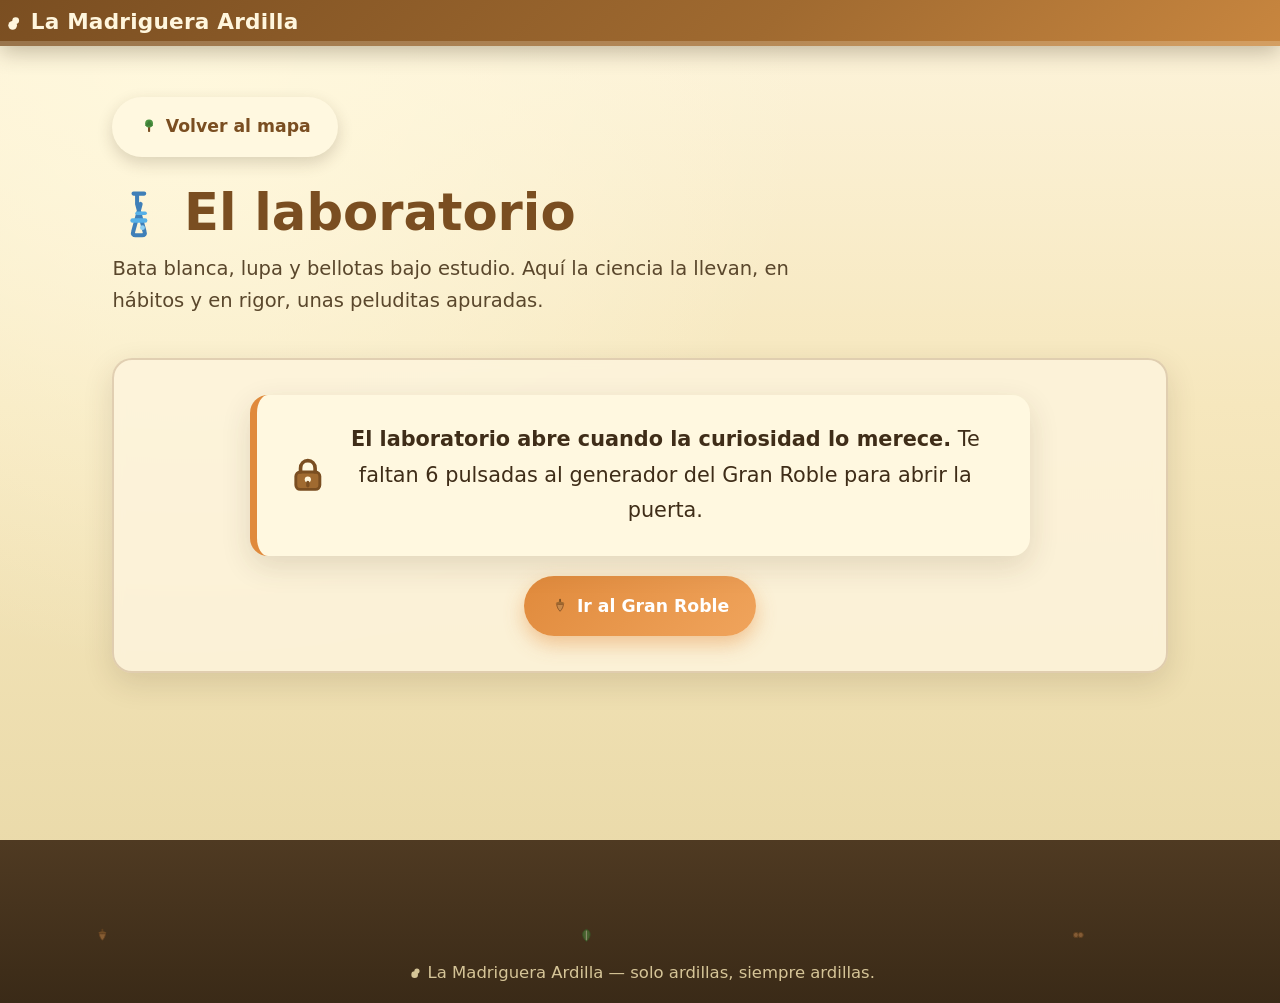
<file: laboratorio.html>
<!DOCTYPE html>
<html lang="es">
<head>
  <meta charset="UTF-8">
  <meta name="viewport" content="width=device-width, initial-scale=1.0">
  <title>El laboratorio — La Madriguera Ardilla</title>
  <link rel="icon" type="image/png" sizes="16x16" href="squirreeeel-favicon-16.png">
  <link rel="icon" type="image/png" sizes="32x32" href="squirreeeel-favicon-32.png">
  <link rel="icon" type="image/png" href="squirreeeel-favicon.png">
  <link rel="stylesheet" href="style.css">
</head>
<body>
  <span class="hoja-cae"><svg class='ico' aria-hidden='true'><use href='#i-hoja'/></svg></span><span class="hoja-cae"><svg class='ico' aria-hidden='true'><use href='#i-bellota'/></svg></span>
  <span class="hoja-cae"><svg class='ico' aria-hidden='true'><use href='#i-hoja-arce'/></svg></span><span class="hoja-cae"><svg class='ico' aria-hidden='true'><use href='#i-bellota'/></svg></span>
  <span class="hoja-cae"><svg class='ico' aria-hidden='true'><use href='#i-hoja'/></svg></span><span class="hoja-cae"><svg class='ico' aria-hidden='true'><use href='#i-hoja-arce'/></svg></span>

  <header>
      <a class="brand" href="index.html?mapa=1"><span class="logo-emoji"><svg class='ico' aria-hidden='true'><use href='#i-ardilla'/></svg></span> La Madriguera Ardilla</a>
    <div class="barra-scroll"><i id="barra"></i></div>
  </header>

  <main>
    <a class="btn btn-crema btn-volver" href="index.html?mapa=1"><span class="aguijon"><svg class='ico' aria-hidden='true'><use href='#i-arbol'/></svg></span> Volver al mapa</a>
    <h1 class="titulo-pagina"><svg class='ico' aria-hidden='true'><use href='#i-matraz'/></svg> El laboratorio</h1>
    <p class="sub-pagina">Bata blanca, lupa y bellotas bajo estudio. Aquí la ciencia la llevan, en hábitos y en rigor, unas peluditas apuradas.</p>

    <div class="panel centrado" id="testigo" hidden>
      <div class="tarjeton-dato">
        <span style="font-size:2.6rem"><svg class='ico' aria-hidden='true'><use href='#i-candado'/></svg></span>
        <span><strong>El laboratorio abre cuando la curiosidad lo merece.</strong> <span id="falta">Pulsa el generador de datos del Gran Roble unas veces más.</span></span>
      </div>
      <div class="botones" style="margin-top:1.2rem">
        <a class="btn btn-naranja" href="datos.html"><span class="aguijon"><svg class='ico' aria-hidden='true'><use href='#i-bellota'/></svg></span> Ir al Gran Roble</a>
      </div>
    </div>

    <div id="ciencia" hidden>
      <div class="bocadillos">
        <div class="bocadillo revelar"><span class="em"><svg class='ico' aria-hidden='true'><use href='#i-hoja'/></svg></span><h4>Experimento: el olfato</h4><p><strong>Hipótesis:</strong> la nariz gana sobre la nieve. <strong>Resultado:</strong> huelen una bellota a 30 cm bajo la superficie. Conclusión: GPS de pelusa.</p></div>
        <div class="bocadillo revelar"><span class="em"><svg class='ico' aria-hidden='true'><use href='#i-ardilla'/></svg></span><h4>Experimento: el tobillo</h4><p><strong>Hipótesis:</strong> bajar cabeza abajo es imposible. <strong>Resultado:</strong> tobillos que giran 180° convierten lo imposible en rutina matutina.</p></div>
        <div class="bocadillo revelar"><span class="em"><svg class='ico' aria-hidden='true'><use href='#i-bellota'/></svg></span><h4>Experimento: la seta</h4><p><strong>Hipótesis:</strong> comer setas tóxicas es perder. <strong>Resultado:</strong> secado en ramas = desintoxicación en casa. MasterChef versión bosque.</p></div>
      </div>

      <div class="panel centrado" style="margin-top:1.6rem">
        <h2><span class="emoji-grande"><svg class='ico' aria-hidden='true'><use href='#i-matraz'/></svg></span> Tú, científica(o): el censo de robles</h2>
        <p class="dato-chico" style="margin-bottom:1.2rem">Una ardilla olvida el 74% de lo que entierra. Olvido tras olvido, cada bellota perdida puede ser un roble nuevo. Mueve la vara y calcula.</p>
        <label for="robles-slider" style="font-weight:700;color:var(--acu)">Bellotas enterradas por día: <span id="robles-val" style="color:var(--naranja)">10</span></label>
        <input type="range" id="robles-slider" min="1" max="50" value="10" style="width:min(420px,92%);margin:0.8rem auto;display:block;accent-color:#2f6b2c">
        <div class="tarjeton-dato" style="min-height:0"><span id="robles-suma"></span></div>
      </div>
    </div>
  </main>

  <footer>
    <div class="pista">
      <span class="motivo" style="left:6%"><svg class='ico' aria-hidden='true'><use href='#i-bellota'/></svg></span>
      <span class="motivo" style="left:45%;animation-delay:0.9s"><svg class='ico' aria-hidden='true'><use href='#i-hoja'/></svg></span>
      <span class="motivo" style="right:14%;animation-delay:1.7s"><svg class='ico' aria-hidden='true'><use href='#i-cacahuete'/></svg></span>
      <span class="corredor"><svg class='ico' aria-hidden='true'><use href='#i-ardilla'/></svg><svg class='ico' aria-hidden='true'><use href='#i-viento'/></svg></span>
    </div>
    <p class="firma"><svg class='ico' aria-hidden='true'><use href='#i-ardilla'/></svg> La Madriguera Ardilla — solo ardillas, siempre ardillas.</p>
  </footer>

  <button class="volver-arriba" id="arriba" title="Subir"><svg class='ico' aria-hidden='true'><use href='#i-subir'/></svg></button>

  <svg xmlns="http://www.w3.org/2000/svg" style="display:none" aria-hidden="true"><defs><symbol id="i-ardilla" viewBox="0 0 24 24"><path d="M5.2 20 C 2.6 13, 8 5.2, 13.4 7.6 C 15.9 8.7, 16.2 12.2, 13.6 13.4" fill="none" stroke-width="5" stroke-linecap="round"/><circle cx="13.4" cy="16.2" r="4.6"/><circle cx="16.6" cy="11.2" r="3.6"/><path d="M15.6 8.2 Q15.3 5.6 16.6 4.6" fill="none" stroke-width="2.2" stroke-linecap="round"/><circle cx="18.2" cy="10.6" r="1"/></symbol><symbol id="i-bellota" viewBox="0 0 24 24"><path d="M12 6.6 V3.6" stroke="#7a4e21" stroke-width="2.4" stroke-linecap="round" fill="none"/><path d="M6.2 8.6 C 6.4 5.6, 17.6 5.6, 17.8 8.6 C 14.8 9.7, 9.2 9.7, 6.2 8.6 Z" fill="#a06a30"/><path d="M7.6 9.4 C 7.6 12.5, 9.4 16.6, 12 18.9 C 14.6 16.6, 16.4 12.5, 16.4 9.4 C 14.6 10, 9.4 10, 7.6 9.4 Z" fill="#c98a4b" stroke="#8a5426" stroke-width="1.2"/></symbol><symbol id="i-cacahuete" viewBox="0 0 24 24"><circle cx="8.6" cy="11.4" r="3.7" fill="#c4864f" stroke="#7a4e21" stroke-width="1.4"/><circle cx="15.2" cy="11.4" r="3.7" fill="#c4864f" stroke="#7a4e21" stroke-width="1.4"/><path d="M10.2 8.2 C 10.8 9.8, 13 9.8, 13.6 8.2" fill="none" stroke="#7a4e21" stroke-width="1.2"/><path d="M10.2 14.6 C 10.8 13, 13 13, 13.6 14.6" fill="none" stroke="#7a4e21" stroke-width="1.2"/></symbol><symbol id="i-hoja" viewBox="0 0 24 24"><path d="M12 3.4 C 5.6 5.2, 4.2 13.6, 12 20.6 C 19.8 13.6, 18.4 5.2, 12 3.4 Z" fill="#4c9341" stroke="#2f6b2c" stroke-width="1.4"/><path d="M12 5.8 V18.2" stroke="#dcebc4" stroke-width="1.5" stroke-linecap="round" fill="none"/></symbol><symbol id="i-hoja-arce" viewBox="0 0 24 24"><g transform="rotate(-6 12 10)"><path d="M12 2.8 L14.4 7.4 L19.8 7.2 L15.8 10.6 L18.2 16 L12 13.2 L5.8 16 L8.2 10.6 L4.2 7.2 L9.6 7.4 Z" fill="#e08a3c" stroke="#b96a22" stroke-width="1.3" stroke-linejoin="round"/></g><path d="M12 13.2 V19.8" stroke="#a06a30" stroke-width="2.2" stroke-linecap="round" fill="none"/></symbol><symbol id="i-arbol" viewBox="0 0 24 24"><rect x="10.6" y="13" width="2.8" height="7" rx="1" fill="#7a4e21"/><circle cx="12" cy="8.6" r="5.2" fill="#4c9341"/><path d="M12 4.6 L17.4 11.6 H6.6 Z" fill="#3e7d35"/></symbol><symbol id="i-viento" viewBox="0 0 24 24"><path d="M4 8.6 H16 C18.4 8.6, 18.4 5.2, 16 5.2 C14.2 5.2, 13.2 6.4 13.2 8" fill="none" stroke="#dcebc4" stroke-width="1.8" stroke-linecap="round"/><path d="M5 13 H19" stroke="#dcebc4" stroke-width="1.8" stroke-linecap="round"/><path d="M9 17.4 H15" stroke="#dcebc4" stroke-width="1.8" stroke-linecap="round"/></symbol><symbol id="i-candado" viewBox="0 0 24 24"><rect x="5.4" y="10.4" width="13.2" height="9.6" rx="2.4" fill="#a06a30" stroke="#7a4e21" stroke-width="1.6"/><path d="M8 10.4 V8.4 C8 5.8 9.8 4.2 12 4.2 C14.2 4.2 16 5.8 16 8.4 V10.4" fill="none" stroke="#7a4e21" stroke-width="2" stroke-linecap="round"/><circle cx="12" cy="14.6" r="1.7" fill="#fff6dd"/><path d="M12 16.2 V18" stroke="#7a4e21" stroke-width="1.8" stroke-linecap="round"/></symbol><symbol id="i-matraz" viewBox="0 0 24 24"><path d="M9.6 3.4 H14.4 M11.2 3.4 V8 L14.6 20.6 C14.9 21.4 14.4 22 13.5 22 H10.5 C9.6 22 9.1 21.4 9.4 20.6 L12.8 8" fill="none" stroke="#3f7fb8" stroke-width="1.8" stroke-linecap="round" stroke-linejoin="round"/><path d="M9.2 15.4 H14.8" stroke="#57b1e8" stroke-width="2" stroke-linecap="round"/><path d="M14.8 12.2 H11.2" stroke="#57b1e8" stroke-width="1.6" stroke-linecap="round"/><circle cx="13.6" cy="18.6" r="1.1" fill="#8fd0f2"/></symbol><symbol id="i-subir" viewBox="0 0 24 24"><path d="M12 19.5 V5.5 M6.4 11.6 L12 5 L17.6 11.6" fill="none" stroke="#8a5426" stroke-width="2.4" stroke-linecap="round" stroke-linejoin="round"/></symbol></defs></svg>

  <script>
    const PROG = JSON.parse(localStorage.getItem("ardilla_progreso") || "{}");
    const lab = PROG.lab || 0;
    const abierto = lab >= 6;
    document.getElementById("testigo").hidden = abierto;
    document.getElementById("ciencia").hidden = !abierto;
    if (!abierto) {
      const falta = document.getElementById("falta");
      falta.textContent = "Te faltan " + Math.max(0, 6 - lab) + " pulsadas al generador del Gran Roble para abrir la puerta.";
    }

    const slider = document.getElementById("robles-slider");
    const val = document.getElementById("robles-val");
    const suma = document.getElementById("robles-suma");
    function contar() {
      const n = +slider.value;
      val.textContent = n;
      const robles = Math.round(n * 365 * 0.74);
      suma.innerHTML = "<strong>" + robles + "</strong> robles potenciales al año <svg class='ico' aria-hidden='true'><use href='#i-arbol'/></svg> — o sea, la ardilla no esparce semillas: esparce bosques. (El 74% se le olvida, y ese olvido es el mejor jardinero del planeta.)";
    }
    slider.addEventListener("input", contar);
    contar();

    const barra = document.getElementById("barra");
    addEventListener("scroll", () => {
      const h = document.documentElement;
      barra.style.width = (h.scrollTop / (h.scrollHeight - h.clientHeight) * 100) + "%";
      document.getElementById("arriba").classList.toggle("visible", h.scrollTop > 600);
    }, { passive: true });
    document.getElementById("arriba").onclick = () => scrollTo({ top: 0, behavior: "smooth" });
    const obs = new IntersectionObserver((es) => {
      es.forEach(e => { if (e.isIntersecting) { e.target.classList.add("visible"); obs.unobserve(e.target); } });
    });
    document.querySelectorAll(".revelar").forEach(el => obs.observe(el));
  </script>
</body>
</html>
</file>
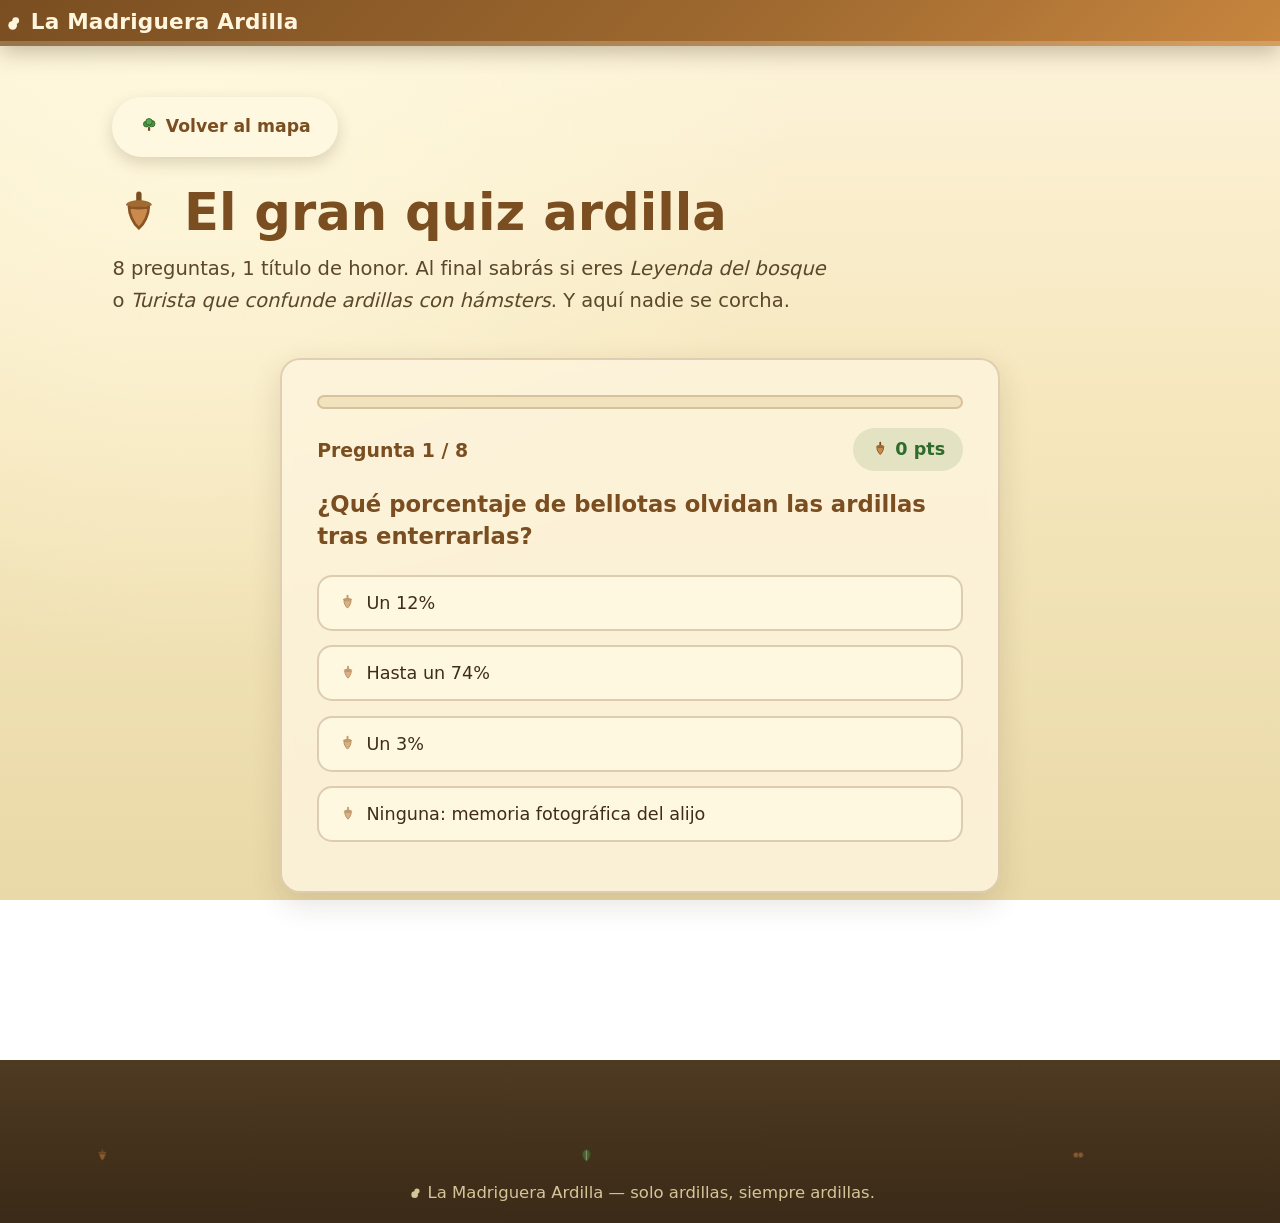
<file: quiz.html>
<!DOCTYPE html>
<html lang="es">
<head>
  <meta charset="UTF-8">
  <meta name="viewport" content="width=device-width, initial-scale=1.0">
  <title>Quiz ardilla — La Madriguera Ardilla</title>
  <!-- favicon pixel art de Sara -->
  <link rel="icon" type="image/png" sizes="16x16" href="squirreeeel-favicon-16.png">
  <link rel="icon" type="image/png" sizes="32x32" href="squirreeeel-favicon-32.png">
  <link rel="icon" type="image/png" href="squirreeeel-favicon.png">
  <link rel="stylesheet" href="style.css">
</head>
<body>
  <span class="hoja-cae"><svg class='ico' aria-hidden='true'><use href='#i-hoja'/></svg></span><span class="hoja-cae"><svg class='ico' aria-hidden='true'><use href='#i-bellota'/></svg></span>
  <span class="hoja-cae"><svg class='ico' aria-hidden='true'><use href='#i-hoja-arce'/></svg></span><span class="hoja-cae"><svg class='ico' aria-hidden='true'><use href='#i-bellota'/></svg></span>

  <header>
      <a class="brand" href="index.html?mapa=1"><span class="logo-emoji"><svg class='ico' aria-hidden='true'><use href='#i-ardilla'/></svg></span> La Madriguera Ardilla</a>
    <div class="barra-scroll"><i id="barra"></i></div>
  </header>

  <main>
    <a class="btn btn-crema btn-volver" href="index.html?mapa=1"><span class="aguijon"><svg class='ico' aria-hidden='true'><use href='#i-arbol'/></svg></span> Volver al mapa</a>
    <h1 class="titulo-pagina"><svg class='ico' aria-hidden='true'><use href='#i-bellota'/></svg> El gran quiz ardilla</h1>
    <p class="sub-pagina">8 preguntas, 1 título de honor. Al final sabrás si eres <em>Leyenda del bosque</em> o <em>Turista que confunde ardillas con hámsters</em>. Y aquí nadie se corcha.</p>

    <div class="caja-quiz">
      <div class="panel" id="panel-quiz">
        <div class="progreso-track"><div class="progreso-bar" id="progreso"></div></div>
        <div class="cabecera-quiz">
          <span class="n-pregunta" id="n-pregunta">Pregunta 1 / 8</span>
          <span class="puntos"><svg class='ico' aria-hidden='true'><use href='#i-bellota'/></svg> <span id="puntos">0</span> pts</span>
        </div>
        <div id="aqui-pregunta"></div>
      </div>
    </div>
  </main>

  <footer>
    <div class="pista">
      <span class="motivo" style="left:6%"><svg class='ico' aria-hidden='true'><use href='#i-bellota'/></svg></span>
      <span class="motivo" style="left:45%;animation-delay:0.9s"><svg class='ico' aria-hidden='true'><use href='#i-hoja'/></svg></span>
      <span class="motivo" style="right:14%;animation-delay:1.7s"><svg class='ico' aria-hidden='true'><use href='#i-cacahuete'/></svg></span>
      <span class="corredor"><svg class='ico' aria-hidden='true'><use href='#i-ardilla'/></svg><svg class='ico' aria-hidden='true'><use href='#i-viento'/></svg></span>
    </div>
    <p class="firma"><svg class='ico' aria-hidden='true'><use href='#i-ardilla'/></svg> La Madriguera Ardilla — solo ardillas, siempre ardillas.</p>
  </footer>

  <button class="volver-arriba" id="arriba" title="Subir"><svg class='ico' aria-hidden='true'><use href='#i-subir'/></svg></button>

  <svg xmlns="http://www.w3.org/2000/svg" style="display:none" aria-hidden="true"><defs><symbol id="i-ardilla" viewBox="0 0 24 24"><path d="M5.2 20 C 2.6 13, 8 5.2, 13.4 7.6 C 15.9 8.7, 16.2 12.2, 13.6 13.4" fill="none" stroke-width="5" stroke-linecap="round"/><circle cx="13.4" cy="16.2" r="4.6"/><circle cx="16.6" cy="11.2" r="3.6"/><path d="M15.6 8.2 Q15.3 5.6 16.6 4.6" fill="none" stroke-width="2.2" stroke-linecap="round"/><circle cx="18.2" cy="10.6" r="1"/></symbol><symbol id="i-bellota" viewBox="0 0 24 24"><path d="M12 6.6 V3.6" stroke="#7a4e21" stroke-width="2.4" stroke-linecap="round" fill="none"/><path d="M6.2 8.6 C 6.4 5.6, 17.6 5.6, 17.8 8.6 C 14.8 9.7, 9.2 9.7, 6.2 8.6 Z" fill="#a06a30"/><path d="M7.6 9.4 C 7.6 12.5, 9.4 16.6, 12 18.9 C 14.6 16.6, 16.4 12.5, 16.4 9.4 C 14.6 10, 9.4 10, 7.6 9.4 Z" fill="#c98a4b" stroke="#8a5426" stroke-width="1.2"/></symbol><symbol id="i-cacahuete" viewBox="0 0 24 24"><circle cx="8.6" cy="11.4" r="3.7" fill="#c4864f" stroke="#7a4e21" stroke-width="1.4"/><circle cx="15.2" cy="11.4" r="3.7" fill="#c4864f" stroke="#7a4e21" stroke-width="1.4"/><path d="M10.2 8.2 C 10.8 9.8, 13 9.8, 13.6 8.2" fill="none" stroke="#7a4e21" stroke-width="1.2"/><path d="M10.2 14.6 C 10.8 13, 13 13, 13.6 14.6" fill="none" stroke="#7a4e21" stroke-width="1.2"/></symbol><symbol id="i-hoja" viewBox="0 0 24 24"><path d="M12 3.4 C 5.6 5.2, 4.2 13.6, 12 20.6 C 19.8 13.6, 18.4 5.2, 12 3.4 Z" fill="#4c9341" stroke="#2f6b2c" stroke-width="1.4"/><path d="M12 5.8 V18.2" stroke="#dcebc4" stroke-width="1.5" stroke-linecap="round" fill="none"/></symbol><symbol id="i-hoja-arce" viewBox="0 0 24 24"><g transform="rotate(-6 12 10)"><path d="M12 2.8 L14.4 7.4 L19.8 7.2 L15.8 10.6 L18.2 16 L12 13.2 L5.8 16 L8.2 10.6 L4.2 7.2 L9.6 7.4 Z" fill="#e08a3c" stroke="#b96a22" stroke-width="1.3" stroke-linejoin="round"/></g><path d="M12 13.2 V19.8" stroke="#a06a30" stroke-width="2.2" stroke-linecap="round" fill="none"/></symbol><symbol id="i-arbol" viewBox="0 0 24 24"><rect x="10.5" y="13" width="3" height="5.6" rx="1.3" fill="#7a4e21"/><circle cx="8.4" cy="9.4" r="3.8" fill="#4c9341" stroke="#2f6b2c" stroke-width="1.2"/><circle cx="15.6" cy="8.8" r="4.2" fill="#4c9341" stroke="#2f6b2c" stroke-width="1.2"/><circle cx="11.9" cy="6.4" r="4.3" fill="#5aa84d" stroke="#2f6b2c" stroke-width="1.2"/></symbol><symbol id="i-pino" viewBox="0 0 24 24"><path d="M12 2.6 L3.6 10.4 H20.4 Z" fill="#4c9341" stroke="#2f6b2c" stroke-width="1.2" stroke-linejoin="round"/><path d="M12 8.4 L3.2 16.4 H20.8 Z" fill="#4c9341" stroke="#2f6b2c" stroke-width="1.2" stroke-linejoin="round"/><rect x="10.3" y="15.8" width="3.4" height="5" rx="1.3" fill="#7a4e21"/></symbol><symbol id="i-seta" viewBox="0 0 24 24"><path d="M4.6 9.4 C 4.6 4.6, 19.4 4.6, 19.4 9.4 C 16.4 10.8, 7.6 10.8, 4.6 9.4 Z" fill="#b1522e" stroke="#8a3c1e" stroke-width="1.3"/><circle cx="9.2" cy="6.8" r="1.4" fill="#f6e3bd"/><circle cx="14.8" cy="7.4" r="1.3" fill="#f6e3bd"/><rect x="10.2" y="9.4" width="3.6" height="7.6" rx="1.7" fill="#f6e3bd" stroke="#d8c19a" stroke-width="1.1"/></symbol><symbol id="i-parapente" viewBox="0 0 24 24"><path d="M4 7.4 C 4 2.8, 20 2.8, 20 7.4 C 13.8 5.2, 10.2 5.2, 4 7.4 Z" fill="#e08a3c" stroke="#b96a22" stroke-width="1.2"/><path d="M5.8 7.4 L9.4 12.4 M18.2 7.4 L14.6 12.4" fill="none" stroke="#7a4e21" stroke-width="1.5"/><path d="M14.6 14 C 16 13.4, 16.6 12, 16 10.8" fill="none" stroke="#b97a3e" stroke-width="2.2" stroke-linecap="round"/><circle cx="12" cy="14.8" r="2.7" fill="#b97a3e"/><circle cx="12" cy="11.9" r="2" fill="#b97a3e"/></symbol><symbol id="i-huella" viewBox="0 0 24 24"><circle cx="4.8" cy="9" r="1.8" fill="#7a4e21"/><circle cx="9.4" cy="7.8" r="1.8" fill="#7a4e21"/><circle cx="13.8" cy="7.8" r="1.8" fill="#7a4e21"/><circle cx="18.4" cy="9" r="1.8" fill="#7a4e21"/><ellipse cx="11.8" cy="16.6" rx="5" ry="4" fill="#7a4e21"/></symbol><symbol id="i-rama" viewBox="0 0 24 24"><path d="M3.4 19.4 C 9 15.4, 15 12.4, 21.4 8.6" fill="none" stroke="#7a4e21" stroke-width="2.6" stroke-linecap="round"/><ellipse cx="9.4" cy="13.4" rx="3.2" ry="1.7" transform="rotate(-38 9.4 13.4)" fill="#4c9341"/><ellipse cx="15.8" cy="10.4" rx="3.4" ry="1.8" transform="rotate(-28 15.8 10.4)" fill="#4c9341"/><ellipse cx="18.8" cy="8.8" rx="2.7" ry="1.5" transform="rotate(-22 18.8 8.8)" fill="#7db356"/></symbol><symbol id="i-brote" viewBox="0 0 24 24"><path d="M12 18.6 V8.6" stroke="#2f6b2c" stroke-width="2.2" stroke-linecap="round" fill="none"/><ellipse cx="7.6" cy="7" rx="3" ry="1.7" transform="rotate(-30 7.6 7)" fill="#4c9341"/><ellipse cx="16.2" cy="8.4" rx="3.2" ry="1.8" transform="rotate(25 16.2 8.4)" fill="#7db356"/><path d="M8.8 20.6 H15.2" stroke="#a06a30" stroke-width="2" stroke-linecap="round"/></symbol><symbol id="i-mundo" viewBox="0 0 24 24"><circle cx="12" cy="12" r="8.6" fill="none" stroke="#4c9341" stroke-width="2.4"/><ellipse cx="12" cy="12" rx="3.4" ry="8.4" fill="none" stroke="#4c9341" stroke-width="1.5"/><path d="M4.4 12 H19.6" stroke="#4c9341" stroke-width="1.8"/></symbol><symbol id="i-corazon" viewBox="0 0 24 24"><path d="M12 19.8 C 4.2 14.2, 2.6 7.8, 6.6 5.6 C 9 4.2, 12 6, 12 8.4 C 12 6, 15 4.2, 17.4 5.6 C 21.4 7.8, 19.8 14.2, 12 19.8 Z" fill="#d9613f"/></symbol><symbol id="i-copo" viewBox="0 0 24 24"><path d="M12 2.4 V21.6 M2.4 12 H21.6 M5.4 5.4 L18.6 18.6 M18.6 5.4 L5.4 18.6" fill="none" stroke="#9cc4d8" stroke-width="2.2" stroke-linecap="round"/></symbol><symbol id="i-gota" viewBox="0 0 24 24"><path d="M12 2.6 C 16.8 9.2, 19 13.4, 19 15.8 C 19 19, 15.9 21.4, 12 21.4 C 8.1 21.4, 5 19, 5 15.8 C 5 13.4, 7.2 9.2, 12 2.6 Z" fill="#8fb4c8" stroke="#5f8ca6" stroke-width="1.3"/><path d="M7.4 17.8 C 7.4 15.6, 9 13.4, 11.4 13" fill="none" stroke="#eaf4fa" stroke-width="1.5" stroke-linecap="round"/></symbol><symbol id="i-flor" viewBox="0 0 24 24"><circle cx="12" cy="6.6" r="2.7" fill="#ffd37a"/><circle cx="6.9" cy="13.7" r="2.7" fill="#ffd37a"/><circle cx="6.9" cy="10.3" r="2.7" fill="#ffd37a"/><circle cx="17.1" cy="10.3" r="2.7" fill="#ffd37a"/><circle cx="17.1" cy="13.7" r="2.7" fill="#ffd37a"/><circle cx="12" cy="12" r="2.9" fill="#e08a3c"/></symbol><symbol id="i-diente" viewBox="0 0 24 24"><path d="M7 6.4 C 7 4.2, 17 4.2, 17 6.4 L 17.2 11 C 16.4 13.8, 14.6 15.6, 13.4 18.4 L 12 15.2 L 10.6 18.4 C 9.4 15.6, 7.6 13.8, 6.8 11 Z" fill="#faf3dd" stroke="#d8c9a8" stroke-width="1.4"/></symbol><symbol id="i-cola" viewBox="0 0 24 24"><path d="M5.6 19.6 C 3.2 13.6, 7.6 7.6, 13 9.2 C 16.6 10.2, 17.6 14.4, 14.8 16.6" fill="none" stroke="#b97a3e" stroke-width="4.4" stroke-linecap="round"/></symbol><symbol id="i-tableta" viewBox="0 0 24 24"><rect x="3.6" y="6.6" width="16.8" height="10.8" rx="2.2" fill="#9a6a34" stroke="#7a4e21" stroke-width="1.4"/><path d="M9 7.2 V16.8 M15 7.2 V16.8 M3.6 12 H20.4" stroke="#7a4e21" stroke-width="1.1"/></symbol><symbol id="i-aviso" viewBox="0 0 24 24"><path d="M12 3.4 L22 19.8 H2 Z" fill="#e08a3c" stroke="#b96a22" stroke-width="1.4" stroke-linejoin="round"/><rect x="10.9" y="8.6" width="2.2" height="5.4" rx="1.1" fill="#fff8e0"/><circle cx="12" cy="16.6" r="1.3" fill="#fff8e0"/></symbol><symbol id="i-si" viewBox="0 0 24 24"><path d="M4.8 12.6 L10 18 L19.2 6" fill="none" stroke="#2f6b2c" stroke-width="3.4" stroke-linecap="round" stroke-linejoin="round"/></symbol><symbol id="i-no" viewBox="0 0 24 24"><path d="M6.6 6.6 L17.4 17.4 M17.4 6.6 L6.6 17.4" fill="none" stroke="#d9613f" stroke-width="3.4" stroke-linecap="round"/></symbol><symbol id="i-subir" viewBox="0 0 24 24"><path d="M12 3.2 L3.8 11.4 H7.4 V16.6 H16.6 V11.4 H20.2 Z"/></symbol><symbol id="i-flecha" viewBox="0 0 24 24"><path d="M3.4 12 H15.6 M10.4 6.8 L15.6 12 L10.4 17.2" fill="none" stroke-width="3" stroke-linecap="round" stroke-linejoin="round"/></symbol><symbol id="i-viento" viewBox="0 0 24 24"><path d="M4.4 7.6 Q 8 7.4 9.2 6 M3.2 12 Q 8.6 12 10.6 10.6 M5.2 16.4 Q 10.6 16.6 12.8 15.2" fill="none" stroke-width="2.4" stroke-linecap="round"/></symbol><symbol id="i-roja" viewBox="0 0 24 24"><path d="M5.2 20 C 2.6 13, 8 5.2, 13.4 7.6 C 15.9 8.7, 16.2 12.2, 13.6 13.4" fill="none" stroke="#b1522e" stroke-width="5" stroke-linecap="round"/><circle cx="13.4" cy="16.2" r="4.6" fill="#b1522e" stroke="#8a4a24" stroke-width="1.3"/><circle cx="13.4" cy="17.6" r="2.8" fill="#f6e3bd"/><circle cx="16.6" cy="11.2" r="3.6" fill="#b1522e" stroke="#8a4a24" stroke-width="1.3"/><path d="M15.6 8.2 Q15.3 5.6 16.6 4.6" fill="none" stroke="#b1522e" stroke-width="2.2" stroke-linecap="round"/><circle cx="18.2" cy="10.6" r="1" fill="#3a2a18"/><circle cx="20" cy="11.9" r="0.85" fill="#3a2a18"/></symbol><symbol id="i-gris" viewBox="0 0 24 24"><path d="M5.2 20 C 2.6 13, 8 5.2, 13.4 7.6 C 15.9 8.7, 16.2 12.2, 13.6 13.4" fill="none" stroke="#7d848e" stroke-width="5" stroke-linecap="round"/><circle cx="13.4" cy="16.2" r="4.6" fill="#7d848e" stroke="#5d636d" stroke-width="1.3"/><circle cx="13.4" cy="17.6" r="2.8" fill="#efeee7"/><circle cx="16.6" cy="11.2" r="3.6" fill="#7d848e" stroke="#5d636d" stroke-width="1.3"/><path d="M15.6 8.2 Q15.3 5.6 16.6 4.6" fill="none" stroke="#7d848e" stroke-width="2.2" stroke-linecap="round"/><circle cx="18.2" cy="10.6" r="1" fill="#3a2a18"/><circle cx="20" cy="11.9" r="0.85" fill="#3a2a18"/></symbol><symbol id="i-voladora" viewBox="0 0 24 24"><path d="M5.2 20 C 2.6 13, 8 5.2, 13.4 7.6 C 15.9 8.7, 16.2 12.2, 13.6 13.4" fill="none" stroke="#6b4f3a" stroke-width="5" stroke-linecap="round"/><circle cx="13.4" cy="16.2" r="4.6" fill="#6b4f3a" stroke="#4a3a28" stroke-width="1.3"/><circle cx="13.4" cy="17.6" r="2.8" fill="#eadcb9"/><circle cx="16.6" cy="11.2" r="3.6" fill="#6b4f3a" stroke="#4a3a28" stroke-width="1.3"/><path d="M15.6 8.2 Q15.3 5.6 16.6 4.6" fill="none" stroke="#6b4f3a" stroke-width="2.2" stroke-linecap="round"/><circle cx="18.2" cy="10.6" r="1" fill="#3a2a18"/><circle cx="20" cy="11.9" r="0.85" fill="#3a2a18"/><path d="M13.2 13.2 C 17 13.8, 18.8 15.8, 19 19" fill="none" stroke="#b97a3e" stroke-width="3.6" stroke-linecap="round"/></symbol><symbol id="i-tierra" viewBox="0 0 24 24"><path d="M5.2 20 C 2.6 13, 8 5.2, 13.4 7.6 C 15.9 8.7, 16.2 12.2, 13.6 13.4" fill="none" stroke="#a06a30" stroke-width="5" stroke-linecap="round"/><circle cx="13.4" cy="16.2" r="4.6" fill="#a06a30" stroke="#7a4e21" stroke-width="1.3"/><circle cx="13.4" cy="17.6" r="2.8" fill="#e8d9b0"/><circle cx="16.6" cy="11.2" r="3.6" fill="#a06a30" stroke="#7a4e21" stroke-width="1.3"/><path d="M15.6 8.2 Q15.3 5.6 16.6 4.6" fill="none" stroke="#a06a30" stroke-width="2.2" stroke-linecap="round"/><circle cx="18.2" cy="10.6" r="1" fill="#3a2a18"/><circle cx="20" cy="11.9" r="0.85" fill="#3a2a18"/></symbol><symbol id="i-negra" viewBox="0 0 24 24"><path d="M5.2 20 C 2.6 13, 8 5.2, 13.4 7.6 C 15.9 8.7, 16.2 12.2, 13.6 13.4" fill="none" stroke="#3b3b44" stroke-width="5" stroke-linecap="round"/><circle cx="13.4" cy="16.2" r="4.6" fill="#3b3b44" stroke="#20202a" stroke-width="1.3"/><circle cx="13.4" cy="17.6" r="2.8" fill="#5a5a63"/><circle cx="16.6" cy="11.2" r="3.6" fill="#3b3b44" stroke="#20202a" stroke-width="1.3"/><path d="M15.6 8.2 Q15.3 5.6 16.6 4.6" fill="none" stroke="#3b3b44" stroke-width="2.2" stroke-linecap="round"/><circle cx="18.2" cy="10.6" r="1" fill="#c9c9d2"/><circle cx="20" cy="11.9" r="0.85" fill="#c9c9d2"/></symbol><symbol id="i-prevost" viewBox="0 0 24 24"><path d="M5.2 20 C 2.6 13, 8 5.2, 13.4 7.6 C 15.9 8.7, 16.2 12.2, 13.6 13.4" fill="none" stroke="#1f1f26" stroke-width="5" stroke-linecap="round"/><circle cx="13.4" cy="16.2" r="4.6" fill="#1f1f26" stroke="#111118" stroke-width="1.3"/><circle cx="13.4" cy="17.6" r="2.8" fill="#e08a3c"/><circle cx="16.6" cy="11.2" r="3.6" fill="#1f1f26" stroke="#111118" stroke-width="1.3"/><path d="M15.6 8.2 Q15.3 5.6 16.6 4.6" fill="none" stroke="#1f1f26" stroke-width="2.2" stroke-linecap="round"/><circle cx="18.2" cy="10.6" r="1" fill="#0e0e14"/><circle cx="20" cy="11.9" r="0.85" fill="#0e0e14"/><ellipse cx="17.9" cy="11.6" rx="1.9" ry="2.1" fill="#f6e3bd"/></symbol></defs></svg>
  <script>
    const PREGUNTAS = [
      { q: "¿Qué porcentaje de bellotas olvidan las ardillas tras enterrarlas?",
        o: ["Un 12%", "Hasta un 74%", "Un 3%", "Ninguna: memoria fotográfica del alijo"],
        c: 1, e: "El 74%. Cada bosque nuevo es un pensamiento perdido de una ardilla." },
      { q: "¿Cuánto pueden saltar de distancia entre árboles?",
        o: ["1 metro", "2 metros", "Hasta 4 metros", "15 centímetros (son prudentes)"],
        c: 2, e: "Hasta 4 metros, tocando el aire como si nada." },
      { q: "¿Qué hacen las ardillas con los tobillos?",
        o: ["Los tienen bloqueados a 0°", "Los giran 180° y bajan de cabeza", "No tienen tobillos", "Los usan de trastero para nueces"],
        c: 1, e: "Tobillos giratorios 180°: bajan del tronco como espeleólogas peludas." },
      { q: "¿Las ardillas voladoras 'vuelan' de verdad?",
        o: ["Sí, con motor", "No: planean con piel-paracaídas", "Solo en Japón", "Vuelan pero no planean"],
        c: 1, e: "Planean hasta 90 metros con el patagio. Aviación, tomen nota." },
      { q: "¿Qué jamás debes darle a una ardilla?",
        o: ["Avellanas sin sal", "Trocitos de manzana", "Pan de molde", "Agua dulce"],
        c: 2, e: "Pan = cero nutrientes y sustos digestivos. Las otras tres son comida real." },
      { q: "¿Cuántas especies de ardillas hay en el planeta?",
        o: ["Unas 40", "Más de 200", "Unas 12", "Imposible contarlas: corren mucho"],
        c: 1, e: "Más de 200 especies, en todos los continentes menos Australia y la Antártida." },
      { q: "¿Qué hace una ardilla roja con las setas venenosas?",
        o: ["Las evita como al fuego", "Las seca en las ramas y se las come semanas después", "Se las regala a las grises", "Las usa de gorro"],
        c: 1, e: "Las seca y las come: el secado desintoxica las esporas. MasterChef del bosque." },
      { q: "¿Para qué sirve la cola de una ardilla?",
        o: ["Solo para verse mona", "Paraguas, manta, volante y teléfono de pelusa", "Para barrer el dosel", "Es decorativa y estática"],
        c: 1, e: "Abrigo, parasol, freno, equilibrio y comunicación. La navaja suiza peluda." }
    ];

    let indice = 0, puntos = 0;

    const zona = document.getElementById("aqui-pregunta");
    const progreso = document.getElementById("progreso");
    const nPreg = document.getElementById("n-pregunta");
    const pts = document.getElementById("puntos");

    function pintarPregunta() {
      const p = PREGUNTAS[indice];
      nPreg.textContent = "Pregunta " + (indice + 1) + " / " + PREGUNTAS.length;
      progreso.style.width = (indice / PREGUNTAS.length * 100) + "%";
      pts.textContent = puntos;
      zona.innerHTML = `
        <section class="pregunta-card activa">
          <h3>${p.q}</h3>
          ${p.o.map((op, j) => `<button class="opcion" onclick="responder(${j})">${op}</button>`).join("")}
        </section>`;
    }

    function responder(oi) {
      const p = PREGUNTAS[indice];
      const botones = zona.querySelectorAll(".opcion");
      botones.forEach((b, j) => {
        b.disabled = true;
        if (j === p.c) b.classList.add("correcta");
        if (j === oi && oi !== p.c) b.classList.add("incorrecta");
      });
      if (oi === p.c) { puntos++; pts.textContent = puntos; }
      const ex = document.createElement("div");
      ex.className = "explicacion";
      ex.innerHTML = (oi === p.c ? "<svg class='ico' aria-hidden='true'><use href='#i-si'/></svg> ¡Epa! " : "<svg class='ico' aria-hidden='true'><use href='#i-no'/></svg> Casi… ") + "<svg class='ico' aria-hidden='true'><use href='#i-bellota'/></svg> " + p.e;
      zona.querySelector(".pregunta-card").appendChild(ex);
      const btn = document.createElement("button");
      btn.className = "btn btn-verde";
      btn.style.marginTop = "1.1rem";
      btn.innerHTML = '<span class="aguijon">' + "<svg class='ico' aria-hidden='true'><use href='#i-ardilla'/></svg>" + "</span> " +
        (indice + 1 < PREGUNTAS.length ? "Siguiente pregunta" : "Ver resultado");
      btn.onclick = () => { indice++; if (indice < PREGUNTAS.length) pintarPregunta(); else final(); };
      zona.querySelector(".pregunta-card").appendChild(btn);
      document.querySelector(".progreso-bar").style.width = ((indice + 1) / PREGUNTAS.length * 100) + "%";
    }

    function final() {
      try {
        const p = JSON.parse(localStorage.getItem("ardilla_progreso") || "{}");
        p.copa = true;
        p.mejorQuiz = Math.max(p.mejorQuiz || 0, puntos);
        localStorage.setItem("ardilla_progreso", JSON.stringify(p));
      } catch (e) { }
      nPreg.textContent = "Resultado";
      progreso.style.width = "100%";
      const pct = puntos / PREGUNTAS.length;
      const estrellas = "<svg class='ico' aria-hidden='true'><use href='#i-bellota'/></svg>".repeat(Math.max(1, Math.round(pct * 5)));
      let titulo, texto;
      if (pct === 1) {
        titulo = "¡Especie de leyenda! <svg class='ico' aria-hidden='true'><use href='#i-ardilla'/></svg>";
        texto = "Las ardillas te consideran de las suyas. Te conceden el título honorífico de Guardián del Alijo, con derecho a pendiente de bellota.";
      } else if (pct >= 0.75) {
        titulo = "Maestro del dosel <svg class='ico' aria-hidden='true'><use href='#i-arbol'/></svg>";
        texto = "Nivel altísimo. Te falta una pregunta para hablar ardilla con fluidez nativa.";
      } else if (pct >= 0.5) {
        titulo = "Ardilla de salón <svg class='ico' aria-hidden='true'><use href='#i-hoja'/></svg>";
        texto = "Sabes lo básico, pero las voladoras todavía te ganan en vuelo.";
      } else {
        titulo = "Turista del parque <svg class='ico' aria-hidden='true'><use href='#i-hoja-arce'/></svg>";
        texto = "Confundiste bellotas con cacahuetes… pero tranquilo: relee los datos y vuelve con más plumas en la cola. Y de paso, un tintico bien cargado. Tómese la sopa.";
      }
      zona.innerHTML = `
        <div class="zona-final">
          <div class="estrellas">${estrellas}</div>
          <h2>${titulo}</h2>
          <p style="color:#5a472c;max-width:500px;margin:0 auto 1.5rem;font-size:1.15rem;line-height:1.65">${texto}</p>
          <p class="puntos" style="display:inline-block;padding:0.45rem 1.2rem;border-radius:999px;margin-bottom:1.4rem"><svg class='ico' aria-hidden='true'><use href='#i-bellota'/></svg> ${puntos} / ${PREGUNTAS.length} puntos</p><br>
          <button class="btn btn-naranja" onclick="reiniciar()"><span class="aguijon"><svg class='ico' aria-hidden='true'><use href='#i-bellota'/></svg></span> Reintentar</button>
          <a class="btn btn-crema" href="datos.html"><span class="aguijon"><svg class='ico' aria-hidden='true'><use href='#i-hoja'/></svg></span> Repasar datos</a>
        </div>`;
    }

    function reiniciar() { indice = 0; puntos = 0; pintarPregunta(); }

    const barra = document.getElementById("barra");
    addEventListener("scroll", () => {
      const h = document.documentElement;
      barra.style.width = (h.scrollTop / (h.scrollHeight - h.clientHeight) * 100) + "%";
      document.getElementById("arriba").classList.toggle("visible", h.scrollTop > 600);
    }, { passive: true });
    document.getElementById("arriba").onclick = () => scrollTo({ top: 0, behavior: "smooth" });

    pintarPregunta();
  </script>
</body>
</html>
</file>
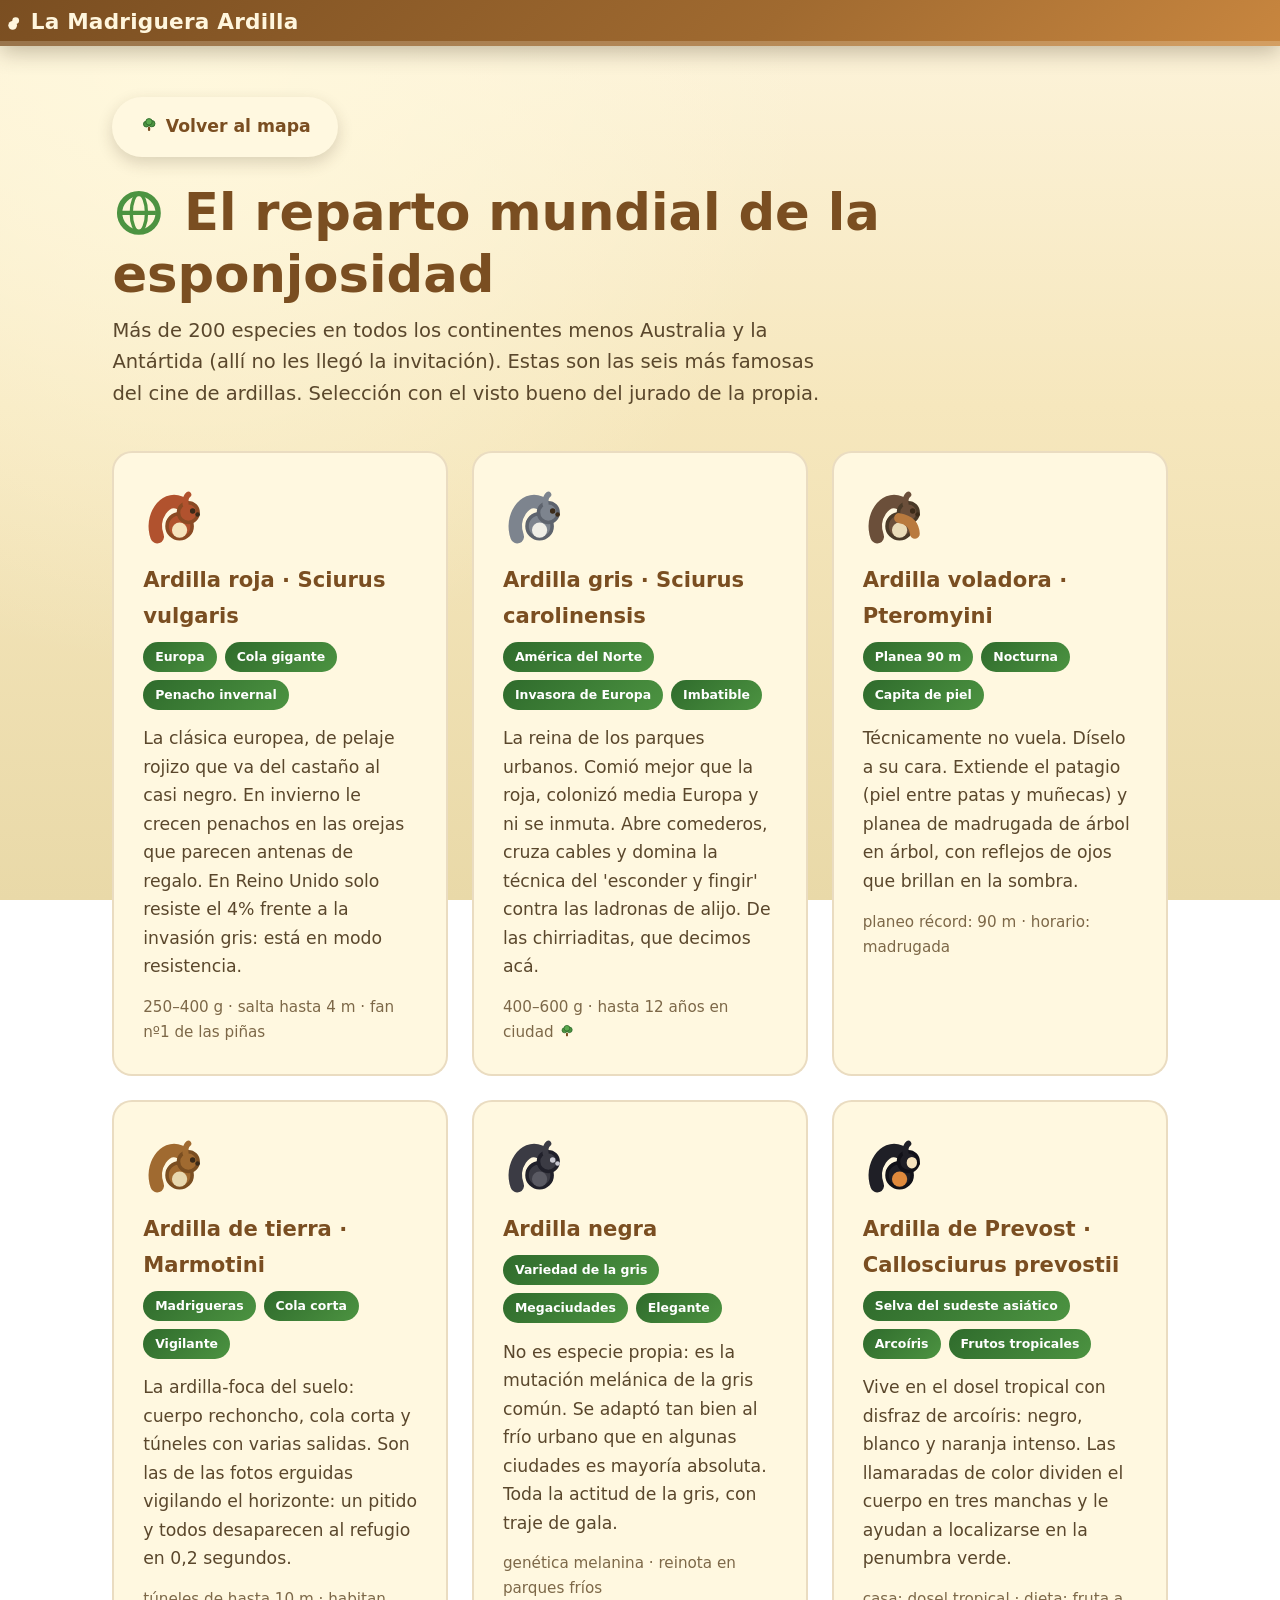
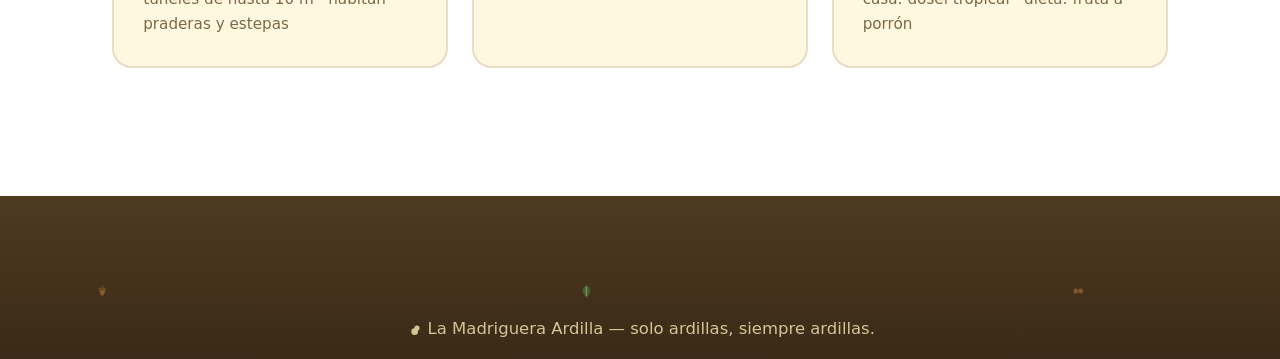
<file: razas.html>
<!DOCTYPE html>
<html lang="es">
<head>
  <meta charset="UTF-8">
  <meta name="viewport" content="width=device-width, initial-scale=1.0">
  <title>Razas de ardillas — La Madriguera Ardilla</title>
  <!-- favicon pixel art de Sara -->
  <link rel="icon" type="image/png" sizes="16x16" href="squirreeeel-favicon-16.png">
  <link rel="icon" type="image/png" sizes="32x32" href="squirreeeel-favicon-32.png">
  <link rel="icon" type="image/png" href="squirreeeel-favicon.png">
  <link rel="stylesheet" href="style.css">
</head>
<body>
  <span class="hoja-cae"><svg class='ico' aria-hidden='true'><use href='#i-hoja'/></svg></span><span class="hoja-cae"><svg class='ico' aria-hidden='true'><use href='#i-bellota'/></svg></span>
  <span class="hoja-cae"><svg class='ico' aria-hidden='true'><use href='#i-hoja-arce'/></svg></span><span class="hoja-cae"><svg class='ico' aria-hidden='true'><use href='#i-bellota'/></svg></span>

  <header>
      <a class="brand" href="index.html?mapa=1"><span class="logo-emoji"><svg class='ico' aria-hidden='true'><use href='#i-ardilla'/></svg></span> La Madriguera Ardilla</a>
    <div class="barra-scroll"><i id="barra"></i></div>
  </header>

  <main>
    <a class="btn btn-crema btn-volver" href="index.html?mapa=1"><span class="aguijon"><svg class='ico' aria-hidden='true'><use href='#i-arbol'/></svg></span> Volver al mapa</a>
    <h1 class="titulo-pagina"><svg class='ico' aria-hidden='true'><use href='#i-mundo'/></svg> El reparto mundial de la esponjosidad</h1>
    <p class="sub-pagina">Más de 200 especies en todos los continentes menos Australia y la Antártida (allí no les llegó la invitación). Estas son las seis más famosas del cine de ardillas. Selección con el visto bueno del jurado de la propia.</p>

    <div class="grid-razas" id="razas"></div>
  </main>

  <footer>
    <div class="pista">
      <span class="motivo" style="left:6%"><svg class='ico' aria-hidden='true'><use href='#i-bellota'/></svg></span>
      <span class="motivo" style="left:45%;animation-delay:0.9s"><svg class='ico' aria-hidden='true'><use href='#i-hoja'/></svg></span>
      <span class="motivo" style="right:14%;animation-delay:1.7s"><svg class='ico' aria-hidden='true'><use href='#i-cacahuete'/></svg></span>
      <span class="corredor"><svg class='ico' aria-hidden='true'><use href='#i-ardilla'/></svg><svg class='ico' aria-hidden='true'><use href='#i-viento'/></svg></span>
    </div>
    <p class="firma"><svg class='ico' aria-hidden='true'><use href='#i-ardilla'/></svg> La Madriguera Ardilla — solo ardillas, siempre ardillas.</p>
  </footer>

  <button class="volver-arriba" id="arriba" title="Subir"><svg class='ico' aria-hidden='true'><use href='#i-subir'/></svg></button>

  <svg xmlns="http://www.w3.org/2000/svg" style="display:none" aria-hidden="true"><defs><symbol id="i-ardilla" viewBox="0 0 24 24"><path d="M5.2 20 C 2.6 13, 8 5.2, 13.4 7.6 C 15.9 8.7, 16.2 12.2, 13.6 13.4" fill="none" stroke-width="5" stroke-linecap="round"/><circle cx="13.4" cy="16.2" r="4.6"/><circle cx="16.6" cy="11.2" r="3.6"/><path d="M15.6 8.2 Q15.3 5.6 16.6 4.6" fill="none" stroke-width="2.2" stroke-linecap="round"/><circle cx="18.2" cy="10.6" r="1"/></symbol><symbol id="i-bellota" viewBox="0 0 24 24"><path d="M12 6.6 V3.6" stroke="#7a4e21" stroke-width="2.4" stroke-linecap="round" fill="none"/><path d="M6.2 8.6 C 6.4 5.6, 17.6 5.6, 17.8 8.6 C 14.8 9.7, 9.2 9.7, 6.2 8.6 Z" fill="#a06a30"/><path d="M7.6 9.4 C 7.6 12.5, 9.4 16.6, 12 18.9 C 14.6 16.6, 16.4 12.5, 16.4 9.4 C 14.6 10, 9.4 10, 7.6 9.4 Z" fill="#c98a4b" stroke="#8a5426" stroke-width="1.2"/></symbol><symbol id="i-cacahuete" viewBox="0 0 24 24"><circle cx="8.6" cy="11.4" r="3.7" fill="#c4864f" stroke="#7a4e21" stroke-width="1.4"/><circle cx="15.2" cy="11.4" r="3.7" fill="#c4864f" stroke="#7a4e21" stroke-width="1.4"/><path d="M10.2 8.2 C 10.8 9.8, 13 9.8, 13.6 8.2" fill="none" stroke="#7a4e21" stroke-width="1.2"/><path d="M10.2 14.6 C 10.8 13, 13 13, 13.6 14.6" fill="none" stroke="#7a4e21" stroke-width="1.2"/></symbol><symbol id="i-hoja" viewBox="0 0 24 24"><path d="M12 3.4 C 5.6 5.2, 4.2 13.6, 12 20.6 C 19.8 13.6, 18.4 5.2, 12 3.4 Z" fill="#4c9341" stroke="#2f6b2c" stroke-width="1.4"/><path d="M12 5.8 V18.2" stroke="#dcebc4" stroke-width="1.5" stroke-linecap="round" fill="none"/></symbol><symbol id="i-hoja-arce" viewBox="0 0 24 24"><g transform="rotate(-6 12 10)"><path d="M12 2.8 L14.4 7.4 L19.8 7.2 L15.8 10.6 L18.2 16 L12 13.2 L5.8 16 L8.2 10.6 L4.2 7.2 L9.6 7.4 Z" fill="#e08a3c" stroke="#b96a22" stroke-width="1.3" stroke-linejoin="round"/></g><path d="M12 13.2 V19.8" stroke="#a06a30" stroke-width="2.2" stroke-linecap="round" fill="none"/></symbol><symbol id="i-arbol" viewBox="0 0 24 24"><rect x="10.5" y="13" width="3" height="5.6" rx="1.3" fill="#7a4e21"/><circle cx="8.4" cy="9.4" r="3.8" fill="#4c9341" stroke="#2f6b2c" stroke-width="1.2"/><circle cx="15.6" cy="8.8" r="4.2" fill="#4c9341" stroke="#2f6b2c" stroke-width="1.2"/><circle cx="11.9" cy="6.4" r="4.3" fill="#5aa84d" stroke="#2f6b2c" stroke-width="1.2"/></symbol><symbol id="i-pino" viewBox="0 0 24 24"><path d="M12 2.6 L3.6 10.4 H20.4 Z" fill="#4c9341" stroke="#2f6b2c" stroke-width="1.2" stroke-linejoin="round"/><path d="M12 8.4 L3.2 16.4 H20.8 Z" fill="#4c9341" stroke="#2f6b2c" stroke-width="1.2" stroke-linejoin="round"/><rect x="10.3" y="15.8" width="3.4" height="5" rx="1.3" fill="#7a4e21"/></symbol><symbol id="i-seta" viewBox="0 0 24 24"><path d="M4.6 9.4 C 4.6 4.6, 19.4 4.6, 19.4 9.4 C 16.4 10.8, 7.6 10.8, 4.6 9.4 Z" fill="#b1522e" stroke="#8a3c1e" stroke-width="1.3"/><circle cx="9.2" cy="6.8" r="1.4" fill="#f6e3bd"/><circle cx="14.8" cy="7.4" r="1.3" fill="#f6e3bd"/><rect x="10.2" y="9.4" width="3.6" height="7.6" rx="1.7" fill="#f6e3bd" stroke="#d8c19a" stroke-width="1.1"/></symbol><symbol id="i-parapente" viewBox="0 0 24 24"><path d="M4 7.4 C 4 2.8, 20 2.8, 20 7.4 C 13.8 5.2, 10.2 5.2, 4 7.4 Z" fill="#e08a3c" stroke="#b96a22" stroke-width="1.2"/><path d="M5.8 7.4 L9.4 12.4 M18.2 7.4 L14.6 12.4" fill="none" stroke="#7a4e21" stroke-width="1.5"/><path d="M14.6 14 C 16 13.4, 16.6 12, 16 10.8" fill="none" stroke="#b97a3e" stroke-width="2.2" stroke-linecap="round"/><circle cx="12" cy="14.8" r="2.7" fill="#b97a3e"/><circle cx="12" cy="11.9" r="2" fill="#b97a3e"/></symbol><symbol id="i-huella" viewBox="0 0 24 24"><circle cx="4.8" cy="9" r="1.8" fill="#7a4e21"/><circle cx="9.4" cy="7.8" r="1.8" fill="#7a4e21"/><circle cx="13.8" cy="7.8" r="1.8" fill="#7a4e21"/><circle cx="18.4" cy="9" r="1.8" fill="#7a4e21"/><ellipse cx="11.8" cy="16.6" rx="5" ry="4" fill="#7a4e21"/></symbol><symbol id="i-rama" viewBox="0 0 24 24"><path d="M3.4 19.4 C 9 15.4, 15 12.4, 21.4 8.6" fill="none" stroke="#7a4e21" stroke-width="2.6" stroke-linecap="round"/><ellipse cx="9.4" cy="13.4" rx="3.2" ry="1.7" transform="rotate(-38 9.4 13.4)" fill="#4c9341"/><ellipse cx="15.8" cy="10.4" rx="3.4" ry="1.8" transform="rotate(-28 15.8 10.4)" fill="#4c9341"/><ellipse cx="18.8" cy="8.8" rx="2.7" ry="1.5" transform="rotate(-22 18.8 8.8)" fill="#7db356"/></symbol><symbol id="i-brote" viewBox="0 0 24 24"><path d="M12 18.6 V8.6" stroke="#2f6b2c" stroke-width="2.2" stroke-linecap="round" fill="none"/><ellipse cx="7.6" cy="7" rx="3" ry="1.7" transform="rotate(-30 7.6 7)" fill="#4c9341"/><ellipse cx="16.2" cy="8.4" rx="3.2" ry="1.8" transform="rotate(25 16.2 8.4)" fill="#7db356"/><path d="M8.8 20.6 H15.2" stroke="#a06a30" stroke-width="2" stroke-linecap="round"/></symbol><symbol id="i-mundo" viewBox="0 0 24 24"><circle cx="12" cy="12" r="8.6" fill="none" stroke="#4c9341" stroke-width="2.4"/><ellipse cx="12" cy="12" rx="3.4" ry="8.4" fill="none" stroke="#4c9341" stroke-width="1.5"/><path d="M4.4 12 H19.6" stroke="#4c9341" stroke-width="1.8"/></symbol><symbol id="i-corazon" viewBox="0 0 24 24"><path d="M12 19.8 C 4.2 14.2, 2.6 7.8, 6.6 5.6 C 9 4.2, 12 6, 12 8.4 C 12 6, 15 4.2, 17.4 5.6 C 21.4 7.8, 19.8 14.2, 12 19.8 Z" fill="#d9613f"/></symbol><symbol id="i-copo" viewBox="0 0 24 24"><path d="M12 2.4 V21.6 M2.4 12 H21.6 M5.4 5.4 L18.6 18.6 M18.6 5.4 L5.4 18.6" fill="none" stroke="#9cc4d8" stroke-width="2.2" stroke-linecap="round"/></symbol><symbol id="i-gota" viewBox="0 0 24 24"><path d="M12 2.6 C 16.8 9.2, 19 13.4, 19 15.8 C 19 19, 15.9 21.4, 12 21.4 C 8.1 21.4, 5 19, 5 15.8 C 5 13.4, 7.2 9.2, 12 2.6 Z" fill="#8fb4c8" stroke="#5f8ca6" stroke-width="1.3"/><path d="M7.4 17.8 C 7.4 15.6, 9 13.4, 11.4 13" fill="none" stroke="#eaf4fa" stroke-width="1.5" stroke-linecap="round"/></symbol><symbol id="i-flor" viewBox="0 0 24 24"><circle cx="12" cy="6.6" r="2.7" fill="#ffd37a"/><circle cx="6.9" cy="13.7" r="2.7" fill="#ffd37a"/><circle cx="6.9" cy="10.3" r="2.7" fill="#ffd37a"/><circle cx="17.1" cy="10.3" r="2.7" fill="#ffd37a"/><circle cx="17.1" cy="13.7" r="2.7" fill="#ffd37a"/><circle cx="12" cy="12" r="2.9" fill="#e08a3c"/></symbol><symbol id="i-diente" viewBox="0 0 24 24"><path d="M7 6.4 C 7 4.2, 17 4.2, 17 6.4 L 17.2 11 C 16.4 13.8, 14.6 15.6, 13.4 18.4 L 12 15.2 L 10.6 18.4 C 9.4 15.6, 7.6 13.8, 6.8 11 Z" fill="#faf3dd" stroke="#d8c9a8" stroke-width="1.4"/></symbol><symbol id="i-cola" viewBox="0 0 24 24"><path d="M5.6 19.6 C 3.2 13.6, 7.6 7.6, 13 9.2 C 16.6 10.2, 17.6 14.4, 14.8 16.6" fill="none" stroke="#b97a3e" stroke-width="4.4" stroke-linecap="round"/></symbol><symbol id="i-tableta" viewBox="0 0 24 24"><rect x="3.6" y="6.6" width="16.8" height="10.8" rx="2.2" fill="#9a6a34" stroke="#7a4e21" stroke-width="1.4"/><path d="M9 7.2 V16.8 M15 7.2 V16.8 M3.6 12 H20.4" stroke="#7a4e21" stroke-width="1.1"/></symbol><symbol id="i-aviso" viewBox="0 0 24 24"><path d="M12 3.4 L22 19.8 H2 Z" fill="#e08a3c" stroke="#b96a22" stroke-width="1.4" stroke-linejoin="round"/><rect x="10.9" y="8.6" width="2.2" height="5.4" rx="1.1" fill="#fff8e0"/><circle cx="12" cy="16.6" r="1.3" fill="#fff8e0"/></symbol><symbol id="i-si" viewBox="0 0 24 24"><path d="M4.8 12.6 L10 18 L19.2 6" fill="none" stroke="#2f6b2c" stroke-width="3.4" stroke-linecap="round" stroke-linejoin="round"/></symbol><symbol id="i-no" viewBox="0 0 24 24"><path d="M6.6 6.6 L17.4 17.4 M17.4 6.6 L6.6 17.4" fill="none" stroke="#d9613f" stroke-width="3.4" stroke-linecap="round"/></symbol><symbol id="i-subir" viewBox="0 0 24 24"><path d="M12 3.2 L3.8 11.4 H7.4 V16.6 H16.6 V11.4 H20.2 Z"/></symbol><symbol id="i-flecha" viewBox="0 0 24 24"><path d="M3.4 12 H15.6 M10.4 6.8 L15.6 12 L10.4 17.2" fill="none" stroke-width="3" stroke-linecap="round" stroke-linejoin="round"/></symbol><symbol id="i-viento" viewBox="0 0 24 24"><path d="M4.4 7.6 Q 8 7.4 9.2 6 M3.2 12 Q 8.6 12 10.6 10.6 M5.2 16.4 Q 10.6 16.6 12.8 15.2" fill="none" stroke-width="2.4" stroke-linecap="round"/></symbol><symbol id="i-roja" viewBox="0 0 24 24"><path d="M5.2 20 C 2.6 13, 8 5.2, 13.4 7.6 C 15.9 8.7, 16.2 12.2, 13.6 13.4" fill="none" stroke="#b1522e" stroke-width="5" stroke-linecap="round"/><circle cx="13.4" cy="16.2" r="4.6" fill="#b1522e" stroke="#8a4a24" stroke-width="1.3"/><circle cx="13.4" cy="17.6" r="2.8" fill="#f6e3bd"/><circle cx="16.6" cy="11.2" r="3.6" fill="#b1522e" stroke="#8a4a24" stroke-width="1.3"/><path d="M15.6 8.2 Q15.3 5.6 16.6 4.6" fill="none" stroke="#b1522e" stroke-width="2.2" stroke-linecap="round"/><circle cx="18.2" cy="10.6" r="1" fill="#3a2a18"/><circle cx="20" cy="11.9" r="0.85" fill="#3a2a18"/></symbol><symbol id="i-gris" viewBox="0 0 24 24"><path d="M5.2 20 C 2.6 13, 8 5.2, 13.4 7.6 C 15.9 8.7, 16.2 12.2, 13.6 13.4" fill="none" stroke="#7d848e" stroke-width="5" stroke-linecap="round"/><circle cx="13.4" cy="16.2" r="4.6" fill="#7d848e" stroke="#5d636d" stroke-width="1.3"/><circle cx="13.4" cy="17.6" r="2.8" fill="#efeee7"/><circle cx="16.6" cy="11.2" r="3.6" fill="#7d848e" stroke="#5d636d" stroke-width="1.3"/><path d="M15.6 8.2 Q15.3 5.6 16.6 4.6" fill="none" stroke="#7d848e" stroke-width="2.2" stroke-linecap="round"/><circle cx="18.2" cy="10.6" r="1" fill="#3a2a18"/><circle cx="20" cy="11.9" r="0.85" fill="#3a2a18"/></symbol><symbol id="i-voladora" viewBox="0 0 24 24"><path d="M5.2 20 C 2.6 13, 8 5.2, 13.4 7.6 C 15.9 8.7, 16.2 12.2, 13.6 13.4" fill="none" stroke="#6b4f3a" stroke-width="5" stroke-linecap="round"/><circle cx="13.4" cy="16.2" r="4.6" fill="#6b4f3a" stroke="#4a3a28" stroke-width="1.3"/><circle cx="13.4" cy="17.6" r="2.8" fill="#eadcb9"/><circle cx="16.6" cy="11.2" r="3.6" fill="#6b4f3a" stroke="#4a3a28" stroke-width="1.3"/><path d="M15.6 8.2 Q15.3 5.6 16.6 4.6" fill="none" stroke="#6b4f3a" stroke-width="2.2" stroke-linecap="round"/><circle cx="18.2" cy="10.6" r="1" fill="#3a2a18"/><circle cx="20" cy="11.9" r="0.85" fill="#3a2a18"/><path d="M13.2 13.2 C 17 13.8, 18.8 15.8, 19 19" fill="none" stroke="#b97a3e" stroke-width="3.6" stroke-linecap="round"/></symbol><symbol id="i-tierra" viewBox="0 0 24 24"><path d="M5.2 20 C 2.6 13, 8 5.2, 13.4 7.6 C 15.9 8.7, 16.2 12.2, 13.6 13.4" fill="none" stroke="#a06a30" stroke-width="5" stroke-linecap="round"/><circle cx="13.4" cy="16.2" r="4.6" fill="#a06a30" stroke="#7a4e21" stroke-width="1.3"/><circle cx="13.4" cy="17.6" r="2.8" fill="#e8d9b0"/><circle cx="16.6" cy="11.2" r="3.6" fill="#a06a30" stroke="#7a4e21" stroke-width="1.3"/><path d="M15.6 8.2 Q15.3 5.6 16.6 4.6" fill="none" stroke="#a06a30" stroke-width="2.2" stroke-linecap="round"/><circle cx="18.2" cy="10.6" r="1" fill="#3a2a18"/><circle cx="20" cy="11.9" r="0.85" fill="#3a2a18"/></symbol><symbol id="i-negra" viewBox="0 0 24 24"><path d="M5.2 20 C 2.6 13, 8 5.2, 13.4 7.6 C 15.9 8.7, 16.2 12.2, 13.6 13.4" fill="none" stroke="#3b3b44" stroke-width="5" stroke-linecap="round"/><circle cx="13.4" cy="16.2" r="4.6" fill="#3b3b44" stroke="#20202a" stroke-width="1.3"/><circle cx="13.4" cy="17.6" r="2.8" fill="#5a5a63"/><circle cx="16.6" cy="11.2" r="3.6" fill="#3b3b44" stroke="#20202a" stroke-width="1.3"/><path d="M15.6 8.2 Q15.3 5.6 16.6 4.6" fill="none" stroke="#3b3b44" stroke-width="2.2" stroke-linecap="round"/><circle cx="18.2" cy="10.6" r="1" fill="#c9c9d2"/><circle cx="20" cy="11.9" r="0.85" fill="#c9c9d2"/></symbol><symbol id="i-prevost" viewBox="0 0 24 24"><path d="M5.2 20 C 2.6 13, 8 5.2, 13.4 7.6 C 15.9 8.7, 16.2 12.2, 13.6 13.4" fill="none" stroke="#1f1f26" stroke-width="5" stroke-linecap="round"/><circle cx="13.4" cy="16.2" r="4.6" fill="#1f1f26" stroke="#111118" stroke-width="1.3"/><circle cx="13.4" cy="17.6" r="2.8" fill="#e08a3c"/><circle cx="16.6" cy="11.2" r="3.6" fill="#1f1f26" stroke="#111118" stroke-width="1.3"/><path d="M15.6 8.2 Q15.3 5.6 16.6 4.6" fill="none" stroke="#1f1f26" stroke-width="2.2" stroke-linecap="round"/><circle cx="18.2" cy="10.6" r="1" fill="#0e0e14"/><circle cx="20" cy="11.9" r="0.85" fill="#0e0e14"/><ellipse cx="17.9" cy="11.6" rx="1.9" ry="2.1" fill="#f6e3bd"/></symbol></defs></svg>
  <script>
    const RAZAS = [
      {
        emoji: "<svg class='ico' aria-hidden='true'><use href='#i-roja'/></svg>",
        nombre: "Ardilla roja · Sciurus vulgaris",
        tags: ["Europa", "Cola gigante", "Penacho invernal"],
        texto: "La clásica europea, de pelaje rojizo que va del castaño al casi negro. En invierno le crecen penachos en las orejas que parecen antenas de regalo. En Reino Unido solo resiste el 4% frente a la invasión gris: está en modo resistencia.",
        datos: "250–400 g · salta hasta 4 m · fan nº1 de las piñas"
      },
      {
        emoji: "<svg class='ico' aria-hidden='true'><use href='#i-gris'/></svg>",
        nombre: "Ardilla gris · Sciurus carolinensis",
        tags: ["América del Norte", "Invasora de Europa", "Imbatible"],
        texto: "La reina de los parques urbanos. Comió mejor que la roja, colonizó media Europa y ni se inmuta. Abre comederos, cruza cables y domina la técnica del 'esconder y fingir' contra las ladronas de alijo. De las chirriaditas, que decimos acá.",
        datos: "400–600 g · hasta 12 años en ciudad <svg class='ico' aria-hidden='true'><use href='#i-arbol'/></svg>"
      },
      {
        emoji: "<svg class='ico' aria-hidden='true'><use href='#i-voladora'/></svg>",
        nombre: "Ardilla voladora · Pteromyini",
        tags: ["Planea 90 m", "Nocturna", "Capita de piel"],
        texto: "Técnicamente no vuela. Díselo a su cara. Extiende el patagio (piel entre patas y muñecas) y planea de madrugada de árbol en árbol, con reflejos de ojos que brillan en la sombra.",
        datos: "planeo récord: 90 m · horario: madrugada"
      },
      {
        emoji: "<svg class='ico' aria-hidden='true'><use href='#i-tierra'/></svg>",
        nombre: "Ardilla de tierra · Marmotini",
        tags: ["Madrigueras", "Cola corta", "Vigilante"],
        texto: "La ardilla-foca del suelo: cuerpo rechoncho, cola corta y túneles con varias salidas. Son las de las fotos erguidas vigilando el horizonte: un pitido y todos desaparecen al refugio en 0,2 segundos.",
        datos: "túneles de hasta 10 m · habitan praderas y estepas"
      },
      {
        emoji: "<svg class='ico' aria-hidden='true'><use href='#i-negra'/></svg>",
        nombre: "Ardilla negra",
        tags: ["Variedad de la gris", "Megaciudades", "Elegante"],
        texto: "No es especie propia: es la mutación melánica de la gris común. Se adaptó tan bien al frío urbano que en algunas ciudades es mayoría absoluta. Toda la actitud de la gris, con traje de gala.",
        datos: "genética melanina · reinota en parques fríos"
      },
      {
        emoji: "<svg class='ico' aria-hidden='true'><use href='#i-prevost'/></svg>",
        nombre: "Ardilla de Prevost · Callosciurus prevostii",
        tags: ["Selva del sudeste asiático", "Arcoíris", "Frutos tropicales"],
        texto: "Vive en el dosel tropical con disfraz de arcoíris: negro, blanco y naranja intenso. Las llamaradas de color dividen el cuerpo en tres manchas y le ayudan a localizarse en la penumbra verde.",
        datos: "casa: dosel tropical · dieta: fruta a porrón"
      }
    ];

    document.getElementById("razas").innerHTML = RAZAS.map(r => `
      <article class="ficha-raza revelar">
        <span class="zona-emoji">${r.emoji}</span>
        <h3>${r.nombre}</h3>
        <div class="tags">${r.tags.map(t => `<span class="tag">${t}</span>`).join("")}</div>
        <p>${r.texto}</p>
        <p class="dato-chico">${r.datos}</p>
      </article>`).join("");

    const barra = document.getElementById("barra");
    addEventListener("scroll", () => {
      const h = document.documentElement;
      barra.style.width = (h.scrollTop / (h.scrollHeight - h.clientHeight) * 100) + "%";
      document.getElementById("arriba").classList.toggle("visible", h.scrollTop > 600);
    }, { passive: true });
    document.getElementById("arriba").onclick = () => scrollTo({ top: 0, behavior: "smooth" });
    const obs = new IntersectionObserver((es) => {
      es.forEach(e => { if (e.isIntersecting) { e.target.classList.add("visible"); obs.unobserve(e.target); } });
    }, { threshold: 0.12 });
    document.querySelectorAll(".revelar").forEach(el => obs.observe(el));
  </script>
</body>
</html>
</file>
<file: style.css>
/* ============================================================
   LA MADRIGUERA ARDILLA — diseño 100% ardilla, 0 dependencias
   ============================================================ */
@font-face {
  font-family: 'Silkscreen';
  src: url('assets/Silkscreen-Regular.ttf') format('truetype');
  font-display: swap;
}

:root {
  --acu: #7a4e21;
  --acu-claro: #a06a30;
  --hoja: #2f6b2c;
  --hoja-claro: #4c9341;
  --hoja-fresca: #7db356;
  --crema: #fdf4dc;
  --crema-osc: #f1e3bd;
  --tinta: #3f2d18;
  --naranja: #e08a3c;
  --rojo-nuez: #d9613f;
  --sombra-suave: 0 10px 30px rgba(63, 45, 24, 0.14);
  --sombra-fuerte: 0 18px 44px rgba(63, 45, 24, 0.22);
  --radius: 20px;
}

* { margin: 0; padding: 0; box-sizing: border-box; }
html { scroll-behavior: smooth; }
body {
  font-family: "Segoe UI", system-ui, -apple-system, sans-serif;
  font-size: 17px;
  color: var(--tinta);
  line-height: 1.7;
  min-height: 100vh;
  background:
    radial-gradient(circle at 15% 5%, #fff8dd 0%, transparent 45%),
    linear-gradient(180deg, #fdf4dc 0%, #f6e7bd 45%, #e9d9a8 100%);
  background-attachment: fixed;
  overflow-x: hidden;
}

/* ---------- Hojas cayendo de fondo (ligero, 6 elementos) ---------- */
.hoja-cae {
  position: fixed;
  top: -40px;
  font-size: 1.6rem;
  z-index: 0;
  pointer-events: none;
  animation: desplomarse 14s linear infinite;
  opacity: 0.85;
}
.hoja-cae:nth-child(1) { left: 6%;  animation-delay: 0s;    animation-duration: 15s; }
.hoja-cae:nth-child(2) { left: 22%; animation-delay: 3s;    animation-duration: 13s; font-size: 1.2rem; }
.hoja-cae:nth-child(3) { left: 42%; animation-delay: 6s;    animation-duration: 17s; font-size: 2.1rem; }
.hoja-cae:nth-child(4) { left: 63%; animation-delay: 2s;    animation-duration: 14s; font-size: 1.3rem; }
.hoja-cae:nth-child(5) { left: 78%; animation-delay: 8s;    animation-duration: 16s; }
.hoja-cae:nth-child(6) { left: 90%; animation-delay: 5s;    animation-duration: 12s; font-size: 1.9rem; }
@keyframes desplomarse {
  0%   { transform: translateY(-60px) rotate(0deg); opacity: 0; }
  8%   { opacity: 0.9; }
  100% { transform: translateY(108vh) rotate(520deg); opacity: 0.6; }
}

/* ---------- Mascota ardilla ---------- */
.mascota {
  filter: drop-shadow(0 12px 16px rgba(63,45,24,0.3));
  animation: mascota-flotar 4.5s ease-in-out infinite;
  max-width: 100%;
}
@keyframes mascota-flotar {
  0%, 100% { transform: translateY(0) rotate(-1.2deg); }
  50%      { transform: translateY(-8px) rotate(1.2deg); }
}
#cola {
  transform-box: fill-box; transform-origin: 85% 100%;
  animation: cola-sway 2.6s ease-in-out infinite;
}
@keyframes cola-sway {
  0%, 100% { transform: rotate(-6deg); }
  50%      { transform: rotate(8deg); }
}
#cuerpo {
  transform-box: fill-box; transform-origin: 50% 95%;
  animation: panza 3s ease-in-out infinite;
}
@keyframes panza {
  0%, 100% { transform: translateY(0); }
  50%      { transform: translateY(-5px); }
}
#orejas {
  transform-box: fill-box; transform-origin: 50% 95%;
  animation: oreja-tk 4s ease-in-out infinite;
}
@keyframes oreja-tk {
  0%, 84%, 100% { transform: rotate(0); }
  90% { transform: rotate(-9deg); }
}
#ojos {
  transform-box: fill-box; transform-origin: 50% 50%;
  animation: parpadeo 4.2s infinite;
}
@keyframes parpadeo {
  0%, 90%, 100% { transform: scaleY(1); }
  93% { transform: scaleY(0.1); }
  96% { transform: scaleY(1); }
}
#brazos {
  transform-box: fill-box; transform-origin: 50% 10%;
  animation: agitar 3.4s ease-in-out infinite;
}
@keyframes agitar {
  0%, 100% { transform: rotate(0); }
  30%      { transform: rotate(7deg); }
  60%      { transform: rotate(-4deg); }
}

.flotador { position: absolute; animation: flotar 4s ease-in-out infinite; z-index: 2; pointer-events: none; }
@keyframes flotar {
  0%, 100% { transform: translateY(0) rotate(-8deg); }
  50%      { transform: translateY(-16px) rotate(8deg); }
}

/* ---------- Header ---------- */
header {
  position: sticky; top: 0; z-index: 100;
  background: linear-gradient(135deg, #7a4e21, #a06a30 60%, #c8863f);
  box-shadow: 0 6px 22px rgba(63, 45, 24, 0.3);
  padding: 0.25rem 0 0;
}
nav {
  max-width: 1040px; margin: 0 auto;
  display: flex; align-items: center; gap: 0.5rem; flex-wrap: wrap;
  padding: 0.85rem 1.2rem 0.7rem;
}
.brand {
  font-weight: 800; font-size: 1.35rem; color: #fff6dd;
  display: flex; align-items: center; gap: 0.5rem; letter-spacing: 0.01em;
  text-decoration: none; margin-right: 0.8rem;
}
.brand .logo-emoji { display: inline-block; animation: saltito 2.4s ease-in-out infinite; }
@keyframes saltito {
  0%, 100% { transform: translateY(0); }
  30%      { transform: translateY(-6px) rotate(-12deg); }
  60%      { transform: translateY(0) rotate(8deg); }
}
nav a.enlace {
  color: #fff6dd; text-decoration: none; font-weight: 600; font-size: 1.02rem;
  padding: 0.5rem 1rem; border-radius: 999px;
  transition: background 0.2s, transform 0.2s;
}
nav a.enlace:hover { background: rgba(255,246,221,0.2); transform: translateY(-1px); }
nav a.enlace.activo { background: #fff6dd; color: var(--acu); }
.barra-scroll {
  height: 5px; background: rgba(255,246,221,0.22); width: 100%;
}
.barra-scroll i {
  display: block; height: 100%; width: 0%;
  background: linear-gradient(90deg, #ffd37a, #ff9a3d);
  border-radius: 0 4px 4px 0;
  transition: width 0.1s linear;
}

/* ---------- Botones ---------- */
.btn {
  display: inline-flex; align-items: center; gap: 0.5rem;
  padding: 0.95rem 1.7rem; border-radius: 999px;
  text-decoration: none; font-weight: 700; font-size: 1.08rem;
  border: none; cursor: pointer; font-family: inherit;
  transition: transform 0.18s, box-shadow 0.18s, filter 0.18s;
}
.btn:hover { transform: translateY(-3px) scale(1.02); }
.btn:active { transform: translateY(0) scale(0.97); }
.btn-verde {
  background: linear-gradient(135deg, var(--hoja), var(--hoja-claro));
  color: #fff; box-shadow: 0 8px 20px rgba(47,107,44,0.4);
}
.btn-naranja {
  background: linear-gradient(135deg, var(--naranja), #f0a45c);
  color: #fff; box-shadow: 0 8px 20px rgba(224,138,60,0.45);
}
.btn-crema {
  background: #fff8e0; color: var(--acu);
  box-shadow: 0 6px 16px rgba(63,45,24,0.18);
}
.btn .aguijon { display: inline-block; transition: transform 0.2s; }
.btn:hover .aguijon { transform: rotate(-20deg) scale(1.25); }

/* ---------- Estructura ---------- */
main { max-width: 1100px; margin: 0 auto; padding: 3.2rem 1.4rem 5rem; position: relative; z-index: 1; }
h1 {} /* estilo por página */
.titulo-pagina { font-size: clamp(2.3rem, 5.5vw, 3.2rem); color: var(--acu); line-height: 1.2; margin-bottom: 0.6rem; }
.sub-pagina { color: #5a472c; font-size: 1.22rem; max-width: 720px; margin-bottom: 2.6rem; line-height: 1.62; }

h2 { font-size: 2.05rem; color: var(--acu); margin-bottom: 1.6rem; letter-spacing: -0.01em; }
h2 .emoji-grande { margin-right: 0.45rem; display: inline-block; }

.panel {
  background: rgba(253, 244, 220, 0.86);
  backdrop-filter: blur(6px);
  border: 2px solid rgba(122, 78, 33, 0.22);
  border-radius: var(--radius);
  box-shadow: var(--sombra-suave);
  padding: 2.2rem;
  margin-bottom: 2.4rem;
}

/* ---------- Reveal on scroll ---------- */
.revelar { opacity: 0; transform: translateY(30px); transition: opacity 0.7s ease, transform 0.7s ease; }
.revelar.visible { opacity: 1; transform: translateY(0); }
.revelar:nth-child(2) { transition-delay: 0.08s; }
.revelar:nth-child(3) { transition-delay: 0.16s; }
.revelar:nth-child(4) { transition-delay: 0.24s; }

/* ---------- Tarjetas ---------- */
.cartas { display: grid; grid-template-columns: repeat(auto-fit, minmax(270px, 1fr)); gap: 1.5rem; }
.carta {
  position: relative;
  background: #fff8e0;
  border: 2px solid rgba(122,78,33,0.18);
  border-radius: var(--radius);
  padding: 1.9rem 1.7rem;
  display: block; text-decoration: none; color: inherit;
  overflow: hidden;
  transition: transform 0.25s cubic-bezier(.34,1.56,.64,1), box-shadow 0.25s;
  box-shadow: 0 4px 14px rgba(63,45,24,0.08);
}
.carta:hover { transform: translateY(-8px) rotate(-0.6deg); box-shadow: var(--sombra-fuerte); }
.carta .icono-em {
  font-size: 2.9rem; line-height: 1; margin-bottom: 0.9rem;
  display: inline-block;
}
.carta:hover .icono-em { animation: agitar-activo 0.55s ease-in-out; }
@keyframes agitar-activo {
  0%, 100% { transform: rotate(0); }
  25% { transform: rotate(-18deg) scale(1.15); }
  50% { transform: rotate(14deg); }
  75% { transform: rotate(-8deg); }
}
.carta h3 { color: var(--hoja); font-size: 1.3rem; margin-bottom: 0.55rem; }
.carta p { color: #5a472c; font-size: 1.05rem; line-height: 1.65; }
.carta .flecha { position: absolute; right: 1.1rem; bottom: 1rem; opacity: 0; transform: translateX(-8px); transition: all 0.25s; color: var(--naranja); font-weight: 800; }
.carta:hover .flecha { opacity: 1; transform: translateX(0); }
.carta .etiqueta {
  position: absolute; top: 1.15rem; right: 1.15rem;
  background: linear-gradient(135deg, var(--hoja), var(--hoja-claro));
  color: #fff; font-size: 0.78rem; font-weight: 700;
  padding: 0.3rem 0.8rem; border-radius: 999px;
  letter-spacing: 0.04em;
}
.carta .etiqueta.naranja { background: linear-gradient(135deg, var(--naranja), #f0a45c); }

/* ---------- Marquesina ---------- */
.cenefa {
  margin: 2.6rem -1.2rem;
  transform: rotate(-1.2deg);
  background: linear-gradient(90deg, #7a4e21, #a06a30, #7a4e21);
  box-shadow: var(--sombra-fuerte);
  overflow: hidden;
  white-space: nowrap;
  border-top: 3px solid rgba(255,246,221,0.35);
  border-bottom: 3px solid rgba(255,246,221,0.35);
}
.cenefa .cinta {
  display: inline-block;
  padding: 0.8rem 0;
  font-size: 1.35rem;
  letter-spacing: 0.35em;
  color: #fff6dd;
  animation: deslizar 26s linear infinite;
}
@keyframes deslizar {
  from { transform: translateX(0); }
  to   { transform: translateX(-50%); }
}

/* ---------- Hero ---------- */
.hero {
  display: grid;
  grid-template-columns: 1.15fr 1fr;
  gap: 1.8rem;
  align-items: center;
  margin-bottom: 1rem;
}
.hero h1 {
  font-size: clamp(2.6rem, 6vw, 3.8rem);
  line-height: 1.08;
  letter-spacing: -0.02em;
  color: var(--acu);
  margin-bottom: 1rem;
}
.hero h1 .subraya {
  position: relative;
  color: var(--hoja);
  white-space: nowrap;
}
.hero h1 .subraya::after {
  content: "";
  position: absolute; left: 0; right: 0; bottom: 0.06em;
  height: 0.14em; background: var(--naranja); border-radius: 4px;
  transform: rotate(-2deg); z-index: -1;
  animation: subrayar 1.6s cubic-bezier(.22,1,.36,1) both;
}
@keyframes subrayar {
  from { transform: rotate(-2deg) scaleX(0); }
  to   { transform: rotate(-2deg) scaleX(1); }
}
.hero .texto-hero { color: #5a472c; font-size: 1.24rem; margin-bottom: 1.9rem; line-height: 1.65; }
.hero .botones { display: flex; gap: 0.85rem; flex-wrap: wrap; margin-bottom: 2rem; }
.escena {
  position: relative;
  background: linear-gradient(180deg, #dcebc4 0%, #f3e3b0 70%);
  border-radius: 26px;
  padding: 1.2rem 1.2rem 0.6rem;
  border: 3px solid rgba(122,78,33,0.28);
  box-shadow: var(--sombra-fuerte), inset 0 -8px 0 rgba(122,78,33,0.12);
  min-height: 370px;
  display: flex; align-items: flex-end; justify-content: center;
  overflow: visible;
}
.escena::after { /* tierra */
  content: "";
  position: absolute; left: 0; right: 0; bottom: 0; height: 42px;
  background: linear-gradient(180deg, #8a6a3c, #6d5130);
  border-radius: 0 0 23px 23px;
  z-index: 0;
}
.escena .arbol {
  position: absolute; left: 6%; bottom: 30px; z-index: 1; transform: rotate(-4deg);
  font-size: 3.6rem; animation: mecer 5s ease-in-out infinite;
}
.escena .arbol2 { left: auto; right: 8%; transform: rotate(5deg); font-size: 2.8rem; animation-delay: 1.2s; }
@keyframes mecer { 0%,100% { transform: rotate(-4deg); } 50% { transform: rotate(3deg); } }
.escena .flotador { font-size: 1.5rem; }
.escena .mascota { width: min(340px, 82%); position: relative; z-index: 2; margin-bottom: 6px; }

.burbuja {
  position: absolute; top: 14px; right: 16px; z-index: 3;
  background: #fff;
  border: 2.5px solid var(--acu);
  border-radius: 18px 18px 18px 4px;
  padding: 0.65rem 1.1rem;
  font-weight: 800; font-size: 1.08rem; color: var(--acu);
  box-shadow: 0 6px 16px rgba(63,45,24,0.18);
  animation: burbujita 3s ease-in-out infinite;
}
.burbuja::after {
  content: ""; position: absolute; left: -11px; bottom: 8px;
  border: 12px solid transparent; border-right-color: #fff;
  transform: rotate(15deg);
}
@keyframes burbujita { 0%,100% { transform: translateY(0) rotate(-1deg); } 50% { transform: translateY(-5px) rotate(1deg); } }

/* ---------- Stats counters ---------- */
.stats {
  display: grid; grid-template-columns: repeat(auto-fit, minmax(170px, 1fr));
  gap: 1.15rem; margin: 2.4rem 0 0.6rem;
  counter-reset: stats;
}
.stat {
  background: rgba(255,248,224,0.9);
  border: 2px solid rgba(122,78,33,0.18);
  border-radius: 16px; padding: 1.3rem 1rem; text-align: center;
  transition: transform 0.2s;
}
.stat:hover { transform: translateY(-4px); }
.stat .num { font-size: 2.35rem; font-weight: 900; color: var(--hoja); line-height: 1.1; }
.stat .num em { font-size: 1.35rem; font-style: normal; }
.stat .rotulo { font-size: 0.98rem; color: #5a472c; margin-top: 0.35rem; line-height: 1.4; }

/* ---------- Dato aleatorio ---------- */
.tarjeton-dato {
  background: #fff8e0;
  border-left: 7px solid var(--naranja);
  border-radius: 18px;
  padding: 1.7rem 1.8rem;
  box-shadow: var(--sombra-suave);
  min-height: 130px;
  display: flex; align-items: center; justify-content: center; text-align: center;
  font-size: 1.3rem;
  max-width: 780px; margin: 0 auto 1.3rem;
  position: relative;
}
.tarjeton-dato.entra { animation: entra-dato 0.5s cubic-bezier(.34,1.56,.64,1); }
@keyframes entra-dato {
  from { transform: rotate(-2deg) scale(0.94); opacity: 0; }
  to   { transform: rotate(0) scale(1); opacity: 1; }
}

/* ---------- Grid de datos ---------- */
.grid-datos { display: grid; grid-template-columns: repeat(auto-fill, minmax(320px, 1fr)); gap: 1.4rem; }
.ficha-dato {
  background: #fff8e0;
  border: 2px solid rgba(122,78,33,0.16);
  border-radius: 16px; padding: 1.6rem 1.5rem;
  display: grid; grid-template-columns: 52px 1fr; gap: 1.05rem; align-items: start;
  transition: transform 0.22s, border-color 0.22s, box-shadow 0.22s;
}
.ficha-dato:hover { transform: translateY(-5px) scale(1.01); border-color: var(--naranja); box-shadow: var(--sombra-suave); }
.ficha-dato .emoji-caja {
  font-size: 2rem; background: var(--crema-osc);
  width: 52px; height: 52px; border-radius: 12px;
  display: grid; place-items: center;
}
.ficha-dato h3 { font-size: 1.18rem; color: var(--hoja); margin-bottom: 0.35rem; }
.ficha-dato p { font-size: 1.05rem; color: #5a472c; line-height: 1.62; }

/* ---------- Razas ---------- */
.grid-razas { display: grid; grid-template-columns: repeat(auto-fill, minmax(320px, 1fr)); gap: 1.5rem; }
.ficha-raza {
  background: #fff8e0;
  border: 2px solid rgba(122,78,33,0.16);
  border-radius: var(--radius);
  padding: 1.8rem;
  display: flex; flex-direction: column;
  transition: transform 0.25s cubic-bezier(.34,1.56,.64,1), box-shadow 0.25s, border-color 0.25s;
  position: relative; overflow: hidden;
}
.ficha-raza::before {
  content: ""; position: absolute; inset: 0;
  background: radial-gradient(circle at 85% 12%, rgba(224,138,60,0.16), transparent 55%);
  opacity: 0; transition: opacity 0.3s;
}
.ficha-raza:hover { transform: translateY(-7px); box-shadow: var(--sombra-fuerte); border-color: var(--naranja); }
.ficha-raza:hover::before { opacity: 1; }
.ficha-raza .zona-emoji {
  font-size: 3.9rem; line-height: 1; margin-bottom: 0.9rem;
  display: inline-block; position: relative; z-index: 1;
}
.ficha-raza:hover .zona-emoji { animation: agitar-activo 0.6s ease-in-out; }
.ficha-raza h3 { color: var(--acu); font-size: 1.32rem; margin-bottom: 0.5rem; position: relative; z-index: 1; }
.ficha-raza .tags { display: flex; gap: 0.5rem; flex-wrap: wrap; margin-bottom: 0.9rem; position: relative; z-index: 1; }
.ficha-raza .tag {
  background: linear-gradient(135deg, var(--hoja), var(--hoja-claro));
  color: #fff; font-size: 0.78rem; font-weight: 700;
  padding: 0.28rem 0.75rem; border-radius: 999px;
}
.ficha-raza .tag.raro { background: linear-gradient(135deg, var(--naranja), #f0a45c); }
.ficha-raza p { font-size: 1.08rem; color: #5a472c; line-height: 1.65; position: relative; z-index: 1; flex: 1; }
.ficha-raza .dato-chico { font-size: 0.95rem; color: #7d6848; margin-top: 0.9rem; position: relative; z-index: 1; }

/* ---------- Comida ---------- */
.lista-si-no { display: grid; grid-template-columns: 1fr 1fr; gap: 1.6rem; }
.col { border-radius: 18px; padding: 1.8rem 1.7rem; }
.col ul { list-style: none; line-height: 2.15; font-size: 1.13rem; }
.col.si { background: rgba(47,107,44,0.1); border: 2.5px solid var(--hoja); }
.col.no { background: rgba(217,97,63,0.09); border: 2.5px solid var(--rojo-nuez); }
.col h3 { margin-bottom: 0.75rem; font-size: 1.3rem; }
.col.si h3 { color: var(--hoja); }
.col.no h3 { color: var(--rojo-nuez); }
.col.si li::before {
  content: ""; display: inline-block; width: 1.05em; height: 1.05em;
  margin-right: 0.35em; vertical-align: -0.18em;
  background: url('data:image/svg+xml;utf8,<svg xmlns="http://www.w3.org/2000/svg" viewBox="0 0 24 24"><path d="M4.5 12.5 L9.5 17.5 L19.5 6" fill="none" stroke="%232f6b2c" stroke-width="3.4" stroke-linecap="round" stroke-linejoin="round"/></svg>') no-repeat center / contain;
}
.col.no li::before {
  content: ""; display: inline-block; width: 1.05em; height: 1.05em;
  margin-right: 0.35em; vertical-align: -0.18em;
  background: url('data:image/svg+xml;utf8,<svg xmlns="http://www.w3.org/2000/svg" viewBox="0 0 24 24"><path d="M6 6 L18 18 M18 6 L6 18" fill="none" stroke="%23d9613f" stroke-width="3.4" stroke-linecap="round"/></svg>') no-repeat center / contain;
}
.alerta {
  background: rgba(224,138,60,0.14);
  border: 2.5px dashed var(--naranja);
  border-radius: 16px; padding: 1.35rem 1.6rem;
  margin: 1.8rem 0; font-size: 1.1rem; line-height: 1.65;
}
.bocadillos { display: grid; grid-template-columns: repeat(auto-fit, minmax(220px,1fr)); gap: 1.3rem; }
.bocadillo {
  background: #fff8e0; border: 2px solid rgba(122,78,33,0.16);
  border-radius: 16px; padding: 1.5rem 1.3rem; text-align: center;
  transition: transform 0.2s;
}
.bocadillo:hover { transform: translateY(-5px) rotate(-1deg); }
.bocadillo .em { font-size: 2.7rem; display: block; margin-bottom: 0.6rem; }
.bocadillo h4 { color: var(--hoja); margin-bottom: 0.35rem; font-size: 1.22rem; }
.bocadillo p { font-size: 1.02rem; color: #5a472c; line-height: 1.6; }

/* ---------- Quiz ---------- */
.caja-quiz { max-width: 720px; margin: 0 auto; }
.progreso-track {
  height: 14px; background: var(--crema-osc);
  border-radius: 999px; overflow: hidden;
  border: 2px solid rgba(122,78,33,0.22);
  margin-bottom: 1.2rem;
}
.progreso-bar {
  height: 100%; width: 0%;
  background: linear-gradient(90deg, var(--hoja), var(--hoja-claro));
  border-radius: 999px;
  transition: width 0.45s cubic-bezier(.22,1,.36,1);
  position: relative;
}
.progreso-bar::after {
  content: ""; position: absolute; right: -3px; top: 50%;
  transform: translateY(-50%) rotate(-10deg);
  width: 20px; height: 20px;
  background: url('data:image/svg+xml;utf8,<svg xmlns="http://www.w3.org/2000/svg" viewBox="0 0 24 24"><path d="M5.2 20 C 2.6 13, 8 5.2, 13.4 7.6 C 15.9 8.7, 16.2 12.2, 13.6 13.4" fill="none" stroke="%233f2d18" stroke-width="5" stroke-linecap="round"/><circle cx="13.4" cy="16.2" r="4.6" fill="%233f2d18"/><circle cx="16.6" cy="11.2" r="3.6" fill="%233f2d18"/><path d="M15.6 8.2 Q15.3 5.6 16.6 4.6" fill="none" stroke="%233f2d18" stroke-width="2.2" stroke-linecap="round"/></svg>') no-repeat center / contain;
  animation: saltito 1.6s ease-in-out infinite;
}
.cabecera-quiz { display: flex; justify-content: space-between; align-items: center; margin-bottom: 1.1rem; }
.cabecera-quiz .n-pregunta { font-weight: 800; color: var(--acu); font-size: 1.18rem; }
.cabecera-quiz .puntos { font-weight: 800; color: var(--hoja); background: rgba(47,107,44,0.12); padding: 0.4rem 1.1rem; border-radius: 999px; font-size: 1.1rem; }
.pregunta-card { display: none; }
.pregunta-card.activa { display: block; animation: entra-card 0.5s cubic-bezier(.34,1.56,.64,1); }
@keyframes entra-card {
  from { opacity: 0; transform: translateX(44px); }
  to   { opacity: 1; transform: translateX(0); }
}
.pregunta-card h3 { font-size: 1.42rem; color: var(--acu); margin-bottom: 1.4rem; line-height: 1.4; }
.opcion {
  display: flex; align-items: center; gap: 0.6rem;
  width: 100%; text-align: left;
  background: #fff8e0;
  border: 2.5px solid rgba(122,78,33,0.25);
  border-radius: 15px; padding: 1rem 1.2rem;
  margin-bottom: 0.9rem;
  font-size: 1.1rem; color: var(--tinta); cursor: pointer;
  transition: all 0.18s; font-family: inherit;
}
.opcion::before {
  content: ""; width: 1.05em; height: 1.05em; flex-shrink: 0;
  background: url('data:image/svg+xml;utf8,<svg xmlns="http://www.w3.org/2000/svg" viewBox="0 0 24 24"><path d="M12 6.6 V3.6" stroke="%23a06a30" stroke-width="2.4" stroke-linecap="round" fill="none"/><path d="M6.2 8.6 C 6.4 5.6, 17.6 5.6, 17.8 8.6 C 14.8 9.7, 9.2 9.7, 6.2 8.6 Z" fill="%23a06a30"/><path d="M7.6 9.4 C 7.6 12.5, 9.4 16.6, 12 18.9 C 14.6 16.6, 16.4 12.5, 16.4 9.4 C 14.6 10, 9.4 10, 7.6 9.4 Z" fill="%23c98a4b" stroke="%238a5426" stroke-width="1.2"/></svg>') no-repeat center / contain;
  opacity: 0.65; transition: transform 0.2s;
}
.opcion:hover { border-color: var(--naranja); background: #fdf0cf; transform: translateX(5px); }
.opcion:hover::before { transform: rotate(-25deg) scale(1.2); }
.opcion:disabled { cursor: default; }
.opcion.correcta { background: rgba(47,107,44,0.16); border-color: var(--hoja); font-weight: 700; }
.opcion.correcta::before {
  content: ""; opacity: 1;
  background-image: url('data:image/svg+xml;utf8,<svg xmlns="http://www.w3.org/2000/svg" viewBox="0 0 24 24"><path d="M4.5 12.5 L9.5 17.5 L19.5 6" fill="none" stroke="%232f6b2c" stroke-width="3.4" stroke-linecap="round" stroke-linejoin="round"/></svg>');
}
.opcion.incorrecta { background: rgba(217,97,63,0.14); border-color: var(--rojo-nuez); }
.opcion.incorrecta::before {
  content: ""; opacity: 1;
  background-image: url('data:image/svg+xml;utf8,<svg xmlns="http://www.w3.org/2000/svg" viewBox="0 0 24 24"><path d="M6 6 L18 18 M18 6 L6 18" fill="none" stroke="%23d9613f" stroke-width="3.4" stroke-linecap="round"/></svg>');
}
.explicacion {
  margin-top: 1rem;
  background: var(--crema-osc);
  border-radius: 12px; padding: 1rem 1.3rem;
  font-size: 1.06rem; color: #54422a; line-height: 1.6;
  animation: entra-dato 0.4s ease;
}
.zona-final { text-align: center; padding: 2.4rem 0.5rem; }
.zona-final .estrellas { font-size: 3.2rem; line-height: 1.3; animation: entra-dato 0.6s cubic-bezier(.34,1.56,.64,1); }
.zona-final h2 { margin: 0.6rem 0; }

/* ---------- Juego ---------- */
.caja-juego {
  background: linear-gradient(180deg, #2e3b1e 0%, #24301670 100%), url('data:image/svg+xml;utf8,<svg xmlns="http://www.w3.org/2000/svg" width="40" height="40"><circle cx="20" cy="20" r="1.6" fill="%23ffffff22"/></svg>');
  border-radius: 24px; padding: 1.8rem; color: #f3e9c9;
  box-shadow: var(--sombra-fuerte);
}
.marcadores { display: flex; justify-content: center; gap: 1.8rem; flex-wrap: wrap; margin: 1.2rem 0; font-size: 1.3rem; font-family: 'Silkscreen', monospace; }
.marcadores strong { color: #ffd37a; }
.zona-juego {
  position: relative;
  height: 440px; border-radius: 20px; overflow: hidden;
  background: #1d2a12 url('assets/forest/background-light-large.png') bottom center / cover no-repeat;
  cursor: crosshair; touch-action: manipulation;
  border: 3px solid rgba(255,246,221,0.25);
}
.frondas {
  position: absolute; left: 0; right: 0; bottom: 0; height: 34%; z-index: 3;
  background: url('assets/forest/foreground-light-large.png') bottom center / 100% auto no-repeat;
  pointer-events: none;
}
.ardilla-sprite {
  position: absolute; left: 46%; bottom: 14px; z-index: 4;
  transform-origin: 50% 100%;
  transition: left 0.2s;
  filter: drop-shadow(0 8px 8px rgba(0,0,0,0.35));
}
.ardilla-sprite img {
  width: 104px; height: 104px;
  image-rendering: pixelated;
}
.ardilla-sprite.salta { animation: salto-ardilla 0.6s cubic-bezier(.34,1.56,.64,1); }
@keyframes salto-ardilla {
  0%, 100% { transform: translateY(0) rotate(0); }
  40% { transform: translateY(-42px) rotate(-14deg) scale(1.15); }
}
.bellota, .chocolate {
  position: absolute; top: 4%;
  z-index: 3; cursor: pointer;
  user-select: none; -webkit-user-select: none;
  animation-name: caer-bellota;
  animation-timing-function: linear;
  animation-fill-mode: forwards;
  transition: opacity 0.2s;
}
.bellota { font-size: 2.1rem; }
.chocolate { font-size: 2.6rem; }
.vida-perdida { opacity: 0.22; filter: grayscale(1); }
@keyframes caer-bellota {
  from { transform: translateY(0) translateX(0) rotate(0); }
  25%  { transform: translateY(90px) translateX(6px) rotate(40deg); }
  50%  { transform: translateY(180px) translateX(-6px) rotate(-30deg); }
  100% { transform: translateY(385px) translateX(0) rotate(160deg); }
}
.bellota.pop { animation: pop-bellota 0.25s ease-out forwards; }
@keyframes pop-bellota {
  0% { transform: scale(1); opacity: 1; }
  100% { transform: scale(1.8) rotate(15deg); opacity: 0; }
}
.plus {
  position: absolute; z-index: 6; pointer-events: none;
  font-weight: 900; font-size: 1.35rem; color: #b8f25f;
  text-shadow: 0 2px 6px rgba(0,0,0,0.4);
  animation: subir-plus 0.9s ease-out forwards;
}
.plus.malo { color: #ff6b5e; font-size: 1.5rem; }
@keyframes subir-plus {
  from { transform: translate(-50%, 0) scale(0.6); opacity: 1; }
  to   { transform: translate(-50%, -70px) scale(1.5); opacity: 0; }
}
.mensaje-centro {
  position: absolute; left: 50%; top: 42%; z-index: 7;
  transform: translateX(-50%);
  font-size: 1.55rem; font-weight: 900;
  color: #ffd37a; background: rgba(30,24,10,0.85);
  padding: 0.55rem 1.3rem; border-radius: 14px;
  white-space: nowrap;
  animation: subir-plus 1.4s ease-out forwards;
  pointer-events: none;
}
.controles { display: flex; gap: 0.8rem; justify-content: center; flex-wrap: wrap; margin-top: 1.3rem; }
.mensajito { text-align: center; font-size: 1.08rem; color: #d9cfae; margin-top: 1.1rem; min-height: 1.7rem; transition: 0.3s; line-height: 1.5; }
.mensajito.fin {
  font-size: 1.5rem; font-weight: 700; color: #ffd37a;
  background: rgba(20, 26, 12, 0.55); padding: 0.7rem 1.2rem;
  border-radius: 14px; text-shadow: 0 2px 6px rgba(0, 0, 0, 0.5);
  animation: aparecer-fin 0.35s ease-out;
}
@keyframes aparecer-fin {
  from { transform: translateY(6px) scale(0.94); opacity: 0; }
  to { transform: translateY(0) scale(1); opacity: 1; }
}

/* ---------- Footer ---------- */
footer {
  margin-top: 3rem;
  background: linear-gradient(180deg, #4f3a22, #3a2a17);
  color: #d9c89a;
  text-align: center;
  padding: 2.2rem 1.2rem 1rem;
  position: relative;
  z-index: 1;
}
.pista { height: 74px; position: relative; overflow: hidden; margin-bottom: 0.6rem; }
.pista .corredor { position: absolute; left: -10%; top: 14px; font-size: 2.4rem; animation: correr 16s linear infinite; filter: drop-shadow(0 4px 4px rgba(0,0,0,0.4)); }
@keyframes correr {
  from { transform: translateX(0) rotate(0); }
  to   { transform: translateX(120vw) rotate(8deg); }
}
.pista .motivo { position: absolute; bottom: 0; font-size: 1rem; opacity: 0.5; animation: saltito 3s ease-in-out infinite; }
footer .firma { font-size: 1.03rem; opacity: 0.98; line-height: 1.7; }

/* ---------- Volver arriba ---------- */
.volver-arriba {
  position: fixed; right: 1.3rem; bottom: 1.3rem; z-index: 90;
  width: 52px; height: 52px; border-radius: 50%;
  border: none; cursor: pointer;
  background: linear-gradient(135deg, var(--naranja), #f0a45c);
  font-size: 1.5rem;
  box-shadow: var(--sombra-fuerte);
  opacity: 0; pointer-events: none; transform: translateY(14px);
  transition: opacity 0.3s, transform 0.3s;
}
.volver-arriba.visible { opacity: 1; pointer-events: auto; transform: translateY(0); }
.volver-arriba:hover { transform: translateY(-3px) scale(1.06); }

/* ---------- Responsive ---------- */
@media (max-width: 820px) {
  .hero { grid-template-columns: 1fr; }
  .escena { min-height: 300px; }
  .lista-si-no { grid-template-columns: 1fr; }
  .cenefa { margin: 2rem -1.2rem; }
  .zona-juego { height: 400px; }
}
@media (prefers-reduced-motion: reduce) {
  .hoja-cae, .cenefa .cinta, .pista .corredor, .mascota, #cola, #cuerpo, #orejas, #ojos, #brazos { animation: none; }
}

/* ---------- Iconos pixel art ---------- */
.ico {
  width: 1.05em; height: 1.05em;
  display: inline-block; fill: currentColor;
  vertical-align: -0.18em; flex-shrink: 0;
}
.emoji-caja .ico { width: 1.5em; height: 1.5em; }

/* ---------- Utilidades ---------- */
.centrado { text-align: center; }
.mt-2 { margin-top: 2rem; }
.dato-chico { font-size: 0.98rem; color: #7d6848; }
.btn-volver { margin-bottom: 1.6rem; }

/* ---------- Mapa del bosque ---------- */
.mapa-bosque {
  position: relative;
  height: 460px;
  border-radius: 24px;
  overflow: hidden;
  background: #1d2a12 url('assets/forest/background-light-large.png') bottom center / cover no-repeat;
  border: 3px solid rgba(122,78,33,0.35);
  box-shadow: var(--sombra-fuerte), inset 0 0 60px rgba(20,26,12,0.35);
  margin-bottom: 2rem;
}
.mapa-bosque .motivo-map { position: absolute; font-size: 1.6rem; color: #ffd37a; opacity: 0.85; filter: drop-shadow(0 3px 3px rgba(0,0,0,0.4)); animation: flotar-s 3.4s ease-in-out infinite; }
@keyframes flotar-s { 0%,100% { transform: translateY(0); } 50% { transform: translateY(-7px); } }
.zona { position: absolute; width: 150px; text-align: center; z-index: 2; }
.zona a { display: flex; flex-direction: column; align-items: center; text-decoration: none; color: inherit; }
.zona-ico {
  width: 62px; height: 62px; border-radius: 50%;
  background: linear-gradient(180deg, #fff8e0, #f0dfae);
  border: 3px solid #a06a30;
  box-shadow: 0 6px 14px rgba(0,0,0,0.35);
  display: grid; place-items: center;
  font-size: 2.25rem; color: var(--acu);
  transition: transform 0.22s cubic-bezier(.34,1.56,.64,1), box-shadow 0.22s;
  position: relative;
}
.zona:hover .zona-ico { transform: translateY(-7px) rotate(-4deg); box-shadow: 0 12px 22px rgba(0,0,0,0.4); }
.zona-nombre {
  margin-top: 0.45rem; font-weight: 800; font-size: 0.98rem;
  color: #fff8e0; line-height: 1.2;
  text-shadow: 0 1px 3px rgba(0,0,0,0.8), 0 0 10px rgba(0,0,0,0.5);
  letter-spacing: 0.01em;
}
.zona-tag {
  margin-top: 0.22rem; font-size: 0.78rem; font-weight: 700;
  color: #ffe9a8; background: rgba(38,28,10,0.55);
  padding: 0.16rem 0.65rem; border-radius: 999px;
  letter-spacing: 0.05em; text-transform: uppercase;
}
.zona.bloqueada .zona-ico { filter: grayscale(1) brightness(0.72); color: #9a8f6e; border-color: #6b5f45; background: linear-gradient(180deg, #d9d2b4, #b5ab87); }
.zona.bloqueada .zona-nombre { color: #cdc4a4; }
.zona.bloqueada .zona-tag { background: rgba(20,16,6,0.6); color: #cfc6a4; }
.zona.bloqueada .zona-ico::after {
  content: ""; position: absolute; right: -6px; bottom: -6px; width: 26px; height: 26px;
  background: #7a4e21; border-radius: 50%; border: 2.5px solid #fff8e0;
  display: grid; place-items: center;
  box-shadow: 0 3px 8px rgba(0,0,0,0.45);
}
.zona.bloqueada .zona-ico .candado {
  position: absolute; right: -5px; bottom: -5px; width: 19px; height: 19px;
  color: #fff8e0; z-index: 3; filter: drop-shadow(0 2px 3px rgba(0,0,0,0.5));
}
.mapa-aviso {
  position: absolute; left: 50%; bottom: 14px; transform: translateX(-50%) translateY(14px);
  background: rgba(29,20,8,0.92); color: #ffe9a8;
  border: 2px solid var(--naranja); border-radius: 14px;
  padding: 0.7rem 1.3rem; font-weight: 700; font-size: 0.98rem;
  max-width: 86%; text-align: center;
  opacity: 0; pointer-events: none; transition: all 0.3s;
  z-index: 5; box-shadow: 0 8px 22px rgba(0,0,0,0.5);
}
.mapa-aviso.visible { opacity: 1; transform: translateX(-50%) translateY(0); }
@media (max-width: 700px) {
  .mapa-bosque { height: auto; padding: 1.2rem 0.8rem 0.9rem; }
  .zona { position: static; width: 46%; margin: 0.7rem 1%; display: inline-block; vertical-align: top; }
  .mapa-aviso { bottom: 6px; }
}

/* ---------- Escenas: la portada y el mapa a pantalla completa ---------- */
body.escena-inicio {
  height: 100vh;
  overflow: hidden;
}
body.escena-inicio header { display: none; }
body.escena-inicio main { padding-top: 1.2rem; padding-bottom: 0; }
#escena-inicio .hero {
  min-height: calc(100vh - 1.2rem);
  align-content: center;
  margin-bottom: 0;
  padding-top: 0;
}
#escena-inicio .hero .texto-hero { margin-bottom: 1.6rem; }
#btn-comenzar {
  padding: 1.05rem 2.6rem;
  font-size: 1.28rem;
}
#escena-mapa {
  min-height: 100vh;
  display: flex;
  flex-direction: column;
}
#escena-mapa[hidden] { display: none; }
/* El bosque a pantalla completa: solo el mapa, nada más */
#escena-inicio { transition: opacity 0.45s ease, transform 0.45s ease; }
body.escena-inicio.saliendo #escena-inicio {
  opacity: 0;
  transform: translateY(-24px);
  pointer-events: none;
}
#escena-inicio.listilla {
  animation: portada-vuelve 0.5s ease both;
}
@keyframes portada-vuelve {
  from { opacity: 0; transform: translateY(18px); }
  to   { opacity: 1; transform: translateY(0); }
}
#escena-mapa.entrando {
  animation: bosque-entra 0.65s cubic-bezier(0.22, 1, 0.36, 1) both;
}
@keyframes bosque-entra {
  from { opacity: 0; transform: scale(1.05); }
  to   { opacity: 1; transform: scale(1); }
}
#escena-mapa.saliendo {
  transition: opacity 0.35s ease, transform 0.35s ease;
  opacity: 0;
  transform: scale(0.97);
  pointer-events: none;
}
body.ver-mapa header { display: none; }
body.ver-mapa main { max-width: none; padding: 0; }
#escena-mapa .mapa-bosque {
  height: 100vh;
  height: 100svh;
  min-height: 0;
  margin: 0;
  border: 0;
  border-radius: 0;
  box-shadow: none;
}
#escena-mapa footer {
  margin-top: 0;
}
@media (max-height: 720px) {
  #escena-inicio .hero { min-height: calc(100svh - 1.2rem); padding: 3rem 0 2.5rem; }
}
@media (max-width: 820px) {
  body.escena-inicio { height: auto; overflow: auto; }
  body.escena-inicio header { display: block; }
}
@media (max-width: 700px) {
  #escena-mapa .mapa-bosque { height: auto; min-height: 0; }
}
</file>
